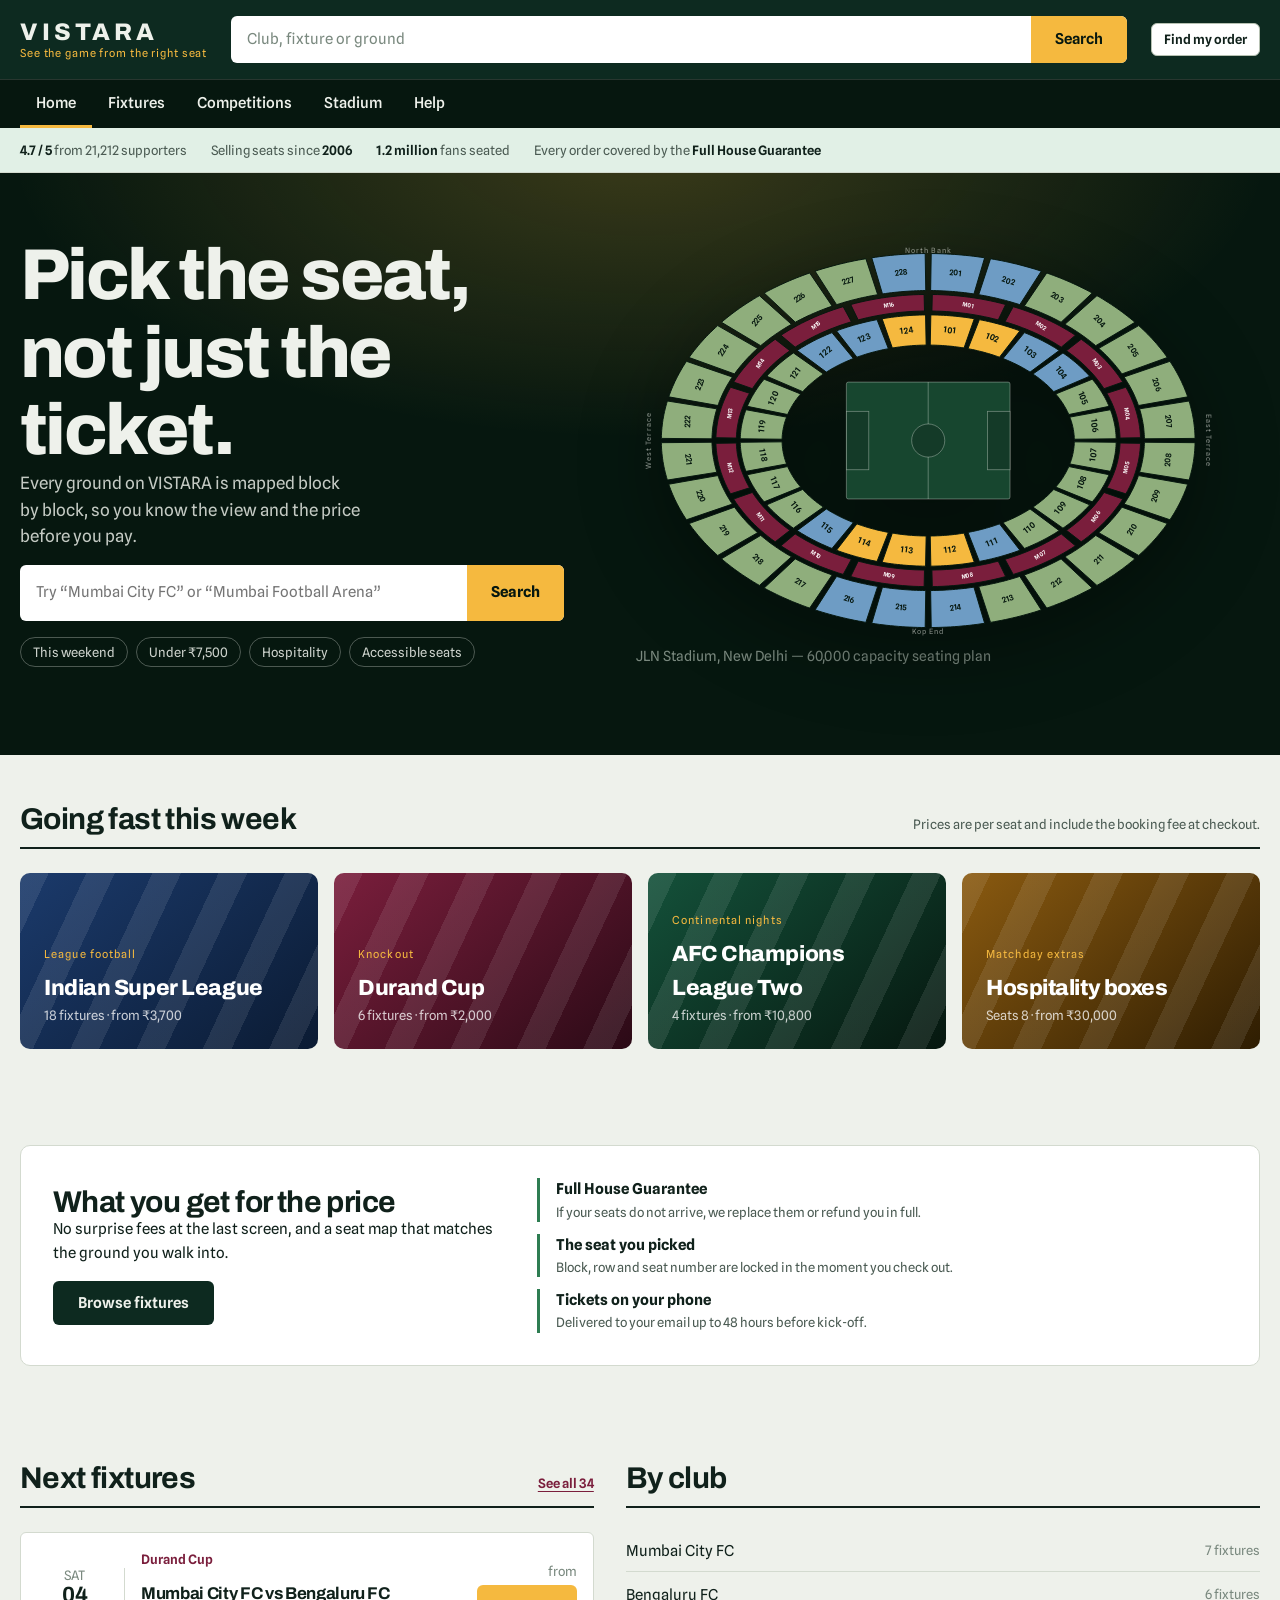
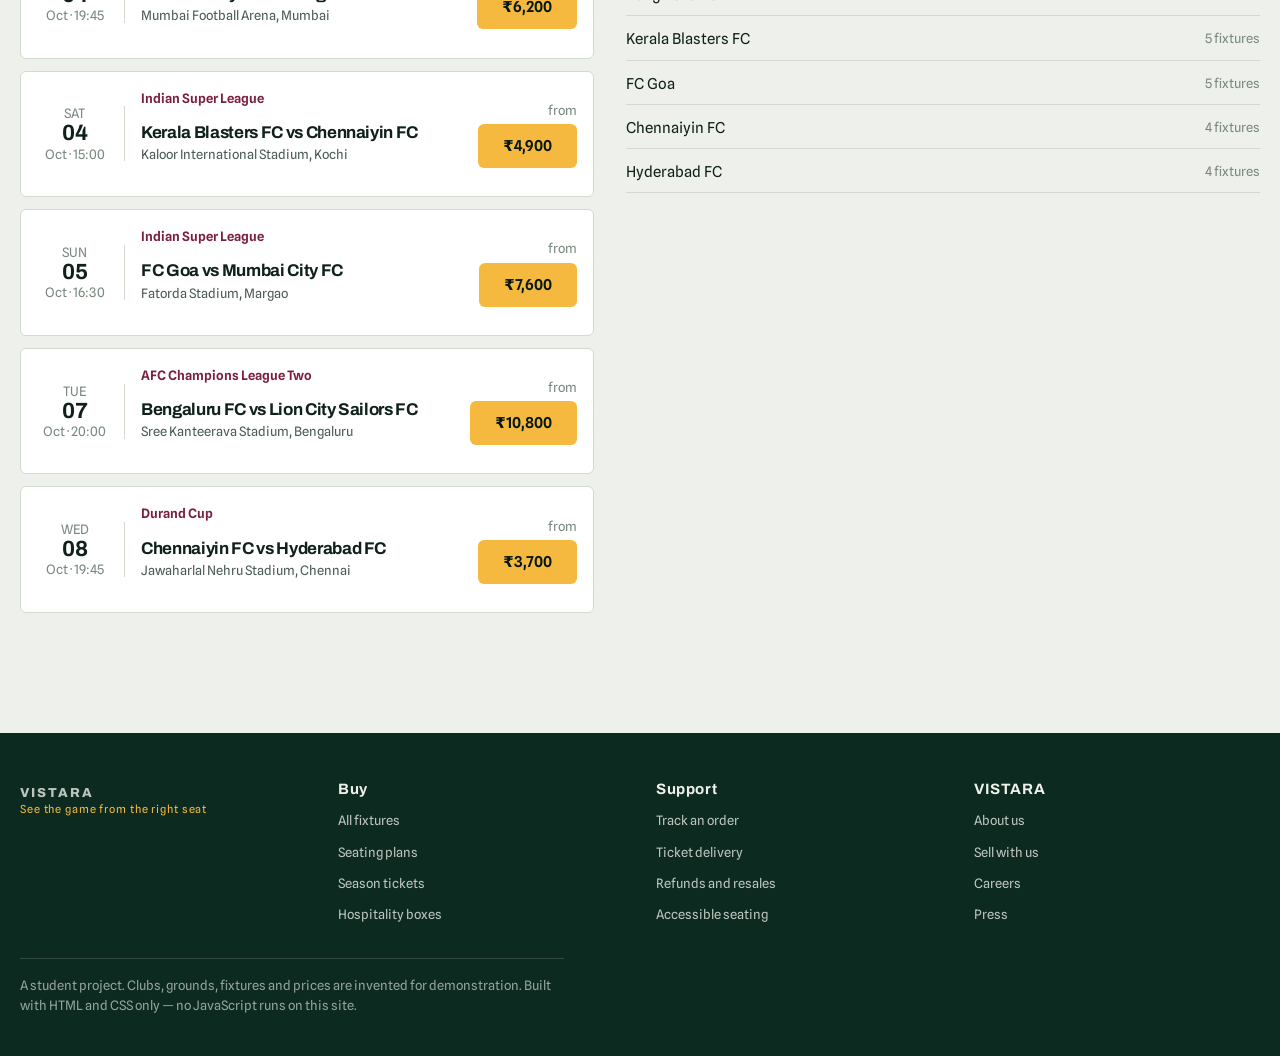
<file: index.html>
<!DOCTYPE html>
<html lang="en">
<head>
  <meta charset="utf-8">
  <meta name="viewport" content="width=device-width, initial-scale=1">
  <title>Football tickets, seat by seat · VISTARA</title>
  <meta name="description" content="Pick your exact seat for Indian Super League and cup football. Interactive seating plans, clear prices.">
  <link rel="preconnect" href="https://fonts.googleapis.com">
<link rel="preconnect" href="https://fonts.gstatic.com" crossorigin>
<link href="https://fonts.googleapis.com/css2?family=Archivo:wght@600;700;800&family=Spline+Sans:wght@400;500;600&family=Spline+Sans+Mono:wght@400;600&display=swap" rel="stylesheet">
  <link rel="stylesheet" href="css/tokens.css">
  <link rel="stylesheet" href="css/base.css">
  <link rel="stylesheet" href="css/components.css">
  <style>
    /* Make hero stadium eventless on index page */
    .hero__bowl {
      pointer-events: none !important;
      user-select: none !important;
    }
    .hero__bowl .bowl,
    .hero__bowl .bowl * {
      pointer-events: none !important;
      cursor: default !important;
    }
    .hero__bowl .blk:hover path {
      filter: none !important;
      stroke: var(--pitch-deep) !important;
    }
    .hero__bowl a.blk {
      pointer-events: none !important;
      cursor: default !important;
    }
  </style>
</head>
<body>
<a class="skip" href="#main">Skip to main content</a>

<header class="masthead">
  <div class="shell masthead__bar">
    <a class="wordmark" href="index.html">VISTARA<span>See the game from the right seat</span></a>
    <form class="searchbar" action="fixtures.html" method="get" role="search">
      <label class="visually-hidden" for="q">Search clubs, fixtures or grounds</label>
      <input id="q" name="q" type="text" placeholder="Club, fixture or ground">
      <button type="submit">Search</button>
    </form>
    <div class="masthead__aside">
      <a class="btn btn--ghost btn--sm" href="track.html">Find my order</a>
    </div>
  </div>
  <nav class="nav" aria-label="Primary">
    <div class="shell">
      <ul>
        <li><a href="index.html" aria-current="page">Home</a></li>
        <li><a href="fixtures.html">Fixtures</a></li>
        <li>
          <a href="fixtures.html#competitions">Competitions</a>
          <ul class="submenu">
            <li><a href="fixtures.html">Indian Super League</a></li>
            <li><a href="fixtures.html">Durand Cup</a></li>
            <li><a href="fixtures.html">AFC Champions League Two</a></li>
            <li><a href="fixtures.html">Indian Women's League</a></li>
          </ul>
        </li>
        <li>
          <a href="event.html">Stadium</a>
          <ul class="submenu">
            <li><a href="event.html">JLN Stadium, New Delhi</a></li>
          </ul>
        </li>
        <li>
          <a href="track.html">Help</a>
          <ul class="submenu">
            <li><a href="track.html">Track an order</a></li>
            <li><a href="track.html#delivery">Ticket delivery</a></li>
            <li><a href="track.html#refunds">Refunds</a></li>
          </ul>
        </li>
      </ul>
    </div>
  </nav>
</header>

<div class="assurance">
  <div class="shell">
    <span><b>4.7 / 5</b> from 21,212 supporters</span>
    <span>Selling seats since <b>2006</b></span>
    <span><b>1.2 million</b> fans seated</span>
    <span>Every order covered by the <b>Full House Guarantee</b></span>
  </div>
</div>

<main id="main">

  <section class="hero">
    <div class="shell hero__grid">
      <div>
        <h1>Pick the seat, not just the ticket.</h1>
        <p class="hero__lede">Every ground on VISTARA is mapped block by block, so you know the view and the price before you pay.</p>
        <form class="hero__search" action="fixtures.html" method="get">
          <label class="visually-hidden" for="hero-q">Search clubs, fixtures or grounds</label>
          <input id="hero-q" name="q" type="text" placeholder="Try “Mumbai City FC” or “Mumbai Football Arena”">
          <button type="submit">Search</button>
        </form>
        <div class="hero__quick">
          <a href="fixtures.html">This weekend</a>
          <a href="fixtures.html">Under ₹7,500</a>
          <a href="event.html">Hospitality</a>
          <a href="seats.html">Accessible seats</a>
        </div>
      </div>
      <figure class="hero__bowl">
        <svg class="bowl" viewBox="0 0 1200 840" role="img" xmlns="http://www.w3.org/2000/svg" aria-labelledby="bowl-title">
<title id="bowl-title">Seating plan. Blocks are grouped into four price bands.</title>
<g class="bowl-pitch">
<rect x="432" y="300" width="336" height="240" rx="4"/>
<line x1="600" y1="300" x2="600" y2="540"/>
<circle cx="600" cy="420" r="34" fill="none"/>
<rect x="432" y="360" width="46" height="120" fill="none"/>
<rect x="722" y="360" width="46" height="120" fill="none"/>
</g>
<g class="ring ring--lower">
<a class="blk blk--gold" href="seats.html#b101" aria-label="Block 101, from ₹19,100"><path d="M 605.4 162.0 L 611.8 162.1 L 618.3 162.3 L 624.7 162.5 L 631.1 162.8 L 637.6 163.2 L 644.0 163.7 L 650.4 164.2 L 656.8 164.8 L 663.1 165.5 L 669.5 166.2 L 675.8 167.0 L 682.1 167.9 L 688.4 168.9 L 694.7 169.9 L 673.6 230.0 L 668.7 229.2 L 663.8 228.5 L 658.9 227.8 L 654.0 227.2 L 649.1 226.6 L 644.1 226.1 L 639.2 225.7 L 634.2 225.3 L 629.2 224.9 L 624.2 224.6 L 619.2 224.4 L 614.2 224.2 L 609.2 224.1 L 604.2 224.0 Z"/><text x="644.8" y="194.9" font-size="17" transform="rotate(7.5 644.8 194.9)">101</text></a>
<a class="blk blk--gold" href="seats.html#b102" aria-label="Block 102, from ₹19,100"><path d="M 705.1 171.7 L 711.3 173.0 L 717.4 174.2 L 723.6 175.6 L 729.7 177.0 L 735.7 178.5 L 741.7 180.0 L 747.7 181.6 L 753.7 183.3 L 759.5 185.1 L 765.4 186.9 L 771.2 188.8 L 777.0 190.7 L 782.7 192.7 L 788.3 194.8 L 746.4 248.9 L 742.0 247.3 L 737.5 245.8 L 733.1 244.3 L 728.5 242.9 L 724.0 241.5 L 719.4 240.2 L 714.8 238.9 L 710.2 237.7 L 705.5 236.5 L 700.8 235.4 L 696.0 234.3 L 691.3 233.3 L 686.5 232.3 L 681.7 231.4 Z"/><text x="731.3" y="210.3" font-size="17" transform="rotate(22.5 731.3 210.3)">102</text></a>
<a class="blk blk--silver" href="seats.html#b103" aria-label="Block 103, from ₹12,000"><path d="M 797.6 198.4 L 803.2 200.6 L 808.6 202.9 L 814.0 205.3 L 819.3 207.7 L 824.6 210.2 L 829.8 212.7 L 835.0 215.3 L 840.1 218.0 L 845.1 220.7 L 850.0 223.4 L 854.9 226.3 L 859.7 229.1 L 864.4 232.1 L 869.1 235.0 L 809.1 279.5 L 805.5 277.2 L 801.8 275.0 L 798.1 272.8 L 794.3 270.7 L 790.5 268.6 L 786.6 266.5 L 782.6 264.5 L 778.6 262.5 L 774.6 260.6 L 770.5 258.7 L 766.3 256.9 L 762.1 255.1 L 757.9 253.3 L 753.6 251.6 Z"/><text x="808.8" y="239.9" font-size="17" transform="rotate(37.5 808.8 239.9)">103</text></a>
<a class="blk blk--silver" href="seats.html#b104" aria-label="Block 104, from ₹12,000"><path d="M 876.7 240.1 L 881.2 243.2 L 885.6 246.4 L 889.9 249.6 L 894.1 252.9 L 898.2 256.2 L 902.3 259.5 L 906.2 262.9 L 910.1 266.4 L 913.9 269.9 L 917.6 273.4 L 921.2 277.0 L 924.8 280.6 L 928.2 284.2 L 931.6 287.9 L 857.7 319.6 L 855.1 316.8 L 852.4 314.1 L 849.7 311.3 L 846.9 308.6 L 844.0 305.9 L 841.0 303.3 L 838.0 300.7 L 834.9 298.1 L 831.8 295.6 L 828.6 293.0 L 825.3 290.6 L 821.9 288.1 L 818.5 285.7 L 815.1 283.4 Z"/><text x="872.1" y="281.8" font-size="17" transform="rotate(52.5 872.1 281.8)">104</text></a>
<a class="blk blk--bronze" href="seats.html#b105" aria-label="Block 105, from ₹6,200"><path d="M 936.9 294.1 L 940.0 297.9 L 943.1 301.7 L 946.0 305.6 L 948.8 309.5 L 951.5 313.4 L 954.1 317.3 L 956.6 321.3 L 959.0 325.3 L 961.4 329.3 L 963.6 333.3 L 965.7 337.4 L 967.7 341.5 L 969.6 345.6 L 971.4 349.8 L 888.7 366.6 L 887.3 363.5 L 885.8 360.4 L 884.2 357.3 L 882.6 354.2 L 880.8 351.1 L 879.0 348.0 L 877.2 345.0 L 875.2 342.0 L 873.2 339.0 L 871.1 336.0 L 868.9 333.1 L 866.6 330.1 L 864.3 327.3 L 861.9 324.4 Z"/><text x="916.9" y="333.1" font-size="17" transform="rotate(67.5 916.9 333.1)">105</text></a>
<a class="blk blk--bronze" href="seats.html#b106" aria-label="Block 106, from ₹6,200"><path d="M 974.2 356.7 L 975.7 360.9 L 977.2 365.1 L 978.5 369.3 L 979.7 373.6 L 980.8 377.8 L 981.8 382.1 L 982.7 386.3 L 983.5 390.6 L 984.2 394.9 L 984.7 399.2 L 985.2 403.5 L 985.6 407.8 L 985.8 412.1 L 986.0 416.4 L 900.0 417.3 L 899.9 414.0 L 899.7 410.7 L 899.4 407.4 L 899.0 404.2 L 898.6 400.9 L 898.0 397.7 L 897.4 394.4 L 896.7 391.2 L 896.0 387.9 L 895.1 384.7 L 894.2 381.5 L 893.1 378.3 L 892.0 375.1 L 890.8 371.9 Z"/><text x="940.1" y="390.4" font-size="17" transform="rotate(82.5 940.1 390.4)">106</text></a>
<a class="blk blk--bronze" href="seats.html#b107" aria-label="Block 107, from ₹6,200"><path d="M 986.0 423.6 L 985.8 427.9 L 985.6 432.2 L 985.2 436.5 L 984.7 440.8 L 984.2 445.1 L 983.5 449.4 L 982.7 453.7 L 981.8 457.9 L 980.8 462.2 L 979.7 466.4 L 978.5 470.7 L 977.2 474.9 L 975.7 479.1 L 974.2 483.3 L 890.8 468.1 L 892.0 464.9 L 893.1 461.7 L 894.2 458.5 L 895.1 455.3 L 896.0 452.1 L 896.7 448.8 L 897.4 445.6 L 898.0 442.3 L 898.6 439.1 L 899.0 435.8 L 899.4 432.6 L 899.7 429.3 L 899.9 426.0 L 900.0 422.7 Z"/><text x="940.1" y="449.6" font-size="17" transform="rotate(-82.5 940.1 449.6)">107</text></a>
<a class="blk blk--bronze" href="seats.html#b108" aria-label="Block 108, from ₹6,200"><path d="M 971.4 490.2 L 969.6 494.4 L 967.7 498.5 L 965.7 502.6 L 963.6 506.7 L 961.4 510.7 L 959.0 514.7 L 956.6 518.7 L 954.1 522.7 L 951.5 526.6 L 948.8 530.5 L 946.0 534.4 L 943.1 538.3 L 940.0 542.1 L 936.9 545.9 L 861.9 515.6 L 864.3 512.7 L 866.6 509.9 L 868.9 506.9 L 871.1 504.0 L 873.2 501.0 L 875.2 498.0 L 877.2 495.0 L 879.0 492.0 L 880.8 488.9 L 882.6 485.8 L 884.2 482.7 L 885.8 479.6 L 887.3 476.5 L 888.7 473.4 Z"/><text x="916.9" y="506.9" font-size="17" transform="rotate(-67.5 916.9 506.9)">108</text></a>
<a class="blk blk--bronze" href="seats.html#b109" aria-label="Block 109, from ₹6,200"><path d="M 931.6 552.1 L 928.2 555.8 L 924.8 559.4 L 921.2 563.0 L 917.6 566.6 L 913.9 570.1 L 910.1 573.6 L 906.2 577.1 L 902.3 580.5 L 898.2 583.8 L 894.1 587.1 L 889.9 590.4 L 885.6 593.6 L 881.2 596.8 L 876.7 599.9 L 815.1 556.6 L 818.5 554.3 L 821.9 551.9 L 825.3 549.4 L 828.6 547.0 L 831.8 544.4 L 834.9 541.9 L 838.0 539.3 L 841.0 536.7 L 844.0 534.1 L 846.9 531.4 L 849.7 528.7 L 852.4 525.9 L 855.1 523.2 L 857.7 520.4 Z"/><text x="872.1" y="558.2" font-size="17" transform="rotate(-52.5 872.1 558.2)">109</text></a>
<a class="blk blk--bronze" href="seats.html#b110" aria-label="Block 110, from ₹6,200"><path d="M 869.1 605.0 L 864.4 607.9 L 859.7 610.9 L 854.9 613.7 L 850.0 616.6 L 845.1 619.3 L 840.1 622.0 L 835.0 624.7 L 829.8 627.3 L 824.6 629.8 L 819.3 632.3 L 814.0 634.7 L 808.6 637.1 L 803.2 639.4 L 797.6 641.6 L 753.6 588.4 L 757.9 586.7 L 762.1 584.9 L 766.3 583.1 L 770.5 581.3 L 774.6 579.4 L 778.6 577.5 L 782.6 575.5 L 786.6 573.5 L 790.5 571.4 L 794.3 569.3 L 798.1 567.2 L 801.8 565.0 L 805.5 562.8 L 809.1 560.5 Z"/><text x="808.8" y="600.1" font-size="17" transform="rotate(-37.5 808.8 600.1)">110</text></a>
<a class="blk blk--silver" href="seats.html#b111" aria-label="Block 111, from ₹12,000"><path d="M 788.3 645.2 L 782.7 647.3 L 777.0 649.3 L 771.2 651.2 L 765.4 653.1 L 759.5 654.9 L 753.7 656.7 L 747.7 658.4 L 741.7 660.0 L 735.7 661.5 L 729.7 663.0 L 723.6 664.4 L 717.4 665.8 L 711.3 667.0 L 705.1 668.3 L 681.7 608.6 L 686.5 607.7 L 691.3 606.7 L 696.0 605.7 L 700.8 604.6 L 705.5 603.5 L 710.2 602.3 L 714.8 601.1 L 719.4 599.8 L 724.0 598.5 L 728.5 597.1 L 733.1 595.7 L 737.5 594.2 L 742.0 592.7 L 746.4 591.1 Z"/><text x="731.3" y="629.7" font-size="17" transform="rotate(-22.5 731.3 629.7)">111</text></a>
<a class="blk blk--gold" href="seats.html#b112" aria-label="Block 112, from ₹19,100"><path d="M 694.7 670.1 L 688.4 671.1 L 682.1 672.1 L 675.8 673.0 L 669.5 673.8 L 663.1 674.5 L 656.8 675.2 L 650.4 675.8 L 644.0 676.3 L 637.6 676.8 L 631.1 677.2 L 624.7 677.5 L 618.3 677.7 L 611.8 677.9 L 605.4 678.0 L 604.2 616.0 L 609.2 615.9 L 614.2 615.8 L 619.2 615.6 L 624.2 615.4 L 629.2 615.1 L 634.2 614.7 L 639.2 614.3 L 644.1 613.9 L 649.1 613.4 L 654.0 612.8 L 658.9 612.2 L 663.8 611.5 L 668.7 610.8 L 673.6 610.0 Z"/><text x="644.8" y="645.1" font-size="17" transform="rotate(-7.5 644.8 645.1)">112</text></a>
<a class="blk blk--gold" href="seats.html#b113" aria-label="Block 113, from ₹19,100"><path d="M 594.6 678.0 L 588.2 677.9 L 581.7 677.7 L 575.3 677.5 L 568.9 677.2 L 562.4 676.8 L 556.0 676.3 L 549.6 675.8 L 543.2 675.2 L 536.9 674.5 L 530.5 673.8 L 524.2 673.0 L 517.9 672.1 L 511.6 671.1 L 505.3 670.1 L 526.4 610.0 L 531.3 610.8 L 536.2 611.5 L 541.1 612.2 L 546.0 612.8 L 550.9 613.4 L 555.9 613.9 L 560.8 614.3 L 565.8 614.7 L 570.8 615.1 L 575.8 615.4 L 580.8 615.6 L 585.8 615.8 L 590.8 615.9 L 595.8 616.0 Z"/><text x="555.2" y="645.1" font-size="17" transform="rotate(7.5 555.2 645.1)">113</text></a>
<a class="blk blk--gold" href="seats.html#b114" aria-label="Block 114, from ₹19,100"><path d="M 494.9 668.3 L 488.7 667.0 L 482.6 665.8 L 476.4 664.4 L 470.3 663.0 L 464.3 661.5 L 458.3 660.0 L 452.3 658.4 L 446.3 656.7 L 440.5 654.9 L 434.6 653.1 L 428.8 651.2 L 423.0 649.3 L 417.3 647.3 L 411.7 645.2 L 453.6 591.1 L 458.0 592.7 L 462.5 594.2 L 466.9 595.7 L 471.5 597.1 L 476.0 598.5 L 480.6 599.8 L 485.2 601.1 L 489.8 602.3 L 494.5 603.5 L 499.2 604.6 L 504.0 605.7 L 508.7 606.7 L 513.5 607.7 L 518.3 608.6 Z"/><text x="468.7" y="629.7" font-size="17" transform="rotate(22.5 468.7 629.7)">114</text></a>
<a class="blk blk--silver" href="seats.html#b115" aria-label="Block 115, from ₹12,000"><path d="M 402.4 641.6 L 396.8 639.4 L 391.4 637.1 L 386.0 634.7 L 380.7 632.3 L 375.4 629.8 L 370.2 627.3 L 365.0 624.7 L 359.9 622.0 L 354.9 619.3 L 350.0 616.6 L 345.1 613.7 L 340.3 610.9 L 335.6 607.9 L 330.9 605.0 L 390.9 560.5 L 394.5 562.8 L 398.2 565.0 L 401.9 567.2 L 405.7 569.3 L 409.5 571.4 L 413.4 573.5 L 417.4 575.5 L 421.4 577.5 L 425.4 579.4 L 429.5 581.3 L 433.7 583.1 L 437.9 584.9 L 442.1 586.7 L 446.4 588.4 Z"/><text x="391.2" y="600.1" font-size="17" transform="rotate(37.5 391.2 600.1)">115</text></a>
<a class="blk blk--bronze" href="seats.html#b116" aria-label="Block 116, from ₹6,200"><path d="M 323.3 599.9 L 318.8 596.8 L 314.4 593.6 L 310.1 590.4 L 305.9 587.1 L 301.8 583.8 L 297.7 580.5 L 293.8 577.1 L 289.9 573.6 L 286.1 570.1 L 282.4 566.6 L 278.8 563.0 L 275.2 559.4 L 271.8 555.8 L 268.4 552.1 L 342.3 520.4 L 344.9 523.2 L 347.6 525.9 L 350.3 528.7 L 353.1 531.4 L 356.0 534.1 L 359.0 536.7 L 362.0 539.3 L 365.1 541.9 L 368.2 544.4 L 371.4 547.0 L 374.7 549.4 L 378.1 551.9 L 381.5 554.3 L 384.9 556.6 Z"/><text x="327.9" y="558.2" font-size="17" transform="rotate(52.5 327.9 558.2)">116</text></a>
<a class="blk blk--bronze" href="seats.html#b117" aria-label="Block 117, from ₹6,200"><path d="M 263.1 545.9 L 260.0 542.1 L 256.9 538.3 L 254.0 534.4 L 251.2 530.5 L 248.5 526.6 L 245.9 522.7 L 243.4 518.7 L 241.0 514.7 L 238.6 510.7 L 236.4 506.7 L 234.3 502.6 L 232.3 498.5 L 230.4 494.4 L 228.6 490.2 L 311.3 473.4 L 312.7 476.5 L 314.2 479.6 L 315.8 482.7 L 317.4 485.8 L 319.2 488.9 L 321.0 492.0 L 322.8 495.0 L 324.8 498.0 L 326.8 501.0 L 328.9 504.0 L 331.1 506.9 L 333.4 509.9 L 335.7 512.7 L 338.1 515.6 Z"/><text x="283.1" y="506.9" font-size="17" transform="rotate(67.5 283.1 506.9)">117</text></a>
<a class="blk blk--bronze" href="seats.html#b118" aria-label="Block 118, from ₹6,200"><path d="M 225.8 483.3 L 224.3 479.1 L 222.8 474.9 L 221.5 470.7 L 220.3 466.4 L 219.2 462.2 L 218.2 457.9 L 217.3 453.7 L 216.5 449.4 L 215.8 445.1 L 215.3 440.8 L 214.8 436.5 L 214.4 432.2 L 214.2 427.9 L 214.0 423.6 L 300.0 422.7 L 300.1 426.0 L 300.3 429.3 L 300.6 432.6 L 301.0 435.8 L 301.4 439.1 L 302.0 442.3 L 302.6 445.6 L 303.3 448.8 L 304.0 452.1 L 304.9 455.3 L 305.8 458.5 L 306.9 461.7 L 308.0 464.9 L 309.2 468.1 Z"/><text x="259.9" y="449.6" font-size="17" transform="rotate(82.5 259.9 449.6)">118</text></a>
<a class="blk blk--bronze" href="seats.html#b119" aria-label="Block 119, from ₹6,200"><path d="M 214.0 416.4 L 214.2 412.1 L 214.4 407.8 L 214.8 403.5 L 215.3 399.2 L 215.8 394.9 L 216.5 390.6 L 217.3 386.3 L 218.2 382.1 L 219.2 377.8 L 220.3 373.6 L 221.5 369.3 L 222.8 365.1 L 224.3 360.9 L 225.8 356.7 L 309.2 371.9 L 308.0 375.1 L 306.9 378.3 L 305.8 381.5 L 304.9 384.7 L 304.0 387.9 L 303.3 391.2 L 302.6 394.4 L 302.0 397.7 L 301.4 400.9 L 301.0 404.2 L 300.6 407.4 L 300.3 410.7 L 300.1 414.0 L 300.0 417.3 Z"/><text x="259.9" y="390.4" font-size="17" transform="rotate(-82.5 259.9 390.4)">119</text></a>
<a class="blk blk--bronze" href="seats.html#b120" aria-label="Block 120, from ₹6,200"><path d="M 228.6 349.8 L 230.4 345.6 L 232.3 341.5 L 234.3 337.4 L 236.4 333.3 L 238.6 329.3 L 241.0 325.3 L 243.4 321.3 L 245.9 317.3 L 248.5 313.4 L 251.2 309.5 L 254.0 305.6 L 256.9 301.7 L 260.0 297.9 L 263.1 294.1 L 338.1 324.4 L 335.7 327.3 L 333.4 330.1 L 331.1 333.1 L 328.9 336.0 L 326.8 339.0 L 324.8 342.0 L 322.8 345.0 L 321.0 348.0 L 319.2 351.1 L 317.4 354.2 L 315.8 357.3 L 314.2 360.4 L 312.7 363.5 L 311.3 366.6 Z"/><text x="283.1" y="333.1" font-size="17" transform="rotate(-67.5 283.1 333.1)">120</text></a>
<a class="blk blk--bronze" href="seats.html#b121" aria-label="Block 121, from ₹6,200"><path d="M 268.4 287.9 L 271.8 284.2 L 275.2 280.6 L 278.8 277.0 L 282.4 273.4 L 286.1 269.9 L 289.9 266.4 L 293.8 262.9 L 297.7 259.5 L 301.8 256.2 L 305.9 252.9 L 310.1 249.6 L 314.4 246.4 L 318.8 243.2 L 323.3 240.1 L 384.9 283.4 L 381.5 285.7 L 378.1 288.1 L 374.7 290.6 L 371.4 293.0 L 368.2 295.6 L 365.1 298.1 L 362.0 300.7 L 359.0 303.3 L 356.0 305.9 L 353.1 308.6 L 350.3 311.3 L 347.6 314.1 L 344.9 316.8 L 342.3 319.6 Z"/><text x="327.9" y="281.8" font-size="17" transform="rotate(-52.5 327.9 281.8)">121</text></a>
<a class="blk blk--silver" href="seats.html#b122" aria-label="Block 122, from ₹12,000"><path d="M 330.9 235.0 L 335.6 232.1 L 340.3 229.1 L 345.1 226.3 L 350.0 223.4 L 354.9 220.7 L 359.9 218.0 L 365.0 215.3 L 370.2 212.7 L 375.4 210.2 L 380.7 207.7 L 386.0 205.3 L 391.4 202.9 L 396.8 200.6 L 402.4 198.4 L 446.4 251.6 L 442.1 253.3 L 437.9 255.1 L 433.7 256.9 L 429.5 258.7 L 425.4 260.6 L 421.4 262.5 L 417.4 264.5 L 413.4 266.5 L 409.5 268.6 L 405.7 270.7 L 401.9 272.8 L 398.2 275.0 L 394.5 277.2 L 390.9 279.5 Z"/><text x="391.2" y="239.9" font-size="17" transform="rotate(-37.5 391.2 239.9)">122</text></a>
<a class="blk blk--silver" href="seats.html#b123" aria-label="Block 123, from ₹12,000"><path d="M 411.7 194.8 L 417.3 192.7 L 423.0 190.7 L 428.8 188.8 L 434.6 186.9 L 440.5 185.1 L 446.3 183.3 L 452.3 181.6 L 458.3 180.0 L 464.3 178.5 L 470.3 177.0 L 476.4 175.6 L 482.6 174.2 L 488.7 173.0 L 494.9 171.7 L 518.3 231.4 L 513.5 232.3 L 508.7 233.3 L 504.0 234.3 L 499.2 235.4 L 494.5 236.5 L 489.8 237.7 L 485.2 238.9 L 480.6 240.2 L 476.0 241.5 L 471.5 242.9 L 466.9 244.3 L 462.5 245.8 L 458.0 247.3 L 453.6 248.9 Z"/><text x="468.7" y="210.3" font-size="17" transform="rotate(-22.5 468.7 210.3)">123</text></a>
<a class="blk blk--gold" href="seats.html#b124" aria-label="Block 124, from ₹19,100"><path d="M 505.3 169.9 L 511.6 168.9 L 517.9 167.9 L 524.2 167.0 L 530.5 166.2 L 536.9 165.5 L 543.2 164.8 L 549.6 164.2 L 556.0 163.7 L 562.4 163.2 L 568.9 162.8 L 575.3 162.5 L 581.7 162.3 L 588.2 162.1 L 594.6 162.0 L 595.8 224.0 L 590.8 224.1 L 585.8 224.2 L 580.8 224.4 L 575.8 224.6 L 570.8 224.9 L 565.8 225.3 L 560.8 225.7 L 555.9 226.1 L 550.9 226.6 L 546.0 227.2 L 541.1 227.8 L 536.2 228.5 L 531.3 229.2 L 526.4 230.0 Z"/><text x="555.2" y="194.9" font-size="17" transform="rotate(-7.5 555.2 194.9)">124</text></a>
</g>
<g class="ring ring--boxes">
<a class="blk blk--box" href="seats.html#bM01" aria-label="Block M01, from ₹30,000"><path d="M 608.4 120.1 L 619.4 120.3 L 630.4 120.7 L 641.4 121.4 L 652.4 122.2 L 663.3 123.2 L 674.2 124.4 L 685.1 125.8 L 695.9 127.3 L 706.6 129.1 L 717.2 131.1 L 727.8 133.2 L 738.3 135.5 L 748.8 138.0 L 759.1 140.7 L 743.8 172.3 L 734.4 170.0 L 725.0 167.7 L 715.5 165.7 L 706.0 163.8 L 696.3 162.1 L 686.6 160.5 L 676.9 159.1 L 667.1 157.9 L 657.2 156.8 L 647.3 155.9 L 637.4 155.2 L 627.5 154.6 L 617.5 154.3 L 607.6 154.0 Z"/><text x="681.0" y="142.4" font-size="12" transform="rotate(11.2 681.0 142.4)">M01</text></a>
<a class="blk blk--box" href="seats.html#bM02" aria-label="Block M02, from ₹30,000"><path d="M 774.6 145.1 L 784.6 148.2 L 794.5 151.5 L 804.4 155.0 L 814.0 158.6 L 823.6 162.4 L 833.0 166.4 L 842.2 170.6 L 851.3 174.9 L 860.3 179.3 L 869.0 183.9 L 877.6 188.7 L 886.0 193.6 L 894.3 198.6 L 902.3 203.8 L 873.2 228.3 L 865.9 223.7 L 858.5 219.2 L 850.9 214.9 L 843.1 210.7 L 835.2 206.6 L 827.1 202.6 L 818.9 198.8 L 810.5 195.2 L 802.0 191.6 L 793.4 188.3 L 784.7 185.0 L 775.8 181.9 L 766.8 179.0 L 757.7 176.2 Z"/><text x="830.6" y="184.7" font-size="12" transform="rotate(33.8 830.6 184.7)">M02</text></a>
<a class="blk blk--box" href="seats.html#bM03" aria-label="Block M03, from ₹30,000"><path d="M 914.2 212.0 L 921.7 217.5 L 929.1 223.2 L 936.2 229.0 L 943.1 234.9 L 949.8 240.9 L 956.3 247.1 L 962.5 253.3 L 968.5 259.7 L 974.3 266.2 L 979.8 272.7 L 985.1 279.4 L 990.2 286.1 L 995.0 293.0 L 999.5 299.9 L 961.0 313.5 L 956.9 307.4 L 952.6 301.3 L 948.0 295.3 L 943.3 289.4 L 938.3 283.6 L 933.0 277.9 L 927.6 272.2 L 922.0 266.7 L 916.1 261.2 L 910.1 255.9 L 903.8 250.6 L 897.4 245.5 L 890.7 240.5 L 883.9 235.6 Z"/><text x="945.1" y="262.8" font-size="12" transform="rotate(56.2 945.1 262.8)">M03</text></a>
<a class="blk blk--box" href="seats.html#bM04" aria-label="Block M04, from ₹30,000"><path d="M 1005.9 310.5 L 1009.8 317.6 L 1013.5 324.8 L 1016.8 332.0 L 1019.9 339.3 L 1022.8 346.7 L 1025.3 354.0 L 1027.6 361.5 L 1029.6 368.9 L 1031.4 376.4 L 1032.8 384.0 L 1034.0 391.5 L 1034.9 399.1 L 1035.6 406.7 L 1035.9 414.2 L 993.9 414.9 L 993.6 408.2 L 993.0 401.4 L 992.2 394.7 L 991.1 388.0 L 989.8 381.4 L 988.3 374.7 L 986.4 368.1 L 984.4 361.5 L 982.0 355.0 L 979.5 348.5 L 976.7 342.0 L 973.6 335.6 L 970.4 329.2 L 966.8 322.9 Z"/><text x="1007.0" y="364.8" font-size="12" transform="rotate(78.8 1007.0 364.8)">M04</text></a>
<a class="blk blk--box" href="seats.html#bM05" aria-label="Block M05, from ₹30,000"><path d="M 1035.9 425.8 L 1035.6 433.3 L 1034.9 440.9 L 1034.0 448.5 L 1032.8 456.0 L 1031.4 463.6 L 1029.6 471.1 L 1027.6 478.5 L 1025.3 486.0 L 1022.8 493.3 L 1019.9 500.7 L 1016.8 508.0 L 1013.5 515.2 L 1009.8 522.4 L 1005.9 529.5 L 966.8 517.1 L 970.4 510.8 L 973.6 504.4 L 976.7 498.0 L 979.5 491.5 L 982.0 485.0 L 984.4 478.5 L 986.4 471.9 L 988.3 465.3 L 989.8 458.6 L 991.1 452.0 L 992.2 445.3 L 993.0 438.6 L 993.6 431.8 L 993.9 425.1 Z"/><text x="1007.0" y="475.2" font-size="12" transform="rotate(-78.8 1007.0 475.2)">M05</text></a>
<a class="blk blk--box" href="seats.html#bM06" aria-label="Block M06, from ₹30,000"><path d="M 999.5 540.1 L 995.0 547.0 L 990.2 553.9 L 985.1 560.6 L 979.8 567.3 L 974.3 573.8 L 968.5 580.3 L 962.5 586.7 L 956.3 592.9 L 949.8 599.1 L 943.1 605.1 L 936.2 611.0 L 929.1 616.8 L 921.7 622.5 L 914.2 628.0 L 883.9 604.4 L 890.7 599.5 L 897.4 594.5 L 903.8 589.4 L 910.1 584.1 L 916.1 578.8 L 922.0 573.3 L 927.6 567.8 L 933.0 562.1 L 938.3 556.4 L 943.3 550.6 L 948.0 544.7 L 952.6 538.7 L 956.9 532.6 L 961.0 526.5 Z"/><text x="945.1" y="577.2" font-size="12" transform="rotate(-56.2 945.1 577.2)">M06</text></a>
<a class="blk blk--box" href="seats.html#bM07" aria-label="Block M07, from ₹30,000"><path d="M 902.3 636.2 L 894.3 641.4 L 886.0 646.4 L 877.6 651.3 L 869.0 656.1 L 860.3 660.7 L 851.3 665.1 L 842.2 669.4 L 833.0 673.6 L 823.6 677.6 L 814.0 681.4 L 804.4 685.0 L 794.5 688.5 L 784.6 691.8 L 774.6 694.9 L 757.7 663.8 L 766.8 661.0 L 775.8 658.1 L 784.7 655.0 L 793.4 651.7 L 802.0 648.4 L 810.5 644.8 L 818.9 641.2 L 827.1 637.4 L 835.2 633.4 L 843.1 629.3 L 850.9 625.1 L 858.5 620.8 L 865.9 616.3 L 873.2 611.7 Z"/><text x="830.6" y="655.3" font-size="12" transform="rotate(-33.8 830.6 655.3)">M07</text></a>
<a class="blk blk--box" href="seats.html#bM08" aria-label="Block M08, from ₹30,000"><path d="M 759.1 699.3 L 748.8 702.0 L 738.3 704.5 L 727.8 706.8 L 717.2 708.9 L 706.6 710.9 L 695.9 712.7 L 685.1 714.2 L 674.2 715.6 L 663.3 716.8 L 652.4 717.8 L 641.4 718.6 L 630.4 719.3 L 619.4 719.7 L 608.4 719.9 L 607.6 686.0 L 617.5 685.7 L 627.5 685.4 L 637.4 684.8 L 647.3 684.1 L 657.2 683.2 L 667.1 682.1 L 676.9 680.9 L 686.6 679.5 L 696.3 677.9 L 706.0 676.2 L 715.5 674.3 L 725.0 672.3 L 734.4 670.0 L 743.8 667.7 Z"/><text x="681.0" y="697.6" font-size="12" transform="rotate(-11.2 681.0 697.6)">M08</text></a>
<a class="blk blk--box" href="seats.html#bM09" aria-label="Block M09, from ₹30,000"><path d="M 591.6 719.9 L 580.6 719.7 L 569.6 719.3 L 558.6 718.6 L 547.6 717.8 L 536.7 716.8 L 525.8 715.6 L 514.9 714.2 L 504.1 712.7 L 493.4 710.9 L 482.8 708.9 L 472.2 706.8 L 461.7 704.5 L 451.2 702.0 L 440.9 699.3 L 456.2 667.7 L 465.6 670.0 L 475.0 672.3 L 484.5 674.3 L 494.0 676.2 L 503.7 677.9 L 513.4 679.5 L 523.1 680.9 L 532.9 682.1 L 542.8 683.2 L 552.7 684.1 L 562.6 684.8 L 572.5 685.4 L 582.5 685.7 L 592.4 686.0 Z"/><text x="519.0" y="697.6" font-size="12" transform="rotate(11.2 519.0 697.6)">M09</text></a>
<a class="blk blk--box" href="seats.html#bM10" aria-label="Block M10, from ₹30,000"><path d="M 425.4 694.9 L 415.4 691.8 L 405.5 688.5 L 395.6 685.0 L 386.0 681.4 L 376.4 677.6 L 367.0 673.6 L 357.8 669.4 L 348.7 665.1 L 339.7 660.7 L 331.0 656.1 L 322.4 651.3 L 314.0 646.4 L 305.7 641.4 L 297.7 636.2 L 326.8 611.7 L 334.1 616.3 L 341.5 620.8 L 349.1 625.1 L 356.9 629.3 L 364.8 633.4 L 372.9 637.4 L 381.1 641.2 L 389.5 644.8 L 398.0 648.4 L 406.6 651.7 L 415.3 655.0 L 424.2 658.1 L 433.2 661.0 L 442.3 663.8 Z"/><text x="369.4" y="655.3" font-size="12" transform="rotate(33.8 369.4 655.3)">M10</text></a>
<a class="blk blk--box" href="seats.html#bM11" aria-label="Block M11, from ₹30,000"><path d="M 285.8 628.0 L 278.3 622.5 L 270.9 616.8 L 263.8 611.0 L 256.9 605.1 L 250.2 599.1 L 243.7 592.9 L 237.5 586.7 L 231.5 580.3 L 225.7 573.8 L 220.2 567.3 L 214.9 560.6 L 209.8 553.9 L 205.0 547.0 L 200.5 540.1 L 239.0 526.5 L 243.1 532.6 L 247.4 538.7 L 252.0 544.7 L 256.7 550.6 L 261.7 556.4 L 267.0 562.1 L 272.4 567.8 L 278.0 573.3 L 283.9 578.8 L 289.9 584.1 L 296.2 589.4 L 302.6 594.5 L 309.3 599.5 L 316.1 604.4 Z"/><text x="254.9" y="577.2" font-size="12" transform="rotate(56.2 254.9 577.2)">M11</text></a>
<a class="blk blk--box" href="seats.html#bM12" aria-label="Block M12, from ₹30,000"><path d="M 194.1 529.5 L 190.2 522.4 L 186.5 515.2 L 183.2 508.0 L 180.1 500.7 L 177.2 493.3 L 174.7 486.0 L 172.4 478.5 L 170.4 471.1 L 168.6 463.6 L 167.2 456.0 L 166.0 448.5 L 165.1 440.9 L 164.4 433.3 L 164.1 425.8 L 206.1 425.1 L 206.4 431.8 L 207.0 438.6 L 207.8 445.3 L 208.9 452.0 L 210.2 458.6 L 211.7 465.3 L 213.6 471.9 L 215.6 478.5 L 218.0 485.0 L 220.5 491.5 L 223.3 498.0 L 226.4 504.4 L 229.6 510.8 L 233.2 517.1 Z"/><text x="193.0" y="475.2" font-size="12" transform="rotate(78.8 193.0 475.2)">M12</text></a>
<a class="blk blk--box" href="seats.html#bM13" aria-label="Block M13, from ₹30,000"><path d="M 164.1 414.2 L 164.4 406.7 L 165.1 399.1 L 166.0 391.5 L 167.2 384.0 L 168.6 376.4 L 170.4 368.9 L 172.4 361.5 L 174.7 354.0 L 177.2 346.7 L 180.1 339.3 L 183.2 332.0 L 186.5 324.8 L 190.2 317.6 L 194.1 310.5 L 233.2 322.9 L 229.6 329.2 L 226.4 335.6 L 223.3 342.0 L 220.5 348.5 L 218.0 355.0 L 215.6 361.5 L 213.6 368.1 L 211.7 374.7 L 210.2 381.4 L 208.9 388.0 L 207.8 394.7 L 207.0 401.4 L 206.4 408.2 L 206.1 414.9 Z"/><text x="193.0" y="364.8" font-size="12" transform="rotate(-78.8 193.0 364.8)">M13</text></a>
<a class="blk blk--box" href="seats.html#bM14" aria-label="Block M14, from ₹30,000"><path d="M 200.5 299.9 L 205.0 293.0 L 209.8 286.1 L 214.9 279.4 L 220.2 272.7 L 225.7 266.2 L 231.5 259.7 L 237.5 253.3 L 243.7 247.1 L 250.2 240.9 L 256.9 234.9 L 263.8 229.0 L 270.9 223.2 L 278.3 217.5 L 285.8 212.0 L 316.1 235.6 L 309.3 240.5 L 302.6 245.5 L 296.2 250.6 L 289.9 255.9 L 283.9 261.2 L 278.0 266.7 L 272.4 272.2 L 267.0 277.9 L 261.7 283.6 L 256.7 289.4 L 252.0 295.3 L 247.4 301.3 L 243.1 307.4 L 239.0 313.5 Z"/><text x="254.9" y="262.8" font-size="12" transform="rotate(-56.2 254.9 262.8)">M14</text></a>
<a class="blk blk--box" href="seats.html#bM15" aria-label="Block M15, from ₹30,000"><path d="M 297.7 203.8 L 305.7 198.6 L 314.0 193.6 L 322.4 188.7 L 331.0 183.9 L 339.7 179.3 L 348.7 174.9 L 357.8 170.6 L 367.0 166.4 L 376.4 162.4 L 386.0 158.6 L 395.6 155.0 L 405.5 151.5 L 415.4 148.2 L 425.4 145.1 L 442.3 176.2 L 433.2 179.0 L 424.2 181.9 L 415.3 185.0 L 406.6 188.3 L 398.0 191.6 L 389.5 195.2 L 381.1 198.8 L 372.9 202.6 L 364.8 206.6 L 356.9 210.7 L 349.1 214.9 L 341.5 219.2 L 334.1 223.7 L 326.8 228.3 Z"/><text x="369.4" y="184.7" font-size="12" transform="rotate(-33.8 369.4 184.7)">M15</text></a>
<a class="blk blk--box" href="seats.html#bM16" aria-label="Block M16, from ₹30,000"><path d="M 440.9 140.7 L 451.2 138.0 L 461.7 135.5 L 472.2 133.2 L 482.8 131.1 L 493.4 129.1 L 504.1 127.3 L 514.9 125.8 L 525.8 124.4 L 536.7 123.2 L 547.6 122.2 L 558.6 121.4 L 569.6 120.7 L 580.6 120.3 L 591.6 120.1 L 592.4 154.0 L 582.5 154.3 L 572.5 154.6 L 562.6 155.2 L 552.7 155.9 L 542.8 156.8 L 532.9 157.9 L 523.1 159.1 L 513.4 160.5 L 503.7 162.1 L 494.0 163.8 L 484.5 165.7 L 475.0 167.7 L 465.6 170.0 L 456.2 172.3 Z"/><text x="519.0" y="142.4" font-size="12" transform="rotate(-11.2 519.0 142.4)">M16</text></a>
</g>
<g class="ring ring--upper">
<a class="blk blk--silver" href="seats.html#b201" aria-label="Block 201, from ₹12,000"><path d="M 606.2 36.0 L 614.1 36.1 L 622.0 36.3 L 629.9 36.6 L 637.8 36.9 L 645.6 37.3 L 653.5 37.8 L 661.4 38.4 L 669.2 39.1 L 677.0 39.8 L 684.8 40.6 L 692.6 41.5 L 700.4 42.5 L 708.1 43.6 L 715.9 44.7 L 693.9 119.0 L 687.6 118.1 L 681.3 117.2 L 675.0 116.4 L 668.7 115.7 L 662.4 115.1 L 656.1 114.5 L 649.7 113.9 L 643.4 113.5 L 637.0 113.1 L 630.6 112.7 L 624.2 112.5 L 617.8 112.2 L 611.4 112.1 L 605.0 112.0 Z"/><text x="655.5" y="76.2" font-size="16" transform="rotate(6.4 655.5 76.2)">201</text></a>
<a class="blk blk--silver" href="seats.html#b202" aria-label="Block 202, from ₹12,000"><path d="M 728.0 46.6 L 735.7 48.0 L 743.3 49.4 L 750.9 50.8 L 758.5 52.4 L 766.0 54.0 L 773.5 55.8 L 781.0 57.5 L 788.4 59.4 L 795.8 61.4 L 803.2 63.4 L 810.5 65.5 L 817.8 67.6 L 825.0 69.9 L 832.2 72.2 L 788.1 141.0 L 782.3 139.2 L 776.4 137.4 L 770.5 135.6 L 764.6 134.0 L 758.7 132.3 L 752.7 130.8 L 746.6 129.3 L 740.6 127.8 L 734.5 126.5 L 728.4 125.2 L 722.3 123.9 L 716.1 122.7 L 709.9 121.6 L 703.7 120.5 Z"/><text x="763.8" y="93.4" font-size="16" transform="rotate(19.3 763.8 93.4)">202</text></a>
<a class="blk blk--bronze" href="seats.html#b203" aria-label="Block 203, from ₹6,200"><path d="M 843.4 75.9 L 850.4 78.4 L 857.4 81.0 L 864.3 83.6 L 871.2 86.3 L 878.1 89.1 L 884.8 91.9 L 891.6 94.9 L 898.2 97.8 L 904.8 100.9 L 911.3 104.0 L 917.8 107.2 L 924.2 110.4 L 930.5 113.7 L 936.8 117.1 L 872.9 177.0 L 867.8 174.3 L 862.7 171.7 L 857.5 169.1 L 852.2 166.5 L 847.0 164.0 L 841.6 161.6 L 836.2 159.2 L 830.8 156.9 L 825.3 154.6 L 819.8 152.4 L 814.2 150.2 L 808.6 148.1 L 802.9 146.0 L 797.2 144.0 Z"/><text x="863.9" y="127.0" font-size="16" transform="rotate(32.1 863.9 127.0)">203</text></a>
<a class="blk blk--bronze" href="seats.html#b204" aria-label="Block 204, from ₹6,200"><path d="M 946.5 122.5 L 952.6 126.0 L 958.6 129.6 L 964.5 133.3 L 970.4 137.0 L 976.2 140.8 L 981.9 144.6 L 987.5 148.5 L 993.0 152.4 L 998.5 156.4 L 1003.9 160.5 L 1009.2 164.6 L 1014.4 168.7 L 1019.5 172.9 L 1024.5 177.2 L 944.0 225.2 L 939.9 221.8 L 935.7 218.5 L 931.5 215.1 L 927.2 211.8 L 922.9 208.6 L 918.4 205.4 L 914.0 202.2 L 909.4 199.1 L 904.8 196.0 L 900.1 193.0 L 895.4 190.0 L 890.5 187.1 L 885.7 184.2 L 880.7 181.4 Z"/><text x="950.7" y="175.3" font-size="16" transform="rotate(45.0 950.7 175.3)">204</text></a>
<a class="blk blk--bronze" href="seats.html#b205" aria-label="Block 205, from ₹6,200"><path d="M 1032.3 184.0 L 1037.1 188.4 L 1041.8 192.8 L 1046.4 197.3 L 1051.0 201.8 L 1055.4 206.4 L 1059.8 211.0 L 1064.0 215.7 L 1068.2 220.4 L 1072.2 225.2 L 1076.2 229.9 L 1080.0 234.8 L 1083.8 239.6 L 1087.4 244.5 L 1091.0 249.5 L 997.8 283.2 L 994.9 279.3 L 992.0 275.3 L 988.9 271.4 L 985.8 267.6 L 982.6 263.7 L 979.3 259.9 L 975.9 256.1 L 972.5 252.4 L 969.0 248.7 L 965.4 245.0 L 961.7 241.4 L 958.0 237.8 L 954.1 234.2 L 950.3 230.7 Z"/><text x="1020.0" y="235.9" font-size="16" transform="rotate(57.9 1020.0 235.9)">205</text></a>
<a class="blk blk--bronze" href="seats.html#b206" aria-label="Block 206, from ₹6,200"><path d="M 1096.4 257.3 L 1099.7 262.4 L 1102.9 267.4 L 1106.0 272.5 L 1108.9 277.6 L 1111.8 282.8 L 1114.6 288.0 L 1117.2 293.2 L 1119.8 298.4 L 1122.2 303.7 L 1124.6 309.0 L 1126.8 314.3 L 1128.9 319.6 L 1130.9 324.9 L 1132.8 330.3 L 1031.7 348.1 L 1030.2 343.8 L 1028.6 339.5 L 1026.8 335.2 L 1025.0 330.9 L 1023.1 326.7 L 1021.2 322.5 L 1019.1 318.3 L 1016.9 314.1 L 1014.7 309.9 L 1012.4 305.8 L 1009.9 301.7 L 1007.4 297.6 L 1004.9 293.6 L 1002.2 289.5 Z"/><text x="1068.2" y="305.7" font-size="16" transform="rotate(70.7 1068.2 305.7)">206</text></a>
<a class="blk blk--bronze" href="seats.html#b207" aria-label="Block 207, from ₹6,200"><path d="M 1135.6 338.8 L 1137.2 344.2 L 1138.7 349.7 L 1140.1 355.1 L 1141.4 360.6 L 1142.6 366.0 L 1143.6 371.5 L 1144.6 377.0 L 1145.4 382.5 L 1146.1 388.0 L 1146.7 393.5 L 1147.2 399.1 L 1147.6 404.6 L 1147.8 410.1 L 1148.0 415.6 L 1044.0 416.5 L 1043.9 412.1 L 1043.6 407.6 L 1043.3 403.2 L 1042.9 398.8 L 1042.5 394.3 L 1041.9 389.9 L 1041.2 385.5 L 1040.4 381.1 L 1039.6 376.7 L 1038.6 372.3 L 1037.6 367.9 L 1036.5 363.6 L 1035.3 359.2 L 1034.0 354.9 Z"/><text x="1092.9" y="381.3" font-size="16" transform="rotate(83.6 1092.9 381.3)">207</text></a>
<a class="blk blk--bronze" href="seats.html#b208" aria-label="Block 208, from ₹6,200"><path d="M 1148.0 424.4 L 1147.8 429.9 L 1147.6 435.4 L 1147.2 440.9 L 1146.7 446.5 L 1146.1 452.0 L 1145.4 457.5 L 1144.6 463.0 L 1143.6 468.5 L 1142.6 474.0 L 1141.4 479.4 L 1140.1 484.9 L 1138.7 490.3 L 1137.2 495.8 L 1135.6 501.2 L 1034.0 485.1 L 1035.3 480.8 L 1036.5 476.4 L 1037.6 472.1 L 1038.6 467.7 L 1039.6 463.3 L 1040.4 458.9 L 1041.2 454.5 L 1041.9 450.1 L 1042.5 445.7 L 1042.9 441.2 L 1043.3 436.8 L 1043.6 432.4 L 1043.9 427.9 L 1044.0 423.5 Z"/><text x="1092.9" y="458.7" font-size="16" transform="rotate(-83.6 1092.9 458.7)">208</text></a>
<a class="blk blk--bronze" href="seats.html#b209" aria-label="Block 209, from ₹6,200"><path d="M 1132.8 509.7 L 1130.9 515.1 L 1128.9 520.4 L 1126.8 525.7 L 1124.6 531.0 L 1122.2 536.3 L 1119.8 541.6 L 1117.2 546.8 L 1114.6 552.0 L 1111.8 557.2 L 1108.9 562.4 L 1106.0 567.5 L 1102.9 572.6 L 1099.7 577.6 L 1096.4 582.7 L 1002.2 550.5 L 1004.9 546.4 L 1007.4 542.4 L 1009.9 538.3 L 1012.4 534.2 L 1014.7 530.1 L 1016.9 525.9 L 1019.1 521.7 L 1021.2 517.5 L 1023.1 513.3 L 1025.0 509.1 L 1026.8 504.8 L 1028.6 500.5 L 1030.2 496.2 L 1031.7 491.9 Z"/><text x="1068.2" y="534.3" font-size="16" transform="rotate(-70.7 1068.2 534.3)">209</text></a>
<a class="blk blk--bronze" href="seats.html#b210" aria-label="Block 210, from ₹6,200"><path d="M 1091.0 590.5 L 1087.4 595.5 L 1083.8 600.4 L 1080.0 605.2 L 1076.2 610.1 L 1072.2 614.8 L 1068.2 619.6 L 1064.0 624.3 L 1059.8 629.0 L 1055.4 633.6 L 1051.0 638.2 L 1046.4 642.7 L 1041.8 647.2 L 1037.1 651.6 L 1032.3 656.0 L 950.3 609.3 L 954.1 605.8 L 958.0 602.2 L 961.7 598.6 L 965.4 595.0 L 969.0 591.3 L 972.5 587.6 L 975.9 583.9 L 979.3 580.1 L 982.6 576.3 L 985.8 572.4 L 988.9 568.6 L 992.0 564.7 L 994.9 560.7 L 997.8 556.8 Z"/><text x="1020.0" y="604.1" font-size="16" transform="rotate(-57.9 1020.0 604.1)">210</text></a>
<a class="blk blk--bronze" href="seats.html#b211" aria-label="Block 211, from ₹6,200"><path d="M 1024.5 662.8 L 1019.5 667.1 L 1014.4 671.3 L 1009.2 675.4 L 1003.9 679.5 L 998.5 683.6 L 993.0 687.6 L 987.5 691.5 L 981.9 695.4 L 976.2 699.2 L 970.4 703.0 L 964.5 706.7 L 958.6 710.4 L 952.6 714.0 L 946.5 717.5 L 880.7 658.6 L 885.7 655.8 L 890.5 652.9 L 895.4 650.0 L 900.1 647.0 L 904.8 644.0 L 909.4 640.9 L 914.0 637.8 L 918.4 634.6 L 922.9 631.4 L 927.2 628.2 L 931.5 624.9 L 935.7 621.5 L 939.9 618.2 L 944.0 614.8 Z"/><text x="950.7" y="664.7" font-size="16" transform="rotate(-45.0 950.7 664.7)">211</text></a>
<a class="blk blk--bronze" href="seats.html#b212" aria-label="Block 212, from ₹6,200"><path d="M 936.8 722.9 L 930.5 726.3 L 924.2 729.6 L 917.8 732.8 L 911.3 736.0 L 904.8 739.1 L 898.2 742.2 L 891.6 745.1 L 884.8 748.1 L 878.1 750.9 L 871.2 753.7 L 864.3 756.4 L 857.4 759.0 L 850.4 761.6 L 843.4 764.1 L 797.2 696.0 L 802.9 694.0 L 808.6 691.9 L 814.2 689.8 L 819.8 687.6 L 825.3 685.4 L 830.8 683.1 L 836.2 680.8 L 841.6 678.4 L 847.0 676.0 L 852.2 673.5 L 857.5 670.9 L 862.7 668.3 L 867.8 665.7 L 872.9 663.0 Z"/><text x="863.9" y="713.0" font-size="16" transform="rotate(-32.1 863.9 713.0)">212</text></a>
<a class="blk blk--bronze" href="seats.html#b213" aria-label="Block 213, from ₹6,200"><path d="M 832.2 767.8 L 825.0 770.1 L 817.8 772.4 L 810.5 774.5 L 803.2 776.6 L 795.8 778.6 L 788.4 780.6 L 781.0 782.5 L 773.5 784.2 L 766.0 786.0 L 758.5 787.6 L 750.9 789.2 L 743.3 790.6 L 735.7 792.0 L 728.0 793.4 L 703.7 719.5 L 709.9 718.4 L 716.1 717.3 L 722.3 716.1 L 728.4 714.8 L 734.5 713.5 L 740.6 712.2 L 746.6 710.7 L 752.7 709.2 L 758.7 707.7 L 764.6 706.0 L 770.5 704.4 L 776.4 702.6 L 782.3 700.8 L 788.1 699.0 Z"/><text x="763.8" y="746.6" font-size="16" transform="rotate(-19.3 763.8 746.6)">213</text></a>
<a class="blk blk--silver" href="seats.html#b214" aria-label="Block 214, from ₹12,000"><path d="M 715.9 795.3 L 708.1 796.4 L 700.4 797.5 L 692.6 798.5 L 684.8 799.4 L 677.0 800.2 L 669.2 800.9 L 661.4 801.6 L 653.5 802.2 L 645.6 802.7 L 637.8 803.1 L 629.9 803.4 L 622.0 803.7 L 614.1 803.9 L 606.2 804.0 L 605.0 728.0 L 611.4 727.9 L 617.8 727.8 L 624.2 727.5 L 630.6 727.3 L 637.0 726.9 L 643.4 726.5 L 649.7 726.1 L 656.1 725.5 L 662.4 724.9 L 668.7 724.3 L 675.0 723.6 L 681.3 722.8 L 687.6 721.9 L 693.9 721.0 Z"/><text x="655.5" y="763.8" font-size="16" transform="rotate(-6.4 655.5 763.8)">214</text></a>
<a class="blk blk--silver" href="seats.html#b215" aria-label="Block 215, from ₹12,000"><path d="M 593.8 804.0 L 585.9 803.9 L 578.0 803.7 L 570.1 803.4 L 562.2 803.1 L 554.4 802.7 L 546.5 802.2 L 538.6 801.6 L 530.8 800.9 L 523.0 800.2 L 515.2 799.4 L 507.4 798.5 L 499.6 797.5 L 491.9 796.4 L 484.1 795.3 L 506.1 721.0 L 512.4 721.9 L 518.7 722.8 L 525.0 723.6 L 531.3 724.3 L 537.6 724.9 L 543.9 725.5 L 550.3 726.1 L 556.6 726.5 L 563.0 726.9 L 569.4 727.3 L 575.8 727.5 L 582.2 727.8 L 588.6 727.9 L 595.0 728.0 Z"/><text x="544.5" y="763.8" font-size="16" transform="rotate(6.4 544.5 763.8)">215</text></a>
<a class="blk blk--silver" href="seats.html#b216" aria-label="Block 216, from ₹12,000"><path d="M 472.0 793.4 L 464.3 792.0 L 456.7 790.6 L 449.1 789.2 L 441.5 787.6 L 434.0 786.0 L 426.5 784.2 L 419.0 782.5 L 411.6 780.6 L 404.2 778.6 L 396.8 776.6 L 389.5 774.5 L 382.2 772.4 L 375.0 770.1 L 367.8 767.8 L 411.9 699.0 L 417.7 700.8 L 423.6 702.6 L 429.5 704.4 L 435.4 706.0 L 441.3 707.7 L 447.3 709.2 L 453.4 710.7 L 459.4 712.2 L 465.5 713.5 L 471.6 714.8 L 477.7 716.1 L 483.9 717.3 L 490.1 718.4 L 496.3 719.5 Z"/><text x="436.2" y="746.6" font-size="16" transform="rotate(19.3 436.2 746.6)">216</text></a>
<a class="blk blk--bronze" href="seats.html#b217" aria-label="Block 217, from ₹6,200"><path d="M 356.6 764.1 L 349.6 761.6 L 342.6 759.0 L 335.7 756.4 L 328.8 753.7 L 321.9 750.9 L 315.2 748.1 L 308.4 745.1 L 301.8 742.2 L 295.2 739.1 L 288.7 736.0 L 282.2 732.8 L 275.8 729.6 L 269.5 726.3 L 263.2 722.9 L 327.1 663.0 L 332.2 665.7 L 337.3 668.3 L 342.5 670.9 L 347.8 673.5 L 353.0 676.0 L 358.4 678.4 L 363.8 680.8 L 369.2 683.1 L 374.7 685.4 L 380.2 687.6 L 385.8 689.8 L 391.4 691.9 L 397.1 694.0 L 402.8 696.0 Z"/><text x="336.1" y="713.0" font-size="16" transform="rotate(32.1 336.1 713.0)">217</text></a>
<a class="blk blk--bronze" href="seats.html#b218" aria-label="Block 218, from ₹6,200"><path d="M 253.5 717.5 L 247.4 714.0 L 241.4 710.4 L 235.5 706.7 L 229.6 703.0 L 223.8 699.2 L 218.1 695.4 L 212.5 691.5 L 207.0 687.6 L 201.5 683.6 L 196.1 679.5 L 190.8 675.4 L 185.6 671.3 L 180.5 667.1 L 175.5 662.8 L 256.0 614.8 L 260.1 618.2 L 264.3 621.5 L 268.5 624.9 L 272.8 628.2 L 277.1 631.4 L 281.6 634.6 L 286.0 637.8 L 290.6 640.9 L 295.2 644.0 L 299.9 647.0 L 304.6 650.0 L 309.5 652.9 L 314.3 655.8 L 319.3 658.6 Z"/><text x="249.3" y="664.7" font-size="16" transform="rotate(45.0 249.3 664.7)">218</text></a>
<a class="blk blk--bronze" href="seats.html#b219" aria-label="Block 219, from ₹6,200"><path d="M 167.7 656.0 L 162.9 651.6 L 158.2 647.2 L 153.6 642.7 L 149.0 638.2 L 144.6 633.6 L 140.2 629.0 L 136.0 624.3 L 131.8 619.6 L 127.8 614.8 L 123.8 610.1 L 120.0 605.2 L 116.2 600.4 L 112.6 595.5 L 109.0 590.5 L 202.2 556.8 L 205.1 560.7 L 208.0 564.7 L 211.1 568.6 L 214.2 572.4 L 217.4 576.3 L 220.7 580.1 L 224.1 583.9 L 227.5 587.6 L 231.0 591.3 L 234.6 595.0 L 238.3 598.6 L 242.0 602.2 L 245.9 605.8 L 249.7 609.3 Z"/><text x="180.0" y="604.1" font-size="16" transform="rotate(57.9 180.0 604.1)">219</text></a>
<a class="blk blk--bronze" href="seats.html#b220" aria-label="Block 220, from ₹6,200"><path d="M 103.6 582.7 L 100.3 577.6 L 97.1 572.6 L 94.0 567.5 L 91.1 562.4 L 88.2 557.2 L 85.4 552.0 L 82.8 546.8 L 80.2 541.6 L 77.8 536.3 L 75.4 531.0 L 73.2 525.7 L 71.1 520.4 L 69.1 515.1 L 67.2 509.7 L 168.3 491.9 L 169.8 496.2 L 171.4 500.5 L 173.2 504.8 L 175.0 509.1 L 176.9 513.3 L 178.8 517.5 L 180.9 521.7 L 183.1 525.9 L 185.3 530.1 L 187.6 534.2 L 190.1 538.3 L 192.6 542.4 L 195.1 546.4 L 197.8 550.5 Z"/><text x="131.8" y="534.3" font-size="16" transform="rotate(70.7 131.8 534.3)">220</text></a>
<a class="blk blk--bronze" href="seats.html#b221" aria-label="Block 221, from ₹6,200"><path d="M 64.4 501.2 L 62.8 495.8 L 61.3 490.3 L 59.9 484.9 L 58.6 479.4 L 57.4 474.0 L 56.4 468.5 L 55.4 463.0 L 54.6 457.5 L 53.9 452.0 L 53.3 446.5 L 52.8 440.9 L 52.4 435.4 L 52.2 429.9 L 52.0 424.4 L 156.0 423.5 L 156.1 427.9 L 156.4 432.4 L 156.7 436.8 L 157.1 441.2 L 157.5 445.7 L 158.1 450.1 L 158.8 454.5 L 159.6 458.9 L 160.4 463.3 L 161.4 467.7 L 162.4 472.1 L 163.5 476.4 L 164.7 480.8 L 166.0 485.1 Z"/><text x="107.1" y="458.7" font-size="16" transform="rotate(83.6 107.1 458.7)">221</text></a>
<a class="blk blk--bronze" href="seats.html#b222" aria-label="Block 222, from ₹6,200"><path d="M 52.0 415.6 L 52.2 410.1 L 52.4 404.6 L 52.8 399.1 L 53.3 393.5 L 53.9 388.0 L 54.6 382.5 L 55.4 377.0 L 56.4 371.5 L 57.4 366.0 L 58.6 360.6 L 59.9 355.1 L 61.3 349.7 L 62.8 344.2 L 64.4 338.8 L 166.0 354.9 L 164.7 359.2 L 163.5 363.6 L 162.4 367.9 L 161.4 372.3 L 160.4 376.7 L 159.6 381.1 L 158.8 385.5 L 158.1 389.9 L 157.5 394.3 L 157.1 398.8 L 156.7 403.2 L 156.4 407.6 L 156.1 412.1 L 156.0 416.5 Z"/><text x="107.1" y="381.3" font-size="16" transform="rotate(-83.6 107.1 381.3)">222</text></a>
<a class="blk blk--bronze" href="seats.html#b223" aria-label="Block 223, from ₹6,200"><path d="M 67.2 330.3 L 69.1 324.9 L 71.1 319.6 L 73.2 314.3 L 75.4 309.0 L 77.8 303.7 L 80.2 298.4 L 82.8 293.2 L 85.4 288.0 L 88.2 282.8 L 91.1 277.6 L 94.0 272.5 L 97.1 267.4 L 100.3 262.4 L 103.6 257.3 L 197.8 289.5 L 195.1 293.6 L 192.6 297.6 L 190.1 301.7 L 187.6 305.8 L 185.3 309.9 L 183.1 314.1 L 180.9 318.3 L 178.8 322.5 L 176.9 326.7 L 175.0 330.9 L 173.2 335.2 L 171.4 339.5 L 169.8 343.8 L 168.3 348.1 Z"/><text x="131.8" y="305.7" font-size="16" transform="rotate(-70.7 131.8 305.7)">223</text></a>
<a class="blk blk--bronze" href="seats.html#b224" aria-label="Block 224, from ₹6,200"><path d="M 109.0 249.5 L 112.6 244.5 L 116.2 239.6 L 120.0 234.8 L 123.8 229.9 L 127.8 225.2 L 131.8 220.4 L 136.0 215.7 L 140.2 211.0 L 144.6 206.4 L 149.0 201.8 L 153.6 197.3 L 158.2 192.8 L 162.9 188.4 L 167.7 184.0 L 249.7 230.7 L 245.9 234.2 L 242.0 237.8 L 238.3 241.4 L 234.6 245.0 L 231.0 248.7 L 227.5 252.4 L 224.1 256.1 L 220.7 259.9 L 217.4 263.7 L 214.2 267.6 L 211.1 271.4 L 208.0 275.3 L 205.1 279.3 L 202.2 283.2 Z"/><text x="180.0" y="235.9" font-size="16" transform="rotate(-57.9 180.0 235.9)">224</text></a>
<a class="blk blk--bronze" href="seats.html#b225" aria-label="Block 225, from ₹6,200"><path d="M 175.5 177.2 L 180.5 172.9 L 185.6 168.7 L 190.8 164.6 L 196.1 160.5 L 201.5 156.4 L 207.0 152.4 L 212.5 148.5 L 218.1 144.6 L 223.8 140.8 L 229.6 137.0 L 235.5 133.3 L 241.4 129.6 L 247.4 126.0 L 253.5 122.5 L 319.3 181.4 L 314.3 184.2 L 309.5 187.1 L 304.6 190.0 L 299.9 193.0 L 295.2 196.0 L 290.6 199.1 L 286.0 202.2 L 281.6 205.4 L 277.1 208.6 L 272.8 211.8 L 268.5 215.1 L 264.3 218.5 L 260.1 221.8 L 256.0 225.2 Z"/><text x="249.3" y="175.3" font-size="16" transform="rotate(-45.0 249.3 175.3)">225</text></a>
<a class="blk blk--bronze" href="seats.html#b226" aria-label="Block 226, from ₹6,200"><path d="M 263.2 117.1 L 269.5 113.7 L 275.8 110.4 L 282.2 107.2 L 288.7 104.0 L 295.2 100.9 L 301.8 97.8 L 308.4 94.9 L 315.2 91.9 L 321.9 89.1 L 328.8 86.3 L 335.7 83.6 L 342.6 81.0 L 349.6 78.4 L 356.6 75.9 L 402.8 144.0 L 397.1 146.0 L 391.4 148.1 L 385.8 150.2 L 380.2 152.4 L 374.7 154.6 L 369.2 156.9 L 363.8 159.2 L 358.4 161.6 L 353.0 164.0 L 347.8 166.5 L 342.5 169.1 L 337.3 171.7 L 332.2 174.3 L 327.1 177.0 Z"/><text x="336.1" y="127.0" font-size="16" transform="rotate(-32.1 336.1 127.0)">226</text></a>
<a class="blk blk--bronze" href="seats.html#b227" aria-label="Block 227, from ₹6,200"><path d="M 367.8 72.2 L 375.0 69.9 L 382.2 67.6 L 389.5 65.5 L 396.8 63.4 L 404.2 61.4 L 411.6 59.4 L 419.0 57.5 L 426.5 55.8 L 434.0 54.0 L 441.5 52.4 L 449.1 50.8 L 456.7 49.4 L 464.3 48.0 L 472.0 46.6 L 496.3 120.5 L 490.1 121.6 L 483.9 122.7 L 477.7 123.9 L 471.6 125.2 L 465.5 126.5 L 459.4 127.8 L 453.4 129.3 L 447.3 130.8 L 441.3 132.3 L 435.4 134.0 L 429.5 135.6 L 423.6 137.4 L 417.7 139.2 L 411.9 141.0 Z"/><text x="436.2" y="93.4" font-size="16" transform="rotate(-19.3 436.2 93.4)">227</text></a>
<a class="blk blk--silver" href="seats.html#b228" aria-label="Block 228, from ₹12,000"><path d="M 484.1 44.7 L 491.9 43.6 L 499.6 42.5 L 507.4 41.5 L 515.2 40.6 L 523.0 39.8 L 530.8 39.1 L 538.6 38.4 L 546.5 37.8 L 554.4 37.3 L 562.2 36.9 L 570.1 36.6 L 578.0 36.3 L 585.9 36.1 L 593.8 36.0 L 595.0 112.0 L 588.6 112.1 L 582.2 112.2 L 575.8 112.5 L 569.4 112.7 L 563.0 113.1 L 556.6 113.5 L 550.3 113.9 L 543.9 114.5 L 537.6 115.1 L 531.3 115.7 L 525.0 116.4 L 518.7 117.2 L 512.4 118.1 L 506.1 119.0 Z"/><text x="544.5" y="76.2" font-size="16" transform="rotate(-6.4 544.5 76.2)">228</text></a>
</g>
</g>
<g class="bowl-stand">
<text x="600" y="34" text-anchor="middle">North Bank</text>
<text x="600" y="818" text-anchor="middle">Kop End</text>
<text x="30" y="420" text-anchor="middle" transform="rotate(-90 30 420)">West Terrace</text>
<text x="1170" y="420" text-anchor="middle" transform="rotate(90 1170 420)">East Terrace</text>
</g>
        <figcaption style="padding: 12px 0;">
          <span style="color: var(--ink-faint); font-size: 14px;">JLN Stadium, New Delhi — 60,000 capacity seating plan</span>
        </figcaption>
      </figure>
    </div>
  </section>

  <section class="section shell">
    <div class="section__head">
      <h2>Going fast this week</h2>
      <p>Prices are per seat and include the booking fee at checkout.</p>
    </div>
    <div class="tiles">
      <a class="tile tile--a" href="fixtures.html">
        <p class="tile__kicker">League football</p>
        <strong>Indian Super League</strong>
        <span class="meta">18 fixtures · from ₹3,700</span>
      </a>
      <a class="tile tile--b" href="fixtures.html">
        <p class="tile__kicker">Knockout</p>
        <strong>Durand Cup</strong>
        <span class="meta">6 fixtures · from ₹2,000</span>
      </a>
      <a class="tile tile--c" href="fixtures.html">
        <p class="tile__kicker">Continental nights</p>
        <strong>AFC Champions League Two</strong>
        <span class="meta">4 fixtures · from ₹10,800</span>
      </a>
      <a class="tile tile--d" href="fixtures.html">
        <p class="tile__kicker">Matchday extras</p>
        <strong>Hospitality boxes</strong>
        <span class="meta">Seats 8 · from ₹30,000</span>
      </a>
    </div>
  </section>

  <section class="section shell">
    <div class="promise">
      <div>
        <h2>What you get for the price</h2>
        <p>No surprise fees at the last screen, and a seat map that matches the ground you walk into.</p>
        <a class="btn btn--dark" href="fixtures.html">Browse fixtures</a>
      </div>
      <div class="promise__list">
        <div>
          <b>Full House Guarantee</b>
          <p>If your seats do not arrive, we replace them or refund you in full.</p>
        </div>
        <div>
          <b>The seat you picked</b>
          <p>Block, row and seat number are locked in the moment you check out.</p>
        </div>
        <div>
          <b>Tickets on your phone</b>
          <p>Delivered to your email up to 48 hours before kick-off.</p>
        </div>
      </div>
    </div>
  </section>

  <section class="section shell" id="competitions">
    <div class="listing">
      <div>
        <div class="section__head">
          <h2>Next fixtures</h2>
          <p><a class="textlink" href="fixtures.html">See all 34</a></p>
        </div>
        <div class="fixtures">
        <article class="fixture">
          <div class="fixture__date">
            <span>SAT</span>
            <b>04</b>
            <span>Oct · 19:45</span>
          </div>
          <div>
            <p class="fixture__comp">Durand Cup</p>
            <h3>Mumbai City FC vs Bengaluru FC</h3>
            <p class="fixture__venue">Mumbai Football Arena, Mumbai</p>
          </div>
          <div class="fixture__cta">
            <span class="fixture__from">from</span>
            <a class="btn btn--primary" href="event.html">₹6,200</a>
          </div>
        </article>
        <article class="fixture">
          <div class="fixture__date">
            <span>SAT</span>
            <b>04</b>
            <span>Oct · 15:00</span>
          </div>
          <div>
            <p class="fixture__comp">Indian Super League</p>
            <h3>Kerala Blasters FC vs Chennaiyin FC</h3>
            <p class="fixture__venue">Kaloor International Stadium, Kochi</p>
          </div>
          <div class="fixture__cta">
            <span class="fixture__from">from</span>
            <a class="btn btn--primary" href="event.html">₹4,900</a>
          </div>
        </article>
        <article class="fixture">
          <div class="fixture__date">
            <span>SUN</span>
            <b>05</b>
            <span>Oct · 16:30</span>
          </div>
          <div>
            <p class="fixture__comp">Indian Super League</p>
            <h3>FC Goa vs Mumbai City FC</h3>
            <p class="fixture__venue">Fatorda Stadium, Margao</p>
          </div>
          <div class="fixture__cta">
            <span class="fixture__from">from</span>
            <a class="btn btn--primary" href="event.html">₹7,600</a>
          </div>
        </article>
        <article class="fixture">
          <div class="fixture__date">
            <span>TUE</span>
            <b>07</b>
            <span>Oct · 20:00</span>
          </div>
          <div>
            <p class="fixture__comp">AFC Champions League Two</p>
            <h3>Bengaluru FC vs Lion City Sailors FC</h3>
            <p class="fixture__venue">Sree Kanteerava Stadium, Bengaluru</p>
          </div>
          <div class="fixture__cta">
            <span class="fixture__from">from</span>
            <a class="btn btn--primary" href="event.html">₹10,800</a>
          </div>
        </article>
        <article class="fixture">
          <div class="fixture__date">
            <span>WED</span>
            <b>08</b>
            <span>Oct · 19:45</span>
          </div>
          <div>
            <p class="fixture__comp">Durand Cup</p>
            <h3>Chennaiyin FC vs Hyderabad FC</h3>
            <p class="fixture__venue">Jawaharlal Nehru Stadium, Chennai</p>
          </div>
          <div class="fixture__cta">
            <span class="fixture__from">from</span>
            <a class="btn btn--primary" href="event.html">₹3,700</a>
          </div>
        </article>
        </div>
      </div>
      <aside>
        <div class="section__head"><h2>By club</h2></div>
        <ul class="index-list">
          <li><a href="fixtures.html">Mumbai City FC <span>7 fixtures</span></a></li>
          <li><a href="fixtures.html">Bengaluru FC <span>6 fixtures</span></a></li>
          <li><a href="fixtures.html">Kerala Blasters FC <span>5 fixtures</span></a></li>
          <li><a href="fixtures.html">FC Goa <span>5 fixtures</span></a></li>
          <li><a href="fixtures.html">Chennaiyin FC <span>4 fixtures</span></a></li>
          <li><a href="fixtures.html">Hyderabad FC <span>4 fixtures</span></a></li>
        </ul>
      </aside>
    </div>
  </section>

</main>

<footer class="footer">
  <div class="shell">
    <div class="footer__cols">
      <div>
        <a class="wordmark" href="index.html">VISTARA<span>See the game from the right seat</span></a>
      </div>
      <div>
        <h4>Buy</h4>
        <ul>
          <li><a href="fixtures.html">All fixtures</a></li>
          <li><a href="event.html">Seating plans</a></li>
          <li><a href="fixtures.html">Season tickets</a></li>
          <li><a href="event.html">Hospitality boxes</a></li>
        </ul>
      </div>
      <div>
        <h4>Support</h4>
        <ul>
          <li><a href="track.html">Track an order</a></li>
          <li><a href="track.html#delivery">Ticket delivery</a></li>
          <li><a href="track.html#refunds">Refunds and resales</a></li>
          <li><a href="track.html">Accessible seating</a></li>
        </ul>
      </div>
      <div>
        <h4>VISTARA</h4>
        <ul>
          <li><a href="index.html">About us</a></li>
          <li><a href="index.html">Sell with us</a></li>
          <li><a href="index.html">Careers</a></li>
          <li><a href="index.html">Press</a></li>
        </ul>
      </div>
    </div>
    <p class="footer__legal">
      A student project. Clubs, grounds, fixtures and prices are invented for demonstration.
      Built with HTML and CSS only — no JavaScript runs on this site.
    </p>
  </div>
</footer>
</body>
</html>
</file>
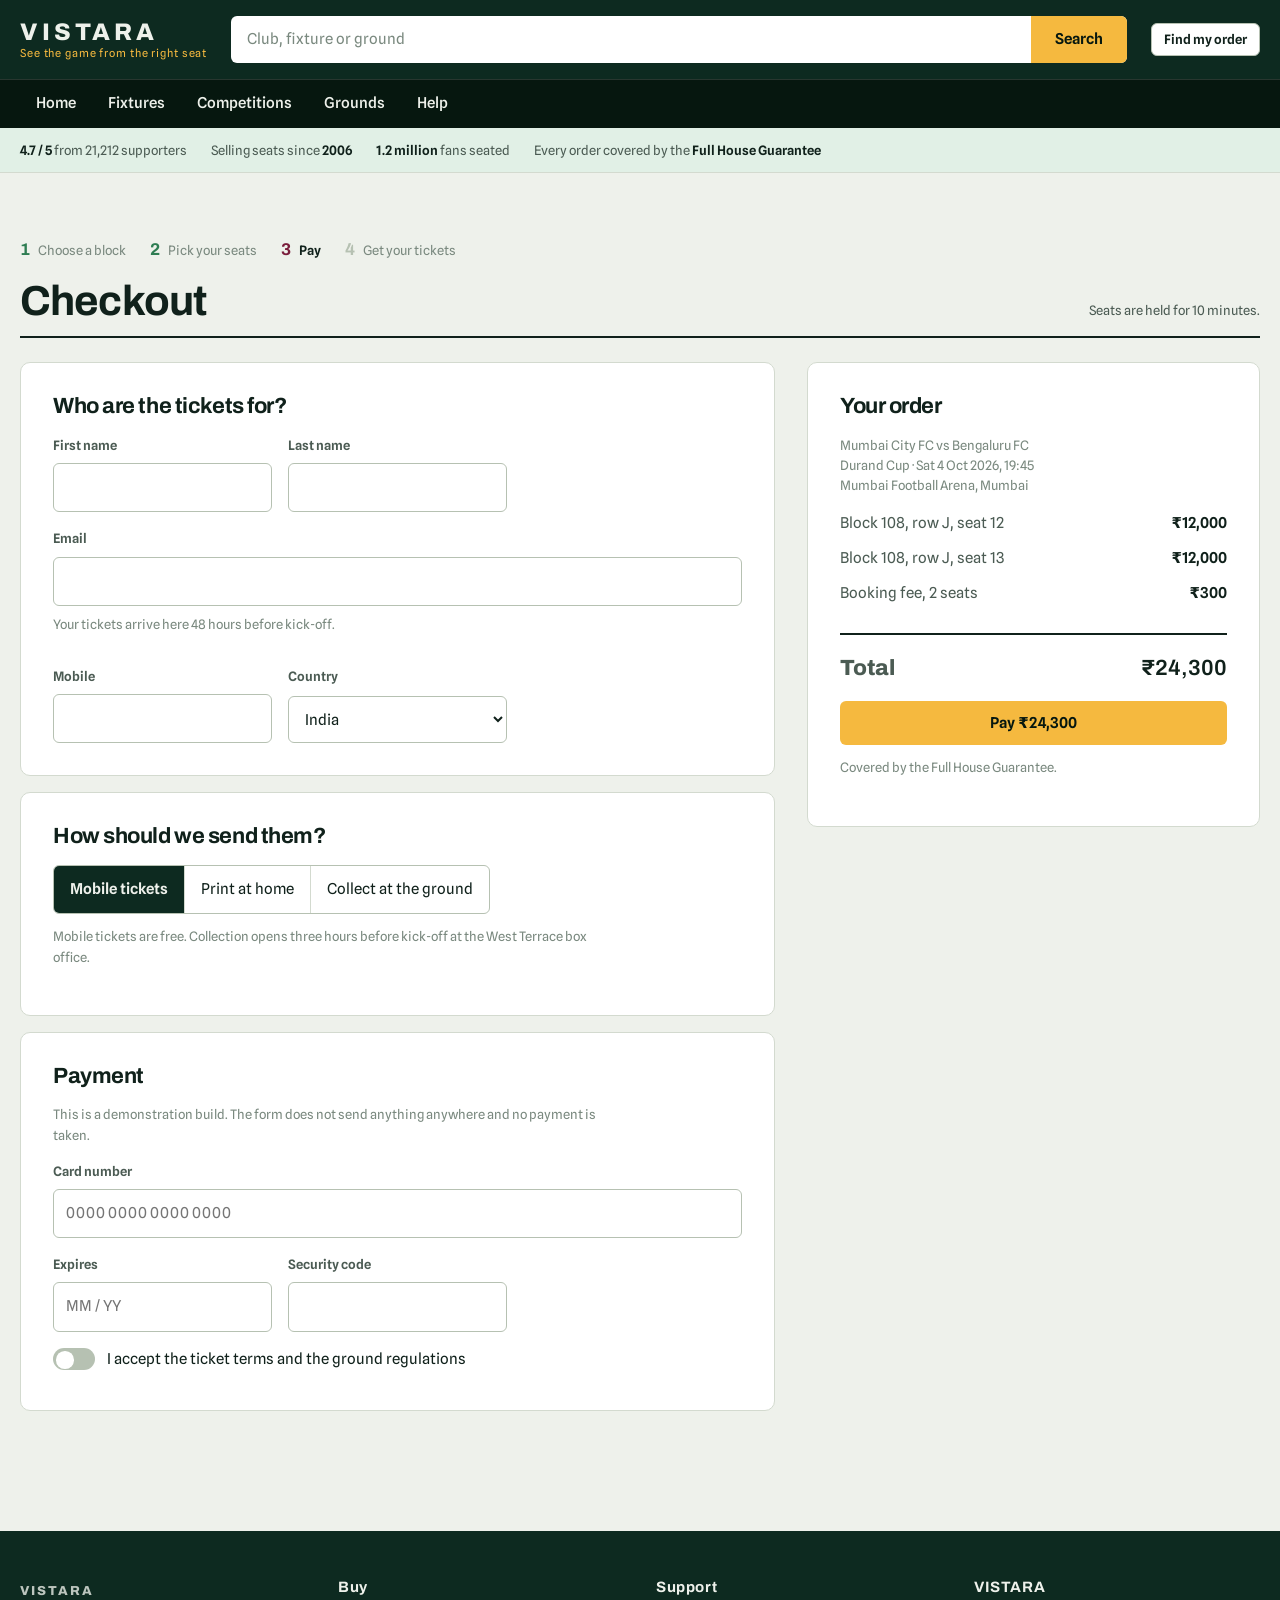
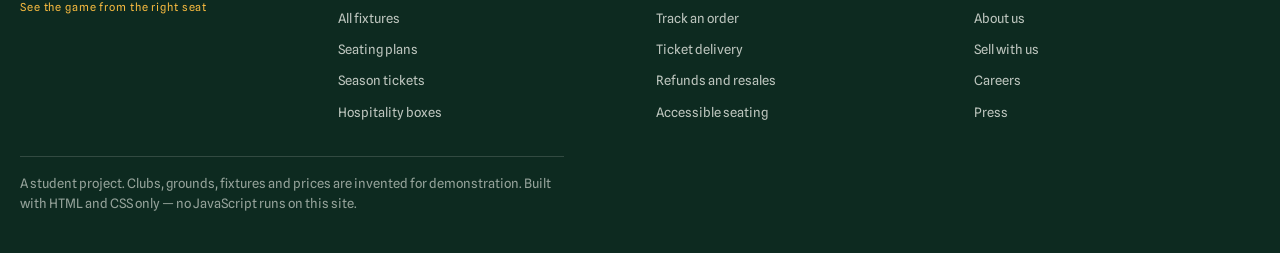
<file: checkout.html>
<!DOCTYPE html>
<html lang="en">
<head>
  <meta charset="utf-8">
  <meta name="viewport" content="width=device-width, initial-scale=1">
  <title>Checkout · VISTARA</title>
  <meta name="description" content="Confirm your seats and pay.">
  <link rel="preconnect" href="https://fonts.googleapis.com">
<link rel="preconnect" href="https://fonts.gstatic.com" crossorigin>
<link href="https://fonts.googleapis.com/css2?family=Archivo:wght@600;700;800&family=Spline+Sans:wght@400;500;600&family=Spline+Sans+Mono:wght@400;600&display=swap" rel="stylesheet">
  <link rel="stylesheet" href="css/tokens.css">
  <link rel="stylesheet" href="css/base.css">
  <link rel="stylesheet" href="css/components.css">
</head>
<body>
<a class="skip" href="#main">Skip to main content</a>

<header class="masthead">
  <div class="shell masthead__bar">
    <a class="wordmark" href="index.html">VISTARA<span>See the game from the right seat</span></a>
    <form class="searchbar" action="fixtures.html" method="get" role="search">
      <label class="visually-hidden" for="q">Search clubs, fixtures or grounds</label>
      <input id="q" name="q" type="text" placeholder="Club, fixture or ground">
      <button type="submit">Search</button>
    </form>
    <div class="masthead__aside">
      <a class="btn btn--ghost btn--sm" href="track.html">Find my order</a>
    </div>
  </div>
  <nav class="nav" aria-label="Primary">
    <div class="shell">
      <ul>
        <li><a href="index.html">Home</a></li>
        <li><a href="fixtures.html">Fixtures</a></li>
        <li>
          <a href="fixtures.html#competitions">Competitions</a>
          <ul class="submenu">
            <li><a href="fixtures.html">Indian Super League</a></li>
            <li><a href="fixtures.html">Durand Cup</a></li>
            <li><a href="fixtures.html">AFC Champions League Two</a></li>
            <li><a href="fixtures.html">Indian Women's League</a></li>
          </ul>
        </li>
        <li>
          <a href="event.html">Grounds</a>
          <ul class="submenu">
            <li><a href="event.html">Mumbai Football Arena</a></li>
            <li><a href="event.html">Kaloor International Stadium</a></li>
            <li><a href="event.html">Fatorda Stadium</a></li>
            <li><a href="event.html">Sree Kanteerava Stadium</a></li>
          </ul>
        </li>
        <li>
          <a href="track.html">Help</a>
          <ul class="submenu">
            <li><a href="track.html">Track an order</a></li>
            <li><a href="track.html#delivery">Ticket delivery</a></li>
            <li><a href="track.html#refunds">Refunds</a></li>
          </ul>
        </li>
      </ul>
    </div>
  </nav>
</header>

<div class="assurance">
  <div class="shell">
    <span><b>4.7 / 5</b> from 21,212 supporters</span>
    <span>Selling seats since <b>2006</b></span>
    <span><b>1.2 million</b> fans seated</span>
    <span>Every order covered by the <b>Full House Guarantee</b></span>
  </div>
</div>

<main id="main" class="shell section">

  <ol class="steps">
    <li class="is-done"><b>1</b> Choose a block</li>
    <li class="is-done"><b>2</b> Pick your seats</li>
    <li class="is-current"><b>3</b> Pay</li>
    <li><b>4</b> Get your tickets</li>
  </ol>

  <div class="section__head">
    <h1>Checkout</h1>
    <p>Seats are held for 10 minutes.</p>
  </div>

  <form class="checkout" action="confirmation.html" method="get">
    <div>
      <div class="panel">
        <h2>Who are the tickets for?</h2>
        <div class="formgrid">
          <div class="field">
            <label for="fn">First name</label>
            <input id="fn" name="fn" type="text" required>
          </div>
          <div class="field">
            <label for="ln">Last name</label>
            <input id="ln" name="ln" type="text" required>
          </div>
          <div class="field span-2">
            <label for="em">Email</label>
            <input id="em" name="em" type="email" required>
            <p class="hint">Your tickets arrive here 48 hours before kick-off.</p>
          </div>
          <div class="field">
            <label for="ph">Mobile</label>
            <input id="ph" name="ph" type="tel">
          </div>
          <div class="field">
            <label for="cn">Country</label>
            <select id="cn" name="cn">
              <option selected>India</option>
              <option>United States</option>
              <option>United Kingdom</option>
              <option>Germany</option>
            </select>
          </div>
        </div>
      </div>

      <div class="panel">
        <h2>How should we send them?</h2>
        <div class="chips">
          <input type="radio" id="d-mob" name="delivery" checked><label for="d-mob">Mobile tickets</label>
          <input type="radio" id="d-print" name="delivery"><label for="d-print">Print at home</label>
          <input type="radio" id="d-box" name="delivery"><label for="d-box">Collect at the ground</label>
        </div>
        <p class="hint" style="margin-top:0.75rem">Mobile tickets are free. Collection opens three hours before kick-off at the West Terrace box office.</p>
      </div>

      <div class="panel">
        <h2>Payment</h2>
        <p class="hint">This is a demonstration build. The form does not send anything anywhere and no payment is taken.</p>
        <div class="formgrid">
          <div class="field span-2">
            <label for="card">Card number</label>
            <input id="card" name="card" type="text" inputmode="numeric" placeholder="0000 0000 0000 0000" autocomplete="off">
          </div>
          <div class="field">
            <label for="exp">Expires</label>
            <input id="exp" name="exp" type="text" placeholder="MM / YY" autocomplete="off">
          </div>
          <div class="field">
            <label for="cvc">Security code</label>
            <input id="cvc" name="cvc" type="text" autocomplete="off">
          </div>
        </div>
        <p></p>
        <label class="switch"><input type="checkbox" required><i></i> I accept the ticket terms and the ground regulations</label>
      </div>
    </div>

    <aside class="panel summary">
      <h2>Your order</h2>
      <p class="hint">Mumbai City FC vs Bengaluru FC<br>Durand Cup · Sat 4 Oct 2026, 19:45<br>Mumbai Football Arena, Mumbai</p>
      <dl>
        <div><dt>Block 108, row J, seat 12</dt><dd>₹12,000</dd></div>
        <div><dt>Block 108, row J, seat 13</dt><dd>₹12,000</dd></div>
        <div><dt>Booking fee, 2 seats</dt><dd>₹300</dd></div>
        <div class="total"><dt>Total</dt><dd>₹24,300</dd></div>
      </dl>
      <p></p>
      <button class="btn btn--primary btn--wide" type="submit">Pay ₹24,300</button>
      <p class="hint" style="margin-top:0.75rem">Covered by the Full House Guarantee.</p>
    </aside>
  </form>

</main>

<footer class="footer">
  <div class="shell">
    <div class="footer__cols">
      <div>
        <a class="wordmark" href="index.html">VISTARA<span>See the game from the right seat</span></a>
      </div>
      <div>
        <h4>Buy</h4>
        <ul>
          <li><a href="fixtures.html">All fixtures</a></li>
          <li><a href="event.html">Seating plans</a></li>
          <li><a href="fixtures.html">Season tickets</a></li>
          <li><a href="event.html">Hospitality boxes</a></li>
        </ul>
      </div>
      <div>
        <h4>Support</h4>
        <ul>
          <li><a href="track.html">Track an order</a></li>
          <li><a href="track.html#delivery">Ticket delivery</a></li>
          <li><a href="track.html#refunds">Refunds and resales</a></li>
          <li><a href="track.html">Accessible seating</a></li>
        </ul>
      </div>
      <div>
        <h4>VISTARA</h4>
        <ul>
          <li><a href="index.html">About us</a></li>
          <li><a href="index.html">Sell with us</a></li>
          <li><a href="index.html">Careers</a></li>
          <li><a href="index.html">Press</a></li>
        </ul>
      </div>
    </div>
    <p class="footer__legal">
      A student project. Clubs, grounds, fixtures and prices are invented for demonstration.
      Built with HTML and CSS only — no JavaScript runs on this site.
    </p>
  </div>
</footer>
</body>
</html>
</file>
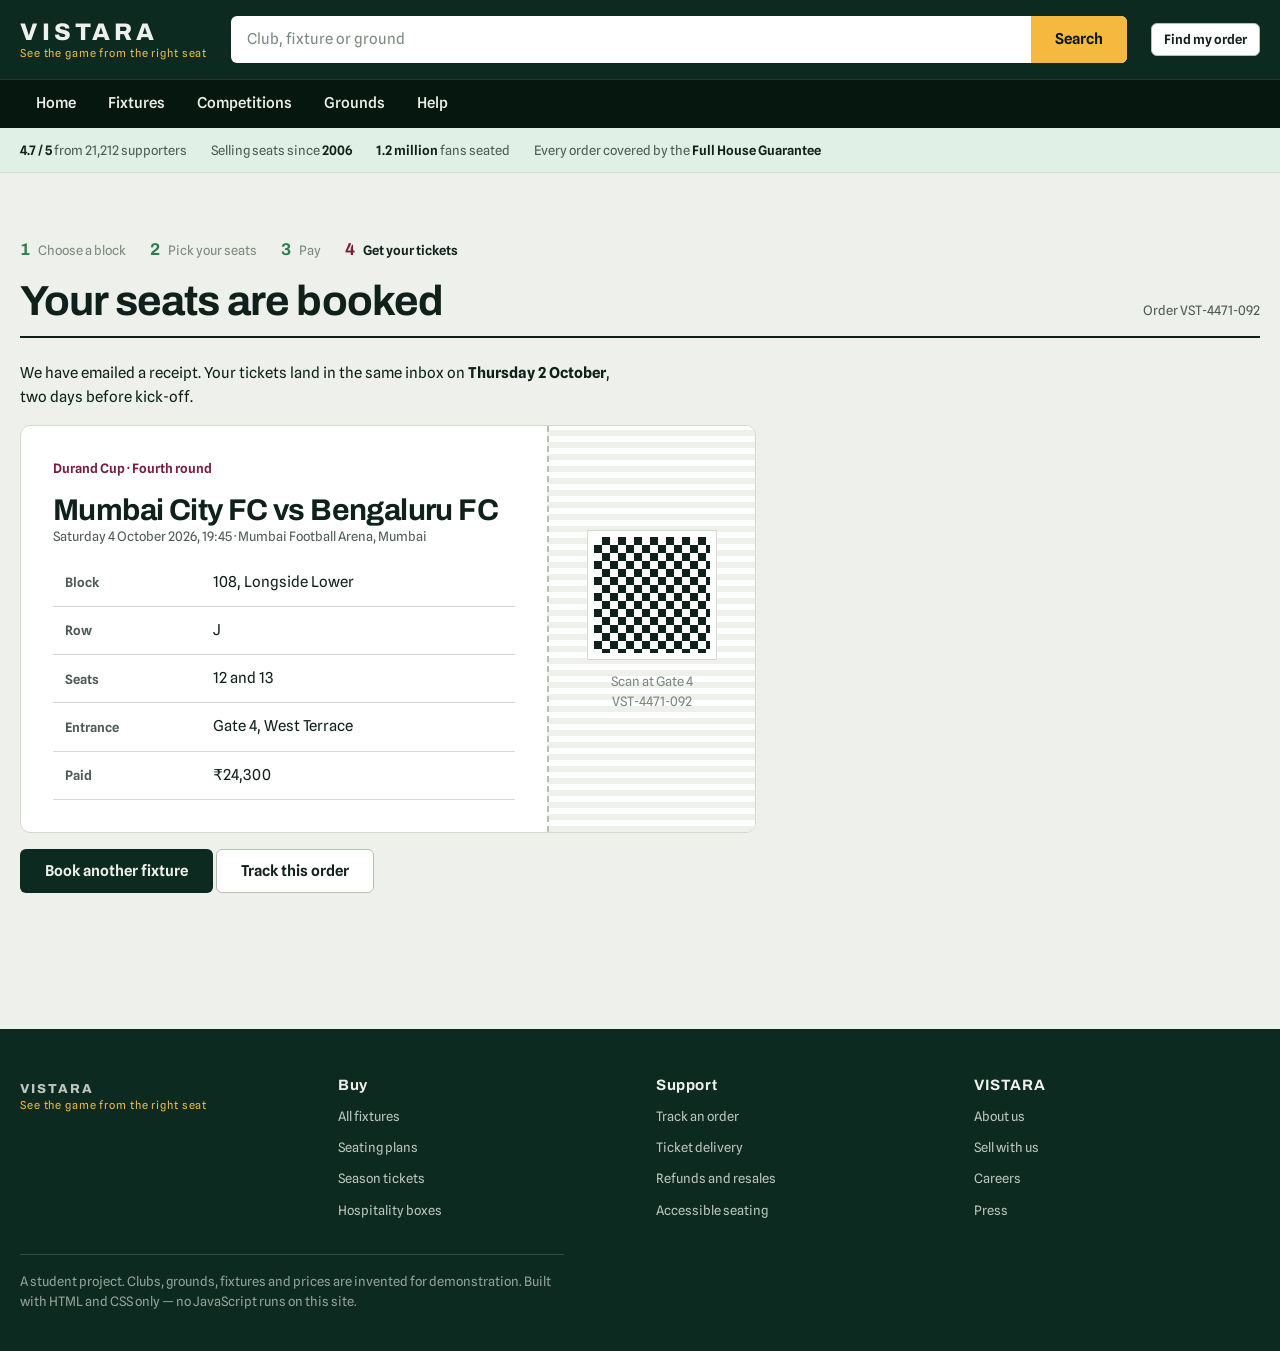
<file: confirmation.html>
<!DOCTYPE html>
<html lang="en">
<head>
  <meta charset="utf-8">
  <meta name="viewport" content="width=device-width, initial-scale=1">
  <title>Order confirmed · VISTARA</title>
  <meta name="description" content="Your seats are booked.">
  <link rel="preconnect" href="https://fonts.googleapis.com">
<link rel="preconnect" href="https://fonts.gstatic.com" crossorigin>
<link href="https://fonts.googleapis.com/css2?family=Archivo:wght@600;700;800&family=Spline+Sans:wght@400;500;600&family=Spline+Sans+Mono:wght@400;600&display=swap" rel="stylesheet">
  <link rel="stylesheet" href="css/tokens.css">
  <link rel="stylesheet" href="css/base.css">
  <link rel="stylesheet" href="css/components.css">
</head>
<body>
<a class="skip" href="#main">Skip to main content</a>

<header class="masthead">
  <div class="shell masthead__bar">
    <a class="wordmark" href="index.html">VISTARA<span>See the game from the right seat</span></a>
    <form class="searchbar" action="fixtures.html" method="get" role="search">
      <label class="visually-hidden" for="q">Search clubs, fixtures or grounds</label>
      <input id="q" name="q" type="text" placeholder="Club, fixture or ground">
      <button type="submit">Search</button>
    </form>
    <div class="masthead__aside">
      <a class="btn btn--ghost btn--sm" href="track.html">Find my order</a>
    </div>
  </div>
  <nav class="nav" aria-label="Primary">
    <div class="shell">
      <ul>
        <li><a href="index.html">Home</a></li>
        <li><a href="fixtures.html">Fixtures</a></li>
        <li>
          <a href="fixtures.html#competitions">Competitions</a>
          <ul class="submenu">
            <li><a href="fixtures.html">Indian Super League</a></li>
            <li><a href="fixtures.html">Durand Cup</a></li>
            <li><a href="fixtures.html">AFC Champions League Two</a></li>
            <li><a href="fixtures.html">Indian Women's League</a></li>
          </ul>
        </li>
        <li>
          <a href="event.html">Grounds</a>
          <ul class="submenu">
            <li><a href="event.html">Mumbai Football Arena</a></li>
            <li><a href="event.html">Kaloor International Stadium</a></li>
            <li><a href="event.html">Fatorda Stadium</a></li>
            <li><a href="event.html">Sree Kanteerava Stadium</a></li>
          </ul>
        </li>
        <li>
          <a href="track.html">Help</a>
          <ul class="submenu">
            <li><a href="track.html">Track an order</a></li>
            <li><a href="track.html#delivery">Ticket delivery</a></li>
            <li><a href="track.html#refunds">Refunds</a></li>
          </ul>
        </li>
      </ul>
    </div>
  </nav>
</header>

<div class="assurance">
  <div class="shell">
    <span><b>4.7 / 5</b> from 21,212 supporters</span>
    <span>Selling seats since <b>2006</b></span>
    <span><b>1.2 million</b> fans seated</span>
    <span>Every order covered by the <b>Full House Guarantee</b></span>
  </div>
</div>

<main id="main" class="shell section">

  <ol class="steps">
    <li class="is-done"><b>1</b> Choose a block</li>
    <li class="is-done"><b>2</b> Pick your seats</li>
    <li class="is-done"><b>3</b> Pay</li>
    <li class="is-current"><b>4</b> Get your tickets</li>
  </ol>

  <div class="section__head">
    <h1>Your seats are booked</h1>
    <p>Order VST-4471-092</p>
  </div>

  <p>We have emailed a receipt. Your tickets land in the same inbox on <b>Thursday 2 October</b>, two days before kick-off.</p>

  <div class="stub">
    <div class="stub__main">
      <p class="fixture__comp">Durand Cup · Fourth round</p>
      <h2>Mumbai City FC vs Bengaluru FC</h2>
      <p class="offer__sub">Saturday 4 October 2026, 19:45 · Mumbai Football Arena, Mumbai</p>
      <table class="table">
        <tr><th>Block</th><td>108, Longside Lower</td></tr>
        <tr><th>Row</th><td>J</td></tr>
        <tr><th>Seats</th><td>12 and 13</td></tr>
        <tr><th>Entrance</th><td>Gate 4, West Terrace</td></tr>
        <tr><th>Paid</th><td>₹24,300</td></tr>
      </table>
    </div>
    <div class="stub__tear">
      <div class="code" role="img" aria-label="Entry code, scanned at the turnstile"></div>
      <p class="hint">Scan at Gate 4<br>VST-4471-092</p>
    </div>
  </div>

  <p></p>
  <p><a class="btn btn--dark" href="fixtures.html">Book another fixture</a> <a class="btn btn--ghost" href="track.html">Track this order</a></p>

</main>

<footer class="footer">
  <div class="shell">
    <div class="footer__cols">
      <div>
        <a class="wordmark" href="index.html">VISTARA<span>See the game from the right seat</span></a>
      </div>
      <div>
        <h4>Buy</h4>
        <ul>
          <li><a href="fixtures.html">All fixtures</a></li>
          <li><a href="event.html">Seating plans</a></li>
          <li><a href="fixtures.html">Season tickets</a></li>
          <li><a href="event.html">Hospitality boxes</a></li>
        </ul>
      </div>
      <div>
        <h4>Support</h4>
        <ul>
          <li><a href="track.html">Track an order</a></li>
          <li><a href="track.html#delivery">Ticket delivery</a></li>
          <li><a href="track.html#refunds">Refunds and resales</a></li>
          <li><a href="track.html">Accessible seating</a></li>
        </ul>
      </div>
      <div>
        <h4>VISTARA</h4>
        <ul>
          <li><a href="index.html">About us</a></li>
          <li><a href="index.html">Sell with us</a></li>
          <li><a href="index.html">Careers</a></li>
          <li><a href="index.html">Press</a></li>
        </ul>
      </div>
    </div>
    <p class="footer__legal">
      A student project. Clubs, grounds, fixtures and prices are invented for demonstration.
      Built with HTML and CSS only — no JavaScript runs on this site.
    </p>
  </div>
</footer>
</body>
</html>
</file>
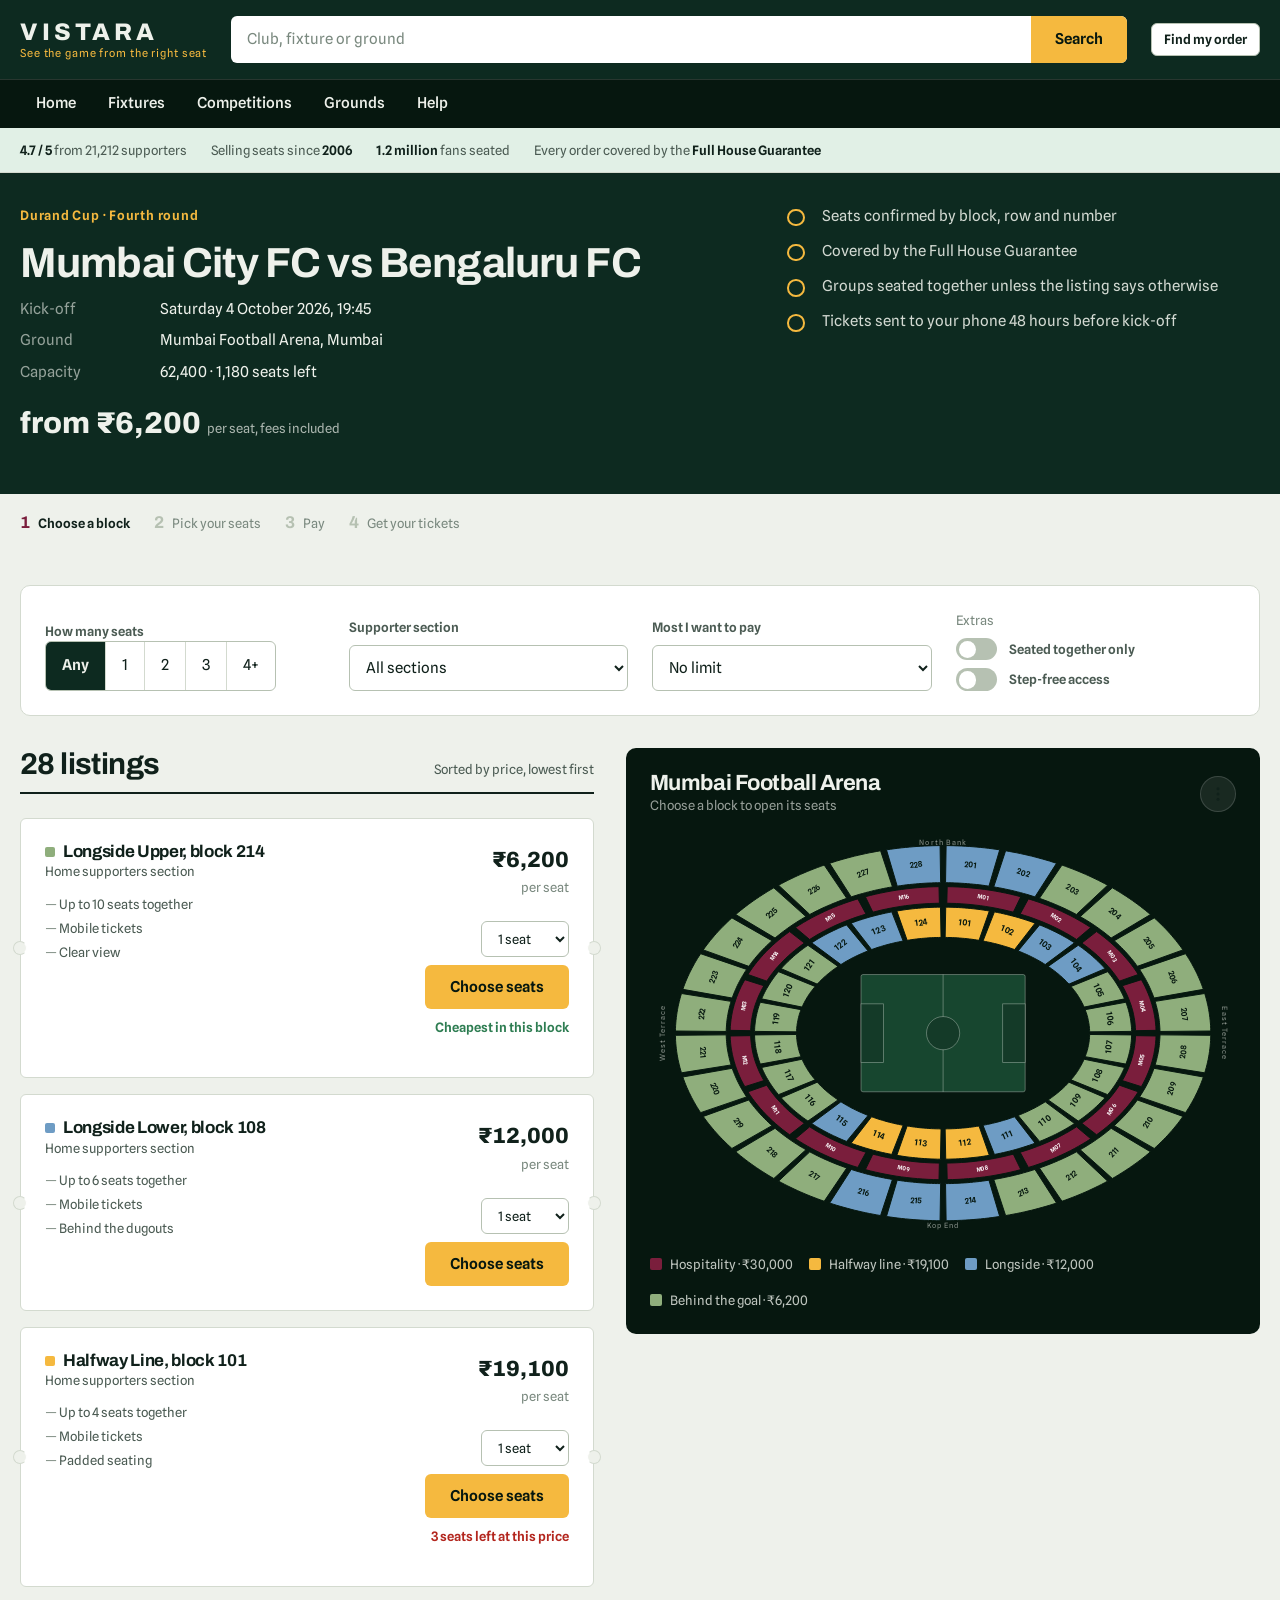
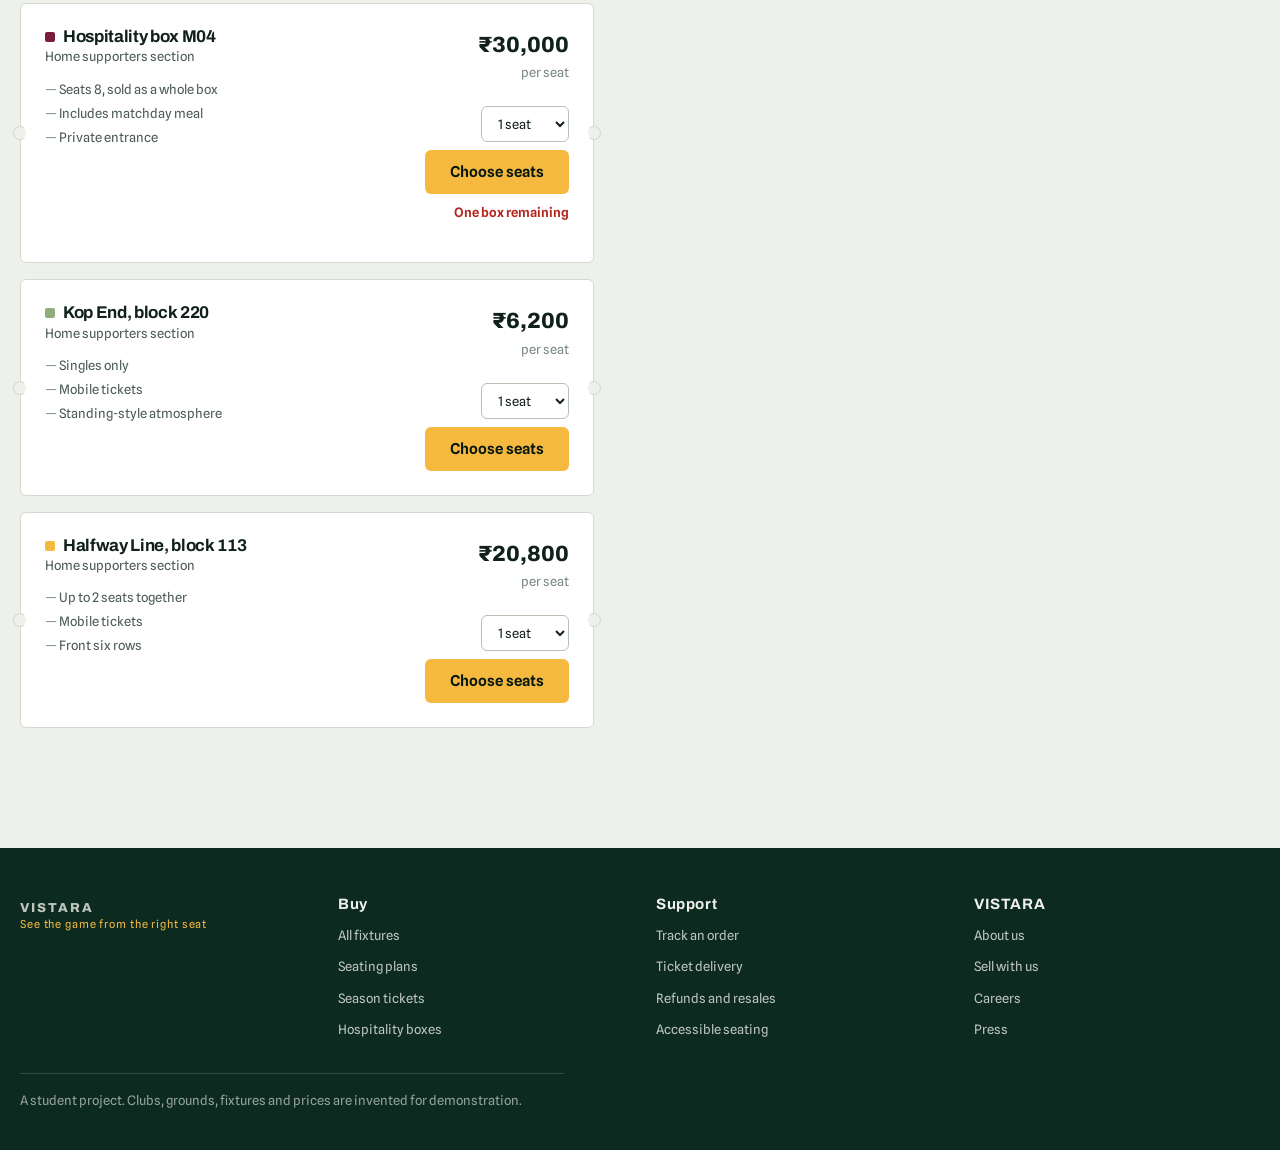
<file: event.html>
<!DOCTYPE html>
<html lang="en">
<head>
  <meta charset="utf-8">
  <meta name="viewport" content="width=device-width, initial-scale=1">
  <title>Mumbai City FC vs Bengaluru FC · VISTARA</title>
  <meta name="description" content="Durand Cup at Mumbai Football Arena. Seating plan, live prices and seat-level booking.">
  <link rel="preconnect" href="https://fonts.googleapis.com">
<link rel="preconnect" href="https://fonts.gstatic.com" crossorigin>
<link href="https://fonts.googleapis.com/css2?family=Archivo:wght@600;700;800&family=Spline+Sans:wght@400;500;600&family=Spline+Sans+Mono:wght@400;600&display=swap" rel="stylesheet">
  <link rel="stylesheet" href="css/tokens.css">
  <link rel="stylesheet" href="css/base.css">
  <link rel="stylesheet" href="css/components.css">
</head>
<body>
<a class="skip" href="#main">Skip to main content</a>

<header class="masthead">
  <div class="shell masthead__bar">
    <a class="wordmark" href="index.html">VISTARA<span>See the game from the right seat</span></a>
    <form class="searchbar" action="fixtures.html" method="get" role="search">
      <label class="visually-hidden" for="q">Search clubs, fixtures or grounds</label>
      <input id="q" name="q" type="text" placeholder="Club, fixture or ground">
      <button type="submit">Search</button>
    </form>
    <div class="masthead__aside">
      <a class="btn btn--ghost btn--sm" href="track.html">Find my order</a>
    </div>
  </div>
  <nav class="nav" aria-label="Primary">
    <div class="shell">
      <ul>
        <li><a href="index.html">Home</a></li>
        <li><a href="fixtures.html">Fixtures</a></li>
        <li>
          <a href="fixtures.html#competitions">Competitions</a>
          <ul class="submenu">
            <li><a href="fixtures.html">Indian Super League</a></li>
            <li><a href="fixtures.html">Durand Cup</a></li>
            <li><a href="fixtures.html">AFC Champions League Two</a></li>
            <li><a href="fixtures.html">Indian Women's League</a></li>
          </ul>
        </li>
        <li>
          <a href="event.html">Grounds</a>
          <ul class="submenu">
            <li><a href="event.html">Mumbai Football Arena</a></li>
            <li><a href="event.html">Kaloor International Stadium</a></li>
            <li><a href="event.html">Fatorda Stadium</a></li>
            <li><a href="event.html">Sree Kanteerava Stadium</a></li>
          </ul>
        </li>
        <li>
          <a href="track.html">Help</a>
          <ul class="submenu">
            <li><a href="track.html">Track an order</a></li>
            <li><a href="track.html#delivery">Ticket delivery</a></li>
            <li><a href="track.html#refunds">Refunds</a></li>
          </ul>
        </li>
      </ul>
    </div>
  </nav>
</header>

<div class="assurance">
  <div class="shell">
    <span><b>4.7 / 5</b> from 21,212 supporters</span>
    <span>Selling seats since <b>2006</b></span>
    <span><b>1.2 million</b> fans seated</span>
    <span>Every order covered by the <b>Full House Guarantee</b></span>
  </div>
</div>

<main id="main">

  <section class="eventhead">
    <div class="shell eventhead__grid">
      <div>
        <p class="eventhead__comp">Durand Cup · Fourth round</p>
        <h1>Mumbai City FC vs Bengaluru FC</h1>
        <dl>
          <div><dt>Kick-off</dt><dd>Saturday 4 October 2026, 19:45</dd></div>
          <div><dt>Ground</dt><dd>Mumbai Football Arena, Mumbai</dd></div>
          <div><dt>Capacity</dt><dd>62,400 · 1,180 seats left</dd></div>
        </dl>
        <p class="eventhead__price">from ₹6,200 <span>per seat, fees included</span></p>
      </div>
      <ul class="checks">
        <li>Seats confirmed by block, row and number</li>
        <li>Covered by the Full House Guarantee</li>
        <li>Groups seated together unless the listing says otherwise</li>
        <li>Tickets sent to your phone 48 hours before kick-off</li>
      </ul>
    </div>
  </section>

  <div class="shell">
    <ol class="steps">
      <li class="is-current"><b>1</b> Choose a block</li>
      <li><b>2</b> Pick your seats</li>
      <li><b>3</b> Pay</li>
      <li><b>4</b> Get your tickets</li>
    </ol>
  </div>

  <div class="shell">
    <form class="filters">
      <fieldset class="field">
        <legend>How many seats</legend>
        <div class="chips">
          <input type="radio" id="q-any" name="qty" checked><label for="q-any">Any</label>
          <input type="radio" id="q-1" name="qty"><label for="q-1">1</label>
          <input type="radio" id="q-2" name="qty"><label for="q-2">2</label>
          <input type="radio" id="q-3" name="qty"><label for="q-3">3</label>
          <input type="radio" id="q-4" name="qty"><label for="q-4">4+</label>
        </div>
      </fieldset>
      <div class="field">
        <label for="side">Supporter section</label>
        <select id="side"><option>All sections</option><option>Mumbai City FC home ends</option><option>Bengaluru FC away end</option><option>Neutral</option></select>
      </div>
      <div class="field">
        <label for="max">Most I want to pay</label>
        <select id="max"><option>No limit</option><option>₹9,500 a seat</option><option>₹15,800 a seat</option><option>₹24,100 a seat</option></select>
      </div>
      <div class="field">
        <span class="hint">Extras</span>
        <label class="switch"><input type="checkbox"><i></i> Seated together only</label>
        <label class="switch"><input type="checkbox"><i></i> Step-free access</label>
      </div>
    </form>
  </div>

  <section class="shell section" style="padding-top:0">
    <div class="listing">
      <div>
        <div class="section__head">
          <h2>28 listings</h2>
          <p>Sorted by price, lowest first</p>
        </div>
        <div class="offers">
        <article class="offer">
          <div>
            <h3><span class="offer__band band--bronze"></span>Longside Upper, block 214</h3>
            <p class="offer__sub">Home supporters section</p>
            <ul class="offer__facts"><li>Up to 10 seats together</li><li>Mobile tickets</li><li>Clear view</li></ul>
          </div>
          <div class="offer__buy">
            <p class="offer__price">₹6,200<span>per seat</span></p>
            <label class="visually-hidden" for="qty-1">Seats</label>
            <select id="qty-1" name="qty-1" class="qty">
              <option>1 seat</option><option>2 seats</option><option>3 seats</option><option>4 seats</option>
            </select>
            <a class="btn btn--primary" href="seats.html">Choose seats</a>
            <p class="flag flag--best">Cheapest in this block</p>
          </div>
        </article>
        <article class="offer">
          <div>
            <h3><span class="offer__band band--silver"></span>Longside Lower, block 108</h3>
            <p class="offer__sub">Home supporters section</p>
            <ul class="offer__facts"><li>Up to 6 seats together</li><li>Mobile tickets</li><li>Behind the dugouts</li></ul>
          </div>
          <div class="offer__buy">
            <p class="offer__price">₹12,000<span>per seat</span></p>
            <label class="visually-hidden" for="qty-2">Seats</label>
            <select id="qty-2" name="qty-2" class="qty">
              <option>1 seat</option><option>2 seats</option><option>3 seats</option><option>4 seats</option>
            </select>
            <a class="btn btn--primary" href="seats.html">Choose seats</a>
            
          </div>
        </article>
        <article class="offer">
          <div>
            <h3><span class="offer__band band--gold"></span>Halfway Line, block 101</h3>
            <p class="offer__sub">Home supporters section</p>
            <ul class="offer__facts"><li>Up to 4 seats together</li><li>Mobile tickets</li><li>Padded seating</li></ul>
          </div>
          <div class="offer__buy">
            <p class="offer__price">₹19,100<span>per seat</span></p>
            <label class="visually-hidden" for="qty-3">Seats</label>
            <select id="qty-3" name="qty-3" class="qty">
              <option>1 seat</option><option>2 seats</option><option>3 seats</option><option>4 seats</option>
            </select>
            <a class="btn btn--primary" href="seats.html">Choose seats</a>
            <p class="flag flag--last">3 seats left at this price</p>
          </div>
        </article>
        <article class="offer">
          <div>
            <h3><span class="offer__band band--box"></span>Hospitality box M04</h3>
            <p class="offer__sub">Home supporters section</p>
            <ul class="offer__facts"><li>Seats 8, sold as a whole box</li><li>Includes matchday meal</li><li>Private entrance</li></ul>
          </div>
          <div class="offer__buy">
            <p class="offer__price">₹30,000<span>per seat</span></p>
            <label class="visually-hidden" for="qty-4">Seats</label>
            <select id="qty-4" name="qty-4" class="qty">
              <option>1 seat</option><option>2 seats</option><option>3 seats</option><option>4 seats</option>
            </select>
            <a class="btn btn--primary" href="seats.html">Choose seats</a>
            <p class="flag flag--last">One box remaining</p>
          </div>
        </article>
        <article class="offer">
          <div>
            <h3><span class="offer__band band--bronze"></span>Kop End, block 220</h3>
            <p class="offer__sub">Home supporters section</p>
            <ul class="offer__facts"><li>Singles only</li><li>Mobile tickets</li><li>Standing-style atmosphere</li></ul>
          </div>
          <div class="offer__buy">
            <p class="offer__price">₹6,200<span>per seat</span></p>
            <label class="visually-hidden" for="qty-5">Seats</label>
            <select id="qty-5" name="qty-5" class="qty">
              <option>1 seat</option><option>2 seats</option><option>3 seats</option><option>4 seats</option>
            </select>
            <a class="btn btn--primary" href="seats.html">Choose seats</a>
            
          </div>
        </article>
        <article class="offer">
          <div>
            <h3><span class="offer__band band--gold"></span>Halfway Line, block 113</h3>
            <p class="offer__sub">Home supporters section</p>
            <ul class="offer__facts"><li>Up to 2 seats together</li><li>Mobile tickets</li><li>Front six rows</li></ul>
          </div>
          <div class="offer__buy">
            <p class="offer__price">₹20,800<span>per seat</span></p>
            <label class="visually-hidden" for="qty-6">Seats</label>
            <select id="qty-6" name="qty-6" class="qty">
              <option>1 seat</option><option>2 seats</option><option>3 seats</option><option>4 seats</option>
            </select>
            <a class="btn btn--primary" href="seats.html">Choose seats</a>
            
          </div>
        </article>
        </div>
      </div>

      <div class="mappanel">
        <div class="mappanel__head" style="align-items: center; display: flex; justify-content: space-between; position: relative;">
          <div>
            <h2>Mumbai Football Arena</h2>
            <p>Choose a block to open its seats</p>
          </div>
          <!-- 3-dots action menu -->
          <div class="menu-container" style="position: relative;">
            <button id="menu-dots-btn" aria-label="More options" aria-expanded="false" style="background: rgba(255, 255, 255, 0.08); border: 1px solid rgba(255, 255, 255, 0.15); color: var(--ink, #fff); width: 36px; height: 36px; border-radius: 50%; display: flex; align-items: center; justify-content: center; cursor: pointer; transition: background 0.2s, border-color 0.2s;">
              <svg width="18" height="18" viewBox="0 0 24 24" fill="currentColor">
                <circle cx="12" cy="5" r="2"/>
                <circle cx="12" cy="12" r="2"/>
                <circle cx="12" cy="19" r="2"/>
              </svg>
            </button>
            <div id="dots-dropdown-menu" style="display: none; position: absolute; right: 0; top: calc(100% + 8px); background: #13241b; border: 1px solid rgba(255, 255, 255, 0.15); border-radius: 8px; box-shadow: 0 8px 24px rgba(0, 0, 0, 0.5); min-width: 160px; z-index: 100; overflow: hidden;">
              <a href="view3d.html" style="display: flex; align-items: center; gap: 8px; padding: 10px 14px; color: #fff; text-decoration: none; font-size: 14px; font-weight: 600; transition: background 0.15s;" onmouseover="this.style.background='rgba(255, 255, 255, 0.1)'" onmouseout="this.style.background='transparent'">
                <svg viewBox="0 0 24 24" fill="none" stroke="var(--accent, #f5b93f)" stroke-width="2" style="width:16px;height:16px;"><path d="M21 16V8a2 2 0 0 0-1-1.73l-7-4a2 2 0 0 0-2 0l-7 4A2 2 0 0 0 3 8v8a2 2 0 0 0 1 1.73l7 4a2 2 0 0 0 2 0l7-4A2 2 0 0 0 21 16z"></path><polyline points="3.27 6.96 12 12.01 20.73 6.96"></polyline><line x1="12" y1="22.08" x2="12" y2="12"></line></svg>
                View in 3D
              </a>
            </div>
          </div>
        </div>
        <svg class="bowl" viewBox="0 0 1200 840" role="img" xmlns="http://www.w3.org/2000/svg" aria-labelledby="bowl-title">
<title id="bowl-title">Seating plan. Blocks are grouped into four price bands.</title>
<g class="bowl-pitch">
<rect x="432" y="300" width="336" height="240" rx="4"/>
<line x1="600" y1="300" x2="600" y2="540"/>
<circle cx="600" cy="420" r="34" fill="none"/>
<rect x="432" y="360" width="46" height="120" fill="none"/>
<rect x="722" y="360" width="46" height="120" fill="none"/>
</g>
<g class="ring ring--lower">
<a class="blk blk--gold" href="seats.html#b101" aria-label="Block 101, from ₹19,100"><path d="M 605.4 162.0 L 611.8 162.1 L 618.3 162.3 L 624.7 162.5 L 631.1 162.8 L 637.6 163.2 L 644.0 163.7 L 650.4 164.2 L 656.8 164.8 L 663.1 165.5 L 669.5 166.2 L 675.8 167.0 L 682.1 167.9 L 688.4 168.9 L 694.7 169.9 L 673.6 230.0 L 668.7 229.2 L 663.8 228.5 L 658.9 227.8 L 654.0 227.2 L 649.1 226.6 L 644.1 226.1 L 639.2 225.7 L 634.2 225.3 L 629.2 224.9 L 624.2 224.6 L 619.2 224.4 L 614.2 224.2 L 609.2 224.1 L 604.2 224.0 Z"/><text x="644.8" y="194.9" font-size="17" transform="rotate(7.5 644.8 194.9)">101</text></a>
<a class="blk blk--gold" href="seats.html#b102" aria-label="Block 102, from ₹19,100"><path d="M 705.1 171.7 L 711.3 173.0 L 717.4 174.2 L 723.6 175.6 L 729.7 177.0 L 735.7 178.5 L 741.7 180.0 L 747.7 181.6 L 753.7 183.3 L 759.5 185.1 L 765.4 186.9 L 771.2 188.8 L 777.0 190.7 L 782.7 192.7 L 788.3 194.8 L 746.4 248.9 L 742.0 247.3 L 737.5 245.8 L 733.1 244.3 L 728.5 242.9 L 724.0 241.5 L 719.4 240.2 L 714.8 238.9 L 710.2 237.7 L 705.5 236.5 L 700.8 235.4 L 696.0 234.3 L 691.3 233.3 L 686.5 232.3 L 681.7 231.4 Z"/><text x="731.3" y="210.3" font-size="17" transform="rotate(22.5 731.3 210.3)">102</text></a>
<a class="blk blk--silver" href="seats.html#b103" aria-label="Block 103, from ₹12,000"><path d="M 797.6 198.4 L 803.2 200.6 L 808.6 202.9 L 814.0 205.3 L 819.3 207.7 L 824.6 210.2 L 829.8 212.7 L 835.0 215.3 L 840.1 218.0 L 845.1 220.7 L 850.0 223.4 L 854.9 226.3 L 859.7 229.1 L 864.4 232.1 L 869.1 235.0 L 809.1 279.5 L 805.5 277.2 L 801.8 275.0 L 798.1 272.8 L 794.3 270.7 L 790.5 268.6 L 786.6 266.5 L 782.6 264.5 L 778.6 262.5 L 774.6 260.6 L 770.5 258.7 L 766.3 256.9 L 762.1 255.1 L 757.9 253.3 L 753.6 251.6 Z"/><text x="808.8" y="239.9" font-size="17" transform="rotate(37.5 808.8 239.9)">103</text></a>
<a class="blk blk--silver" href="seats.html#b104" aria-label="Block 104, from ₹12,000"><path d="M 876.7 240.1 L 881.2 243.2 L 885.6 246.4 L 889.9 249.6 L 894.1 252.9 L 898.2 256.2 L 902.3 259.5 L 906.2 262.9 L 910.1 266.4 L 913.9 269.9 L 917.6 273.4 L 921.2 277.0 L 924.8 280.6 L 928.2 284.2 L 931.6 287.9 L 857.7 319.6 L 855.1 316.8 L 852.4 314.1 L 849.7 311.3 L 846.9 308.6 L 844.0 305.9 L 841.0 303.3 L 838.0 300.7 L 834.9 298.1 L 831.8 295.6 L 828.6 293.0 L 825.3 290.6 L 821.9 288.1 L 818.5 285.7 L 815.1 283.4 Z"/><text x="872.1" y="281.8" font-size="17" transform="rotate(52.5 872.1 281.8)">104</text></a>
<a class="blk blk--bronze" href="seats.html#b105" aria-label="Block 105, from ₹6,200"><path d="M 936.9 294.1 L 940.0 297.9 L 943.1 301.7 L 946.0 305.6 L 948.8 309.5 L 951.5 313.4 L 954.1 317.3 L 956.6 321.3 L 959.0 325.3 L 961.4 329.3 L 963.6 333.3 L 965.7 337.4 L 967.7 341.5 L 969.6 345.6 L 971.4 349.8 L 888.7 366.6 L 887.3 363.5 L 885.8 360.4 L 884.2 357.3 L 882.6 354.2 L 880.8 351.1 L 879.0 348.0 L 877.2 345.0 L 875.2 342.0 L 873.2 339.0 L 871.1 336.0 L 868.9 333.1 L 866.6 330.1 L 864.3 327.3 L 861.9 324.4 Z"/><text x="916.9" y="333.1" font-size="17" transform="rotate(67.5 916.9 333.1)">105</text></a>
<a class="blk blk--bronze" href="seats.html#b106" aria-label="Block 106, from ₹6,200"><path d="M 974.2 356.7 L 975.7 360.9 L 977.2 365.1 L 978.5 369.3 L 979.7 373.6 L 980.8 377.8 L 981.8 382.1 L 982.7 386.3 L 983.5 390.6 L 984.2 394.9 L 984.7 399.2 L 985.2 403.5 L 985.6 407.8 L 985.8 412.1 L 986.0 416.4 L 900.0 417.3 L 899.9 414.0 L 899.7 410.7 L 899.4 407.4 L 899.0 404.2 L 898.6 400.9 L 898.0 397.7 L 897.4 394.4 L 896.7 391.2 L 896.0 387.9 L 895.1 384.7 L 894.2 381.5 L 893.1 378.3 L 892.0 375.1 L 890.8 371.9 Z"/><text x="940.1" y="390.4" font-size="17" transform="rotate(82.5 940.1 390.4)">106</text></a>
<a class="blk blk--bronze" href="seats.html#b107" aria-label="Block 107, from ₹6,200"><path d="M 986.0 423.6 L 985.8 427.9 L 985.6 432.2 L 985.2 436.5 L 984.7 440.8 L 984.2 445.1 L 983.5 449.4 L 982.7 453.7 L 981.8 457.9 L 980.8 462.2 L 979.7 466.4 L 978.5 470.7 L 977.2 474.9 L 975.7 479.1 L 974.2 483.3 L 890.8 468.1 L 892.0 464.9 L 893.1 461.7 L 894.2 458.5 L 895.1 455.3 L 896.0 452.1 L 896.7 448.8 L 897.4 445.6 L 898.0 442.3 L 898.6 439.1 L 899.0 435.8 L 899.4 432.6 L 899.7 429.3 L 899.9 426.0 L 900.0 422.7 Z"/><text x="940.1" y="449.6" font-size="17" transform="rotate(-82.5 940.1 449.6)">107</text></a>
<a class="blk blk--bronze" href="seats.html#b108" aria-label="Block 108, from ₹6,200"><path d="M 971.4 490.2 L 969.6 494.4 L 967.7 498.5 L 965.7 502.6 L 963.6 506.7 L 961.4 510.7 L 959.0 514.7 L 956.6 518.7 L 954.1 522.7 L 951.5 526.6 L 948.8 530.5 L 946.0 534.4 L 943.1 538.3 L 940.0 542.1 L 936.9 545.9 L 861.9 515.6 L 864.3 512.7 L 866.6 509.9 L 868.9 506.9 L 871.1 504.0 L 873.2 501.0 L 875.2 498.0 L 877.2 495.0 L 879.0 492.0 L 880.8 488.9 L 882.6 485.8 L 884.2 482.7 L 885.8 479.6 L 887.3 476.5 L 888.7 473.4 Z"/><text x="916.9" y="506.9" font-size="17" transform="rotate(-67.5 916.9 506.9)">108</text></a>
<a class="blk blk--bronze" href="seats.html#b109" aria-label="Block 109, from ₹6,200"><path d="M 931.6 552.1 L 928.2 555.8 L 924.8 559.4 L 921.2 563.0 L 917.6 566.6 L 913.9 570.1 L 910.1 573.6 L 906.2 577.1 L 902.3 580.5 L 898.2 583.8 L 894.1 587.1 L 889.9 590.4 L 885.6 593.6 L 881.2 596.8 L 876.7 599.9 L 815.1 556.6 L 818.5 554.3 L 821.9 551.9 L 825.3 549.4 L 828.6 547.0 L 831.8 544.4 L 834.9 541.9 L 838.0 539.3 L 841.0 536.7 L 844.0 534.1 L 846.9 531.4 L 849.7 528.7 L 852.4 525.9 L 855.1 523.2 L 857.7 520.4 Z"/><text x="872.1" y="558.2" font-size="17" transform="rotate(-52.5 872.1 558.2)">109</text></a>
<a class="blk blk--bronze" href="seats.html#b110" aria-label="Block 110, from ₹6,200"><path d="M 869.1 605.0 L 864.4 607.9 L 859.7 610.9 L 854.9 613.7 L 850.0 616.6 L 845.1 619.3 L 840.1 622.0 L 835.0 624.7 L 829.8 627.3 L 824.6 629.8 L 819.3 632.3 L 814.0 634.7 L 808.6 637.1 L 803.2 639.4 L 797.6 641.6 L 753.6 588.4 L 757.9 586.7 L 762.1 584.9 L 766.3 583.1 L 770.5 581.3 L 774.6 579.4 L 778.6 577.5 L 782.6 575.5 L 786.6 573.5 L 790.5 571.4 L 794.3 569.3 L 798.1 567.2 L 801.8 565.0 L 805.5 562.8 L 809.1 560.5 Z"/><text x="808.8" y="600.1" font-size="17" transform="rotate(-37.5 808.8 600.1)">110</text></a>
<a class="blk blk--silver" href="seats.html#b111" aria-label="Block 111, from ₹12,000"><path d="M 788.3 645.2 L 782.7 647.3 L 777.0 649.3 L 771.2 651.2 L 765.4 653.1 L 759.5 654.9 L 753.7 656.7 L 747.7 658.4 L 741.7 660.0 L 735.7 661.5 L 729.7 663.0 L 723.6 664.4 L 717.4 665.8 L 711.3 667.0 L 705.1 668.3 L 681.7 608.6 L 686.5 607.7 L 691.3 606.7 L 696.0 605.7 L 700.8 604.6 L 705.5 603.5 L 710.2 602.3 L 714.8 601.1 L 719.4 599.8 L 724.0 598.5 L 728.5 597.1 L 733.1 595.7 L 737.5 594.2 L 742.0 592.7 L 746.4 591.1 Z"/><text x="731.3" y="629.7" font-size="17" transform="rotate(-22.5 731.3 629.7)">111</text></a>
<a class="blk blk--gold" href="seats.html#b112" aria-label="Block 112, from ₹19,100"><path d="M 694.7 670.1 L 688.4 671.1 L 682.1 672.1 L 675.8 673.0 L 669.5 673.8 L 663.1 674.5 L 656.8 675.2 L 650.4 675.8 L 644.0 676.3 L 637.6 676.8 L 631.1 677.2 L 624.7 677.5 L 618.3 677.7 L 611.8 677.9 L 605.4 678.0 L 604.2 616.0 L 609.2 615.9 L 614.2 615.8 L 619.2 615.6 L 624.2 615.4 L 629.2 615.1 L 634.2 614.7 L 639.2 614.3 L 644.1 613.9 L 649.1 613.4 L 654.0 612.8 L 658.9 612.2 L 663.8 611.5 L 668.7 610.8 L 673.6 610.0 Z"/><text x="644.8" y="645.1" font-size="17" transform="rotate(-7.5 644.8 645.1)">112</text></a>
<a class="blk blk--gold" href="seats.html#b113" aria-label="Block 113, from ₹19,100"><path d="M 594.6 678.0 L 588.2 677.9 L 581.7 677.7 L 575.3 677.5 L 568.9 677.2 L 562.4 676.8 L 556.0 676.3 L 549.6 675.8 L 543.2 675.2 L 536.9 674.5 L 530.5 673.8 L 524.2 673.0 L 517.9 672.1 L 511.6 671.1 L 505.3 670.1 L 526.4 610.0 L 531.3 610.8 L 536.2 611.5 L 541.1 612.2 L 546.0 612.8 L 550.9 613.4 L 555.9 613.9 L 560.8 614.3 L 565.8 614.7 L 570.8 615.1 L 575.8 615.4 L 580.8 615.6 L 585.8 615.8 L 590.8 615.9 L 595.8 616.0 Z"/><text x="555.2" y="645.1" font-size="17" transform="rotate(7.5 555.2 645.1)">113</text></a>
<a class="blk blk--gold" href="seats.html#b114" aria-label="Block 114, from ₹19,100"><path d="M 494.9 668.3 L 488.7 667.0 L 482.6 665.8 L 476.4 664.4 L 470.3 663.0 L 464.3 661.5 L 458.3 660.0 L 452.3 658.4 L 446.3 656.7 L 440.5 654.9 L 434.6 653.1 L 428.8 651.2 L 423.0 649.3 L 417.3 647.3 L 411.7 645.2 L 453.6 591.1 L 458.0 592.7 L 462.5 594.2 L 466.9 595.7 L 471.5 597.1 L 476.0 598.5 L 480.6 599.8 L 485.2 601.1 L 489.8 602.3 L 494.5 603.5 L 499.2 604.6 L 504.0 605.7 L 508.7 606.7 L 513.5 607.7 L 518.3 608.6 Z"/><text x="468.7" y="629.7" font-size="17" transform="rotate(22.5 468.7 629.7)">114</text></a>
<a class="blk blk--silver" href="seats.html#b115" aria-label="Block 115, from ₹12,000"><path d="M 402.4 641.6 L 396.8 639.4 L 391.4 637.1 L 386.0 634.7 L 380.7 632.3 L 375.4 629.8 L 370.2 627.3 L 365.0 624.7 L 359.9 622.0 L 354.9 619.3 L 350.0 616.6 L 345.1 613.7 L 340.3 610.9 L 335.6 607.9 L 330.9 605.0 L 390.9 560.5 L 394.5 562.8 L 398.2 565.0 L 401.9 567.2 L 405.7 569.3 L 409.5 571.4 L 413.4 573.5 L 417.4 575.5 L 421.4 577.5 L 425.4 579.4 L 429.5 581.3 L 433.7 583.1 L 437.9 584.9 L 442.1 586.7 L 446.4 588.4 Z"/><text x="391.2" y="600.1" font-size="17" transform="rotate(37.5 391.2 600.1)">115</text></a>
<a class="blk blk--bronze" href="seats.html#b116" aria-label="Block 116, from ₹6,200"><path d="M 323.3 599.9 L 318.8 596.8 L 314.4 593.6 L 310.1 590.4 L 305.9 587.1 L 301.8 583.8 L 297.7 580.5 L 293.8 577.1 L 289.9 573.6 L 286.1 570.1 L 282.4 566.6 L 278.8 563.0 L 275.2 559.4 L 271.8 555.8 L 268.4 552.1 L 342.3 520.4 L 344.9 523.2 L 347.6 525.9 L 350.3 528.7 L 353.1 531.4 L 356.0 534.1 L 359.0 536.7 L 362.0 539.3 L 365.1 541.9 L 368.2 544.4 L 371.4 547.0 L 374.7 549.4 L 378.1 551.9 L 381.5 554.3 L 384.9 556.6 Z"/><text x="327.9" y="558.2" font-size="17" transform="rotate(52.5 327.9 558.2)">116</text></a>
<a class="blk blk--bronze" href="seats.html#b117" aria-label="Block 117, from ₹6,200"><path d="M 263.1 545.9 L 260.0 542.1 L 256.9 538.3 L 254.0 534.4 L 251.2 530.5 L 248.5 526.6 L 245.9 522.7 L 243.4 518.7 L 241.0 514.7 L 238.6 510.7 L 236.4 506.7 L 234.3 502.6 L 232.3 498.5 L 230.4 494.4 L 228.6 490.2 L 311.3 473.4 L 312.7 476.5 L 314.2 479.6 L 315.8 482.7 L 317.4 485.8 L 319.2 488.9 L 321.0 492.0 L 322.8 495.0 L 324.8 498.0 L 326.8 501.0 L 328.9 504.0 L 331.1 506.9 L 333.4 509.9 L 335.7 512.7 L 338.1 515.6 Z"/><text x="283.1" y="506.9" font-size="17" transform="rotate(67.5 283.1 506.9)">117</text></a>
<a class="blk blk--bronze" href="seats.html#b118" aria-label="Block 118, from ₹6,200"><path d="M 225.8 483.3 L 224.3 479.1 L 222.8 474.9 L 221.5 470.7 L 220.3 466.4 L 219.2 462.2 L 218.2 457.9 L 217.3 453.7 L 216.5 449.4 L 215.8 445.1 L 215.3 440.8 L 214.8 436.5 L 214.4 432.2 L 214.2 427.9 L 214.0 423.6 L 300.0 422.7 L 300.1 426.0 L 300.3 429.3 L 300.6 432.6 L 301.0 435.8 L 301.4 439.1 L 302.0 442.3 L 302.6 445.6 L 303.3 448.8 L 304.0 452.1 L 304.9 455.3 L 305.8 458.5 L 306.9 461.7 L 308.0 464.9 L 309.2 468.1 Z"/><text x="259.9" y="449.6" font-size="17" transform="rotate(82.5 259.9 449.6)">118</text></a>
<a class="blk blk--bronze" href="seats.html#b119" aria-label="Block 119, from ₹6,200"><path d="M 214.0 416.4 L 214.2 412.1 L 214.4 407.8 L 214.8 403.5 L 215.3 399.2 L 215.8 394.9 L 216.5 390.6 L 217.3 386.3 L 218.2 382.1 L 219.2 377.8 L 220.3 373.6 L 221.5 369.3 L 222.8 365.1 L 224.3 360.9 L 225.8 356.7 L 309.2 371.9 L 308.0 375.1 L 306.9 378.3 L 305.8 381.5 L 304.9 384.7 L 304.0 387.9 L 303.3 391.2 L 302.6 394.4 L 302.0 397.7 L 301.4 400.9 L 301.0 404.2 L 300.6 407.4 L 300.3 410.7 L 300.1 414.0 L 300.0 417.3 Z"/><text x="259.9" y="390.4" font-size="17" transform="rotate(-82.5 259.9 390.4)">119</text></a>
<a class="blk blk--bronze" href="seats.html#b120" aria-label="Block 120, from ₹6,200"><path d="M 228.6 349.8 L 230.4 345.6 L 232.3 341.5 L 234.3 337.4 L 236.4 333.3 L 238.6 329.3 L 241.0 325.3 L 243.4 321.3 L 245.9 317.3 L 248.5 313.4 L 251.2 309.5 L 254.0 305.6 L 256.9 301.7 L 260.0 297.9 L 263.1 294.1 L 338.1 324.4 L 335.7 327.3 L 333.4 330.1 L 331.1 333.1 L 328.9 336.0 L 326.8 339.0 L 324.8 342.0 L 322.8 345.0 L 321.0 348.0 L 319.2 351.1 L 317.4 354.2 L 315.8 357.3 L 314.2 360.4 L 312.7 363.5 L 311.3 366.6 Z"/><text x="283.1" y="333.1" font-size="17" transform="rotate(-67.5 283.1 333.1)">120</text></a>
<a class="blk blk--bronze" href="seats.html#b121" aria-label="Block 121, from ₹6,200"><path d="M 268.4 287.9 L 271.8 284.2 L 275.2 280.6 L 278.8 277.0 L 282.4 273.4 L 286.1 269.9 L 289.9 266.4 L 293.8 262.9 L 297.7 259.5 L 301.8 256.2 L 305.9 252.9 L 310.1 249.6 L 314.4 246.4 L 318.8 243.2 L 323.3 240.1 L 384.9 283.4 L 381.5 285.7 L 378.1 288.1 L 374.7 290.6 L 371.4 293.0 L 368.2 295.6 L 365.1 298.1 L 362.0 300.7 L 359.0 303.3 L 356.0 305.9 L 353.1 308.6 L 350.3 311.3 L 347.6 314.1 L 344.9 316.8 L 342.3 319.6 Z"/><text x="327.9" y="281.8" font-size="17" transform="rotate(-52.5 327.9 281.8)">121</text></a>
<a class="blk blk--silver" href="seats.html#b122" aria-label="Block 122, from ₹12,000"><path d="M 330.9 235.0 L 335.6 232.1 L 340.3 229.1 L 345.1 226.3 L 350.0 223.4 L 354.9 220.7 L 359.9 218.0 L 365.0 215.3 L 370.2 212.7 L 375.4 210.2 L 380.7 207.7 L 386.0 205.3 L 391.4 202.9 L 396.8 200.6 L 402.4 198.4 L 446.4 251.6 L 442.1 253.3 L 437.9 255.1 L 433.7 256.9 L 429.5 258.7 L 425.4 260.6 L 421.4 262.5 L 417.4 264.5 L 413.4 266.5 L 409.5 268.6 L 405.7 270.7 L 401.9 272.8 L 398.2 275.0 L 394.5 277.2 L 390.9 279.5 Z"/><text x="391.2" y="239.9" font-size="17" transform="rotate(-37.5 391.2 239.9)">122</text></a>
<a class="blk blk--silver" href="seats.html#b123" aria-label="Block 123, from ₹12,000"><path d="M 411.7 194.8 L 417.3 192.7 L 423.0 190.7 L 428.8 188.8 L 434.6 186.9 L 440.5 185.1 L 446.3 183.3 L 452.3 181.6 L 458.3 180.0 L 464.3 178.5 L 470.3 177.0 L 476.4 175.6 L 482.6 174.2 L 488.7 173.0 L 494.9 171.7 L 518.3 231.4 L 513.5 232.3 L 508.7 233.3 L 504.0 234.3 L 499.2 235.4 L 494.5 236.5 L 489.8 237.7 L 485.2 238.9 L 480.6 240.2 L 476.0 241.5 L 471.5 242.9 L 466.9 244.3 L 462.5 245.8 L 458.0 247.3 L 453.6 248.9 Z"/><text x="468.7" y="210.3" font-size="17" transform="rotate(-22.5 468.7 210.3)">123</text></a>
<a class="blk blk--gold" href="seats.html#b124" aria-label="Block 124, from ₹19,100"><path d="M 505.3 169.9 L 511.6 168.9 L 517.9 167.9 L 524.2 167.0 L 530.5 166.2 L 536.9 165.5 L 543.2 164.8 L 549.6 164.2 L 556.0 163.7 L 562.4 163.2 L 568.9 162.8 L 575.3 162.5 L 581.7 162.3 L 588.2 162.1 L 594.6 162.0 L 595.8 224.0 L 590.8 224.1 L 585.8 224.2 L 580.8 224.4 L 575.8 224.6 L 570.8 224.9 L 565.8 225.3 L 560.8 225.7 L 555.9 226.1 L 550.9 226.6 L 546.0 227.2 L 541.1 227.8 L 536.2 228.5 L 531.3 229.2 L 526.4 230.0 Z"/><text x="555.2" y="194.9" font-size="17" transform="rotate(-7.5 555.2 194.9)">124</text></a>
</g>
<g class="ring ring--boxes">
<a class="blk blk--box" href="seats.html#bM01" aria-label="Block M01, from ₹30,000"><path d="M 608.4 120.1 L 619.4 120.3 L 630.4 120.7 L 641.4 121.4 L 652.4 122.2 L 663.3 123.2 L 674.2 124.4 L 685.1 125.8 L 695.9 127.3 L 706.6 129.1 L 717.2 131.1 L 727.8 133.2 L 738.3 135.5 L 748.8 138.0 L 759.1 140.7 L 743.8 172.3 L 734.4 170.0 L 725.0 167.7 L 715.5 165.7 L 706.0 163.8 L 696.3 162.1 L 686.6 160.5 L 676.9 159.1 L 667.1 157.9 L 657.2 156.8 L 647.3 155.9 L 637.4 155.2 L 627.5 154.6 L 617.5 154.3 L 607.6 154.0 Z"/><text x="681.0" y="142.4" font-size="12" transform="rotate(11.2 681.0 142.4)">M01</text></a>
<a class="blk blk--box" href="seats.html#bM02" aria-label="Block M02, from ₹30,000"><path d="M 774.6 145.1 L 784.6 148.2 L 794.5 151.5 L 804.4 155.0 L 814.0 158.6 L 823.6 162.4 L 833.0 166.4 L 842.2 170.6 L 851.3 174.9 L 860.3 179.3 L 869.0 183.9 L 877.6 188.7 L 886.0 193.6 L 894.3 198.6 L 902.3 203.8 L 873.2 228.3 L 865.9 223.7 L 858.5 219.2 L 850.9 214.9 L 843.1 210.7 L 835.2 206.6 L 827.1 202.6 L 818.9 198.8 L 810.5 195.2 L 802.0 191.6 L 793.4 188.3 L 784.7 185.0 L 775.8 181.9 L 766.8 179.0 L 757.7 176.2 Z"/><text x="830.6" y="184.7" font-size="12" transform="rotate(33.8 830.6 184.7)">M02</text></a>
<a class="blk blk--box" href="seats.html#bM03" aria-label="Block M03, from ₹30,000"><path d="M 914.2 212.0 L 921.7 217.5 L 929.1 223.2 L 936.2 229.0 L 943.1 234.9 L 949.8 240.9 L 956.3 247.1 L 962.5 253.3 L 968.5 259.7 L 974.3 266.2 L 979.8 272.7 L 985.1 279.4 L 990.2 286.1 L 995.0 293.0 L 999.5 299.9 L 961.0 313.5 L 956.9 307.4 L 952.6 301.3 L 948.0 295.3 L 943.3 289.4 L 938.3 283.6 L 933.0 277.9 L 927.6 272.2 L 922.0 266.7 L 916.1 261.2 L 910.1 255.9 L 903.8 250.6 L 897.4 245.5 L 890.7 240.5 L 883.9 235.6 Z"/><text x="945.1" y="262.8" font-size="12" transform="rotate(56.2 945.1 262.8)">M03</text></a>
<a class="blk blk--box" href="seats.html#bM04" aria-label="Block M04, from ₹30,000"><path d="M 1005.9 310.5 L 1009.8 317.6 L 1013.5 324.8 L 1016.8 332.0 L 1019.9 339.3 L 1022.8 346.7 L 1025.3 354.0 L 1027.6 361.5 L 1029.6 368.9 L 1031.4 376.4 L 1032.8 384.0 L 1034.0 391.5 L 1034.9 399.1 L 1035.6 406.7 L 1035.9 414.2 L 993.9 414.9 L 993.6 408.2 L 993.0 401.4 L 992.2 394.7 L 991.1 388.0 L 989.8 381.4 L 988.3 374.7 L 986.4 368.1 L 984.4 361.5 L 982.0 355.0 L 979.5 348.5 L 976.7 342.0 L 973.6 335.6 L 970.4 329.2 L 966.8 322.9 Z"/><text x="1007.0" y="364.8" font-size="12" transform="rotate(78.8 1007.0 364.8)">M04</text></a>
<a class="blk blk--box" href="seats.html#bM05" aria-label="Block M05, from ₹30,000"><path d="M 1035.9 425.8 L 1035.6 433.3 L 1034.9 440.9 L 1034.0 448.5 L 1032.8 456.0 L 1031.4 463.6 L 1029.6 471.1 L 1027.6 478.5 L 1025.3 486.0 L 1022.8 493.3 L 1019.9 500.7 L 1016.8 508.0 L 1013.5 515.2 L 1009.8 522.4 L 1005.9 529.5 L 966.8 517.1 L 970.4 510.8 L 973.6 504.4 L 976.7 498.0 L 979.5 491.5 L 982.0 485.0 L 984.4 478.5 L 986.4 471.9 L 988.3 465.3 L 989.8 458.6 L 991.1 452.0 L 992.2 445.3 L 993.0 438.6 L 993.6 431.8 L 993.9 425.1 Z"/><text x="1007.0" y="475.2" font-size="12" transform="rotate(-78.8 1007.0 475.2)">M05</text></a>
<a class="blk blk--box" href="seats.html#bM06" aria-label="Block M06, from ₹30,000"><path d="M 999.5 540.1 L 995.0 547.0 L 990.2 553.9 L 985.1 560.6 L 979.8 567.3 L 974.3 573.8 L 968.5 580.3 L 962.5 586.7 L 956.3 592.9 L 949.8 599.1 L 943.1 605.1 L 936.2 611.0 L 929.1 616.8 L 921.7 622.5 L 914.2 628.0 L 883.9 604.4 L 890.7 599.5 L 897.4 594.5 L 903.8 589.4 L 910.1 584.1 L 916.1 578.8 L 922.0 573.3 L 927.6 567.8 L 933.0 562.1 L 938.3 556.4 L 943.3 550.6 L 948.0 544.7 L 952.6 538.7 L 956.9 532.6 L 961.0 526.5 Z"/><text x="945.1" y="577.2" font-size="12" transform="rotate(-56.2 945.1 577.2)">M06</text></a>
<a class="blk blk--box" href="seats.html#bM07" aria-label="Block M07, from ₹30,000"><path d="M 902.3 636.2 L 894.3 641.4 L 886.0 646.4 L 877.6 651.3 L 869.0 656.1 L 860.3 660.7 L 851.3 665.1 L 842.2 669.4 L 833.0 673.6 L 823.6 677.6 L 814.0 681.4 L 804.4 685.0 L 794.5 688.5 L 784.6 691.8 L 774.6 694.9 L 757.7 663.8 L 766.8 661.0 L 775.8 658.1 L 784.7 655.0 L 793.4 651.7 L 802.0 648.4 L 810.5 644.8 L 818.9 641.2 L 827.1 637.4 L 835.2 633.4 L 843.1 629.3 L 850.9 625.1 L 858.5 620.8 L 865.9 616.3 L 873.2 611.7 Z"/><text x="830.6" y="655.3" font-size="12" transform="rotate(-33.8 830.6 655.3)">M07</text></a>
<a class="blk blk--box" href="seats.html#bM08" aria-label="Block M08, from ₹30,000"><path d="M 759.1 699.3 L 748.8 702.0 L 738.3 704.5 L 727.8 706.8 L 717.2 708.9 L 706.6 710.9 L 695.9 712.7 L 685.1 714.2 L 674.2 715.6 L 663.3 716.8 L 652.4 717.8 L 641.4 718.6 L 630.4 719.3 L 619.4 719.7 L 608.4 719.9 L 607.6 686.0 L 617.5 685.7 L 627.5 685.4 L 637.4 684.8 L 647.3 684.1 L 657.2 683.2 L 667.1 682.1 L 676.9 680.9 L 686.6 679.5 L 696.3 677.9 L 706.0 676.2 L 715.5 674.3 L 725.0 672.3 L 734.4 670.0 L 743.8 667.7 Z"/><text x="681.0" y="697.6" font-size="12" transform="rotate(-11.2 681.0 697.6)">M08</text></a>
<a class="blk blk--box" href="seats.html#bM09" aria-label="Block M09, from ₹30,000"><path d="M 591.6 719.9 L 580.6 719.7 L 569.6 719.3 L 558.6 718.6 L 547.6 717.8 L 536.7 716.8 L 525.8 715.6 L 514.9 714.2 L 504.1 712.7 L 493.4 710.9 L 482.8 708.9 L 472.2 706.8 L 461.7 704.5 L 451.2 702.0 L 440.9 699.3 L 456.2 667.7 L 465.6 670.0 L 475.0 672.3 L 484.5 674.3 L 494.0 676.2 L 503.7 677.9 L 513.4 679.5 L 523.1 680.9 L 532.9 682.1 L 542.8 683.2 L 552.7 684.1 L 562.6 684.8 L 572.5 685.4 L 582.5 685.7 L 592.4 686.0 Z"/><text x="519.0" y="697.6" font-size="12" transform="rotate(11.2 519.0 697.6)">M09</text></a>
<a class="blk blk--box" href="seats.html#bM10" aria-label="Block M10, from ₹30,000"><path d="M 425.4 694.9 L 415.4 691.8 L 405.5 688.5 L 395.6 685.0 L 386.0 681.4 L 376.4 677.6 L 367.0 673.6 L 357.8 669.4 L 348.7 665.1 L 339.7 660.7 L 331.0 656.1 L 322.4 651.3 L 314.0 646.4 L 305.7 641.4 L 297.7 636.2 L 326.8 611.7 L 334.1 616.3 L 341.5 620.8 L 349.1 625.1 L 356.9 629.3 L 364.8 633.4 L 372.9 637.4 L 381.1 641.2 L 389.5 644.8 L 398.0 648.4 L 406.6 651.7 L 415.3 655.0 L 424.2 658.1 L 433.2 661.0 L 442.3 663.8 Z"/><text x="369.4" y="655.3" font-size="12" transform="rotate(33.8 369.4 655.3)">M10</text></a>
<a class="blk blk--box" href="seats.html#bM11" aria-label="Block M11, from ₹30,000"><path d="M 285.8 628.0 L 278.3 622.5 L 270.9 616.8 L 263.8 611.0 L 256.9 605.1 L 250.2 599.1 L 243.7 592.9 L 237.5 586.7 L 231.5 580.3 L 225.7 573.8 L 220.2 567.3 L 214.9 560.6 L 209.8 553.9 L 205.0 547.0 L 200.5 540.1 L 239.0 526.5 L 243.1 532.6 L 247.4 538.7 L 252.0 544.7 L 256.7 550.6 L 261.7 556.4 L 267.0 562.1 L 272.4 567.8 L 278.0 573.3 L 283.9 578.8 L 289.9 584.1 L 296.2 589.4 L 302.6 594.5 L 309.3 599.5 L 316.1 604.4 Z"/><text x="254.9" y="577.2" font-size="12" transform="rotate(56.2 254.9 577.2)">M11</text></a>
<a class="blk blk--box" href="seats.html#bM12" aria-label="Block M12, from ₹30,000"><path d="M 194.1 529.5 L 190.2 522.4 L 186.5 515.2 L 183.2 508.0 L 180.1 500.7 L 177.2 493.3 L 174.7 486.0 L 172.4 478.5 L 170.4 471.1 L 168.6 463.6 L 167.2 456.0 L 166.0 448.5 L 165.1 440.9 L 164.4 433.3 L 164.1 425.8 L 206.1 425.1 L 206.4 431.8 L 207.0 438.6 L 207.8 445.3 L 208.9 452.0 L 210.2 458.6 L 211.7 465.3 L 213.6 471.9 L 215.6 478.5 L 218.0 485.0 L 220.5 491.5 L 223.3 498.0 L 226.4 504.4 L 229.6 510.8 L 233.2 517.1 Z"/><text x="193.0" y="475.2" font-size="12" transform="rotate(78.8 193.0 475.2)">M12</text></a>
<a class="blk blk--box" href="seats.html#bM13" aria-label="Block M13, from ₹30,000"><path d="M 164.1 414.2 L 164.4 406.7 L 165.1 399.1 L 166.0 391.5 L 167.2 384.0 L 168.6 376.4 L 170.4 368.9 L 172.4 361.5 L 174.7 354.0 L 177.2 346.7 L 180.1 339.3 L 183.2 332.0 L 186.5 324.8 L 190.2 317.6 L 194.1 310.5 L 233.2 322.9 L 229.6 329.2 L 226.4 335.6 L 223.3 342.0 L 220.5 348.5 L 218.0 355.0 L 215.6 361.5 L 213.6 368.1 L 211.7 374.7 L 210.2 381.4 L 208.9 388.0 L 207.8 394.7 L 207.0 401.4 L 206.4 408.2 L 206.1 414.9 Z"/><text x="193.0" y="364.8" font-size="12" transform="rotate(-78.8 193.0 364.8)">M13</text></a>
<a class="blk blk--box" href="seats.html#bM14" aria-label="Block M14, from ₹30,000"><path d="M 200.5 299.9 L 205.0 293.0 L 209.8 286.1 L 214.9 279.4 L 220.2 272.7 L 225.7 266.2 L 231.5 259.7 L 237.5 253.3 L 243.7 247.1 L 250.2 240.9 L 256.9 234.9 L 263.8 229.0 L 270.9 223.2 L 278.3 217.5 L 285.8 212.0 L 316.1 235.6 L 309.3 240.5 L 302.6 245.5 L 296.2 250.6 L 289.9 255.9 L 283.9 261.2 L 278.0 266.7 L 272.4 272.2 L 267.0 277.9 L 261.7 283.6 L 256.7 289.4 L 252.0 295.3 L 247.4 301.3 L 243.1 307.4 L 239.0 313.5 Z"/><text x="254.9" y="262.8" font-size="12" transform="rotate(-56.2 254.9 262.8)">M14</text></a>
<a class="blk blk--box" href="seats.html#bM15" aria-label="Block M15, from ₹30,000"><path d="M 297.7 203.8 L 305.7 198.6 L 314.0 193.6 L 322.4 188.7 L 331.0 183.9 L 339.7 179.3 L 348.7 174.9 L 357.8 170.6 L 367.0 166.4 L 376.4 162.4 L 386.0 158.6 L 395.6 155.0 L 405.5 151.5 L 415.4 148.2 L 425.4 145.1 L 442.3 176.2 L 433.2 179.0 L 424.2 181.9 L 415.3 185.0 L 406.6 188.3 L 398.0 191.6 L 389.5 195.2 L 381.1 198.8 L 372.9 202.6 L 364.8 206.6 L 356.9 210.7 L 349.1 214.9 L 341.5 219.2 L 334.1 223.7 L 326.8 228.3 Z"/><text x="369.4" y="184.7" font-size="12" transform="rotate(-33.8 369.4 184.7)">M15</text></a>
<a class="blk blk--box" href="seats.html#bM16" aria-label="Block M16, from ₹30,000"><path d="M 440.9 140.7 L 451.2 138.0 L 461.7 135.5 L 472.2 133.2 L 482.8 131.1 L 493.4 129.1 L 504.1 127.3 L 514.9 125.8 L 525.8 124.4 L 536.7 123.2 L 547.6 122.2 L 558.6 121.4 L 569.6 120.7 L 580.6 120.3 L 591.6 120.1 L 592.4 154.0 L 582.5 154.3 L 572.5 154.6 L 562.6 155.2 L 552.7 155.9 L 542.8 156.8 L 532.9 157.9 L 523.1 159.1 L 513.4 160.5 L 503.7 162.1 L 494.0 163.8 L 484.5 165.7 L 475.0 167.7 L 465.6 170.0 L 456.2 172.3 Z"/><text x="519.0" y="142.4" font-size="12" transform="rotate(-11.2 519.0 142.4)">M16</text></a>
</g>
<g class="ring ring--upper">
<a class="blk blk--silver" href="seats.html#b201" aria-label="Block 201, from ₹12,000"><path d="M 606.2 36.0 L 614.1 36.1 L 622.0 36.3 L 629.9 36.6 L 637.8 36.9 L 645.6 37.3 L 653.5 37.8 L 661.4 38.4 L 669.2 39.1 L 677.0 39.8 L 684.8 40.6 L 692.6 41.5 L 700.4 42.5 L 708.1 43.6 L 715.9 44.7 L 693.9 119.0 L 687.6 118.1 L 681.3 117.2 L 675.0 116.4 L 668.7 115.7 L 662.4 115.1 L 656.1 114.5 L 649.7 113.9 L 643.4 113.5 L 637.0 113.1 L 630.6 112.7 L 624.2 112.5 L 617.8 112.2 L 611.4 112.1 L 605.0 112.0 Z"/><text x="655.5" y="76.2" font-size="16" transform="rotate(6.4 655.5 76.2)">201</text></a>
<a class="blk blk--silver" href="seats.html#b202" aria-label="Block 202, from ₹12,000"><path d="M 728.0 46.6 L 735.7 48.0 L 743.3 49.4 L 750.9 50.8 L 758.5 52.4 L 766.0 54.0 L 773.5 55.8 L 781.0 57.5 L 788.4 59.4 L 795.8 61.4 L 803.2 63.4 L 810.5 65.5 L 817.8 67.6 L 825.0 69.9 L 832.2 72.2 L 788.1 141.0 L 782.3 139.2 L 776.4 137.4 L 770.5 135.6 L 764.6 134.0 L 758.7 132.3 L 752.7 130.8 L 746.6 129.3 L 740.6 127.8 L 734.5 126.5 L 728.4 125.2 L 722.3 123.9 L 716.1 122.7 L 709.9 121.6 L 703.7 120.5 Z"/><text x="763.8" y="93.4" font-size="16" transform="rotate(19.3 763.8 93.4)">202</text></a>
<a class="blk blk--bronze" href="seats.html#b203" aria-label="Block 203, from ₹6,200"><path d="M 843.4 75.9 L 850.4 78.4 L 857.4 81.0 L 864.3 83.6 L 871.2 86.3 L 878.1 89.1 L 884.8 91.9 L 891.6 94.9 L 898.2 97.8 L 904.8 100.9 L 911.3 104.0 L 917.8 107.2 L 924.2 110.4 L 930.5 113.7 L 936.8 117.1 L 872.9 177.0 L 867.8 174.3 L 862.7 171.7 L 857.5 169.1 L 852.2 166.5 L 847.0 164.0 L 841.6 161.6 L 836.2 159.2 L 830.8 156.9 L 825.3 154.6 L 819.8 152.4 L 814.2 150.2 L 808.6 148.1 L 802.9 146.0 L 797.2 144.0 Z"/><text x="863.9" y="127.0" font-size="16" transform="rotate(32.1 863.9 127.0)">203</text></a>
<a class="blk blk--bronze" href="seats.html#b204" aria-label="Block 204, from ₹6,200"><path d="M 946.5 122.5 L 952.6 126.0 L 958.6 129.6 L 964.5 133.3 L 970.4 137.0 L 976.2 140.8 L 981.9 144.6 L 987.5 148.5 L 993.0 152.4 L 998.5 156.4 L 1003.9 160.5 L 1009.2 164.6 L 1014.4 168.7 L 1019.5 172.9 L 1024.5 177.2 L 944.0 225.2 L 939.9 221.8 L 935.7 218.5 L 931.5 215.1 L 927.2 211.8 L 922.9 208.6 L 918.4 205.4 L 914.0 202.2 L 909.4 199.1 L 904.8 196.0 L 900.1 193.0 L 895.4 190.0 L 890.5 187.1 L 885.7 184.2 L 880.7 181.4 Z"/><text x="950.7" y="175.3" font-size="16" transform="rotate(45.0 950.7 175.3)">204</text></a>
<a class="blk blk--bronze" href="seats.html#b205" aria-label="Block 205, from ₹6,200"><path d="M 1032.3 184.0 L 1037.1 188.4 L 1041.8 192.8 L 1046.4 197.3 L 1051.0 201.8 L 1055.4 206.4 L 1059.8 211.0 L 1064.0 215.7 L 1068.2 220.4 L 1072.2 225.2 L 1076.2 229.9 L 1080.0 234.8 L 1083.8 239.6 L 1087.4 244.5 L 1091.0 249.5 L 997.8 283.2 L 994.9 279.3 L 992.0 275.3 L 988.9 271.4 L 985.8 267.6 L 982.6 263.7 L 979.3 259.9 L 975.9 256.1 L 972.5 252.4 L 969.0 248.7 L 965.4 245.0 L 961.7 241.4 L 958.0 237.8 L 954.1 234.2 L 950.3 230.7 Z"/><text x="1020.0" y="235.9" font-size="16" transform="rotate(57.9 1020.0 235.9)">205</text></a>
<a class="blk blk--bronze" href="seats.html#b206" aria-label="Block 206, from ₹6,200"><path d="M 1096.4 257.3 L 1099.7 262.4 L 1102.9 267.4 L 1106.0 272.5 L 1108.9 277.6 L 1111.8 282.8 L 1114.6 288.0 L 1117.2 293.2 L 1119.8 298.4 L 1122.2 303.7 L 1124.6 309.0 L 1126.8 314.3 L 1128.9 319.6 L 1130.9 324.9 L 1132.8 330.3 L 1031.7 348.1 L 1030.2 343.8 L 1028.6 339.5 L 1026.8 335.2 L 1025.0 330.9 L 1023.1 326.7 L 1021.2 322.5 L 1019.1 318.3 L 1016.9 314.1 L 1014.7 309.9 L 1012.4 305.8 L 1009.9 301.7 L 1007.4 297.6 L 1004.9 293.6 L 1002.2 289.5 Z"/><text x="1068.2" y="305.7" font-size="16" transform="rotate(70.7 1068.2 305.7)">206</text></a>
<a class="blk blk--bronze" href="seats.html#b207" aria-label="Block 207, from ₹6,200"><path d="M 1135.6 338.8 L 1137.2 344.2 L 1138.7 349.7 L 1140.1 355.1 L 1141.4 360.6 L 1142.6 366.0 L 1143.6 371.5 L 1144.6 377.0 L 1145.4 382.5 L 1146.1 388.0 L 1146.7 393.5 L 1147.2 399.1 L 1147.6 404.6 L 1147.8 410.1 L 1148.0 415.6 L 1044.0 416.5 L 1043.9 412.1 L 1043.6 407.6 L 1043.3 403.2 L 1042.9 398.8 L 1042.5 394.3 L 1041.9 389.9 L 1041.2 385.5 L 1040.4 381.1 L 1039.6 376.7 L 1038.6 372.3 L 1037.6 367.9 L 1036.5 363.6 L 1035.3 359.2 L 1034.0 354.9 Z"/><text x="1092.9" y="381.3" font-size="16" transform="rotate(83.6 1092.9 381.3)">207</text></a>
<a class="blk blk--bronze" href="seats.html#b208" aria-label="Block 208, from ₹6,200"><path d="M 1148.0 424.4 L 1147.8 429.9 L 1147.6 435.4 L 1147.2 440.9 L 1146.7 446.5 L 1146.1 452.0 L 1145.4 457.5 L 1144.6 463.0 L 1143.6 468.5 L 1142.6 474.0 L 1141.4 479.4 L 1140.1 484.9 L 1138.7 490.3 L 1137.2 495.8 L 1135.6 501.2 L 1034.0 485.1 L 1035.3 480.8 L 1036.5 476.4 L 1037.6 472.1 L 1038.6 467.7 L 1039.6 463.3 L 1040.4 458.9 L 1041.2 454.5 L 1041.9 450.1 L 1042.5 445.7 L 1042.9 441.2 L 1043.3 436.8 L 1043.6 432.4 L 1043.9 427.9 L 1044.0 423.5 Z"/><text x="1092.9" y="458.7" font-size="16" transform="rotate(-83.6 1092.9 458.7)">208</text></a>
<a class="blk blk--bronze" href="seats.html#b209" aria-label="Block 209, from ₹6,200"><path d="M 1132.8 509.7 L 1130.9 515.1 L 1128.9 520.4 L 1126.8 525.7 L 1124.6 531.0 L 1122.2 536.3 L 1119.8 541.6 L 1117.2 546.8 L 1114.6 552.0 L 1111.8 557.2 L 1108.9 562.4 L 1106.0 567.5 L 1102.9 572.6 L 1099.7 577.6 L 1096.4 582.7 L 1002.2 550.5 L 1004.9 546.4 L 1007.4 542.4 L 1009.9 538.3 L 1012.4 534.2 L 1014.7 530.1 L 1016.9 525.9 L 1019.1 521.7 L 1021.2 517.5 L 1023.1 513.3 L 1025.0 509.1 L 1026.8 504.8 L 1028.6 500.5 L 1030.2 496.2 L 1031.7 491.9 Z"/><text x="1068.2" y="534.3" font-size="16" transform="rotate(-70.7 1068.2 534.3)">209</text></a>
<a class="blk blk--bronze" href="seats.html#b210" aria-label="Block 210, from ₹6,200"><path d="M 1091.0 590.5 L 1087.4 595.5 L 1083.8 600.4 L 1080.0 605.2 L 1076.2 610.1 L 1072.2 614.8 L 1068.2 619.6 L 1064.0 624.3 L 1059.8 629.0 L 1055.4 633.6 L 1051.0 638.2 L 1046.4 642.7 L 1041.8 647.2 L 1037.1 651.6 L 1032.3 656.0 L 950.3 609.3 L 954.1 605.8 L 958.0 602.2 L 961.7 598.6 L 965.4 595.0 L 969.0 591.3 L 972.5 587.6 L 975.9 583.9 L 979.3 580.1 L 982.6 576.3 L 985.8 572.4 L 988.9 568.6 L 992.0 564.7 L 994.9 560.7 L 997.8 556.8 Z"/><text x="1020.0" y="604.1" font-size="16" transform="rotate(-57.9 1020.0 604.1)">210</text></a>
<a class="blk blk--bronze" href="seats.html#b211" aria-label="Block 211, from ₹6,200"><path d="M 1024.5 662.8 L 1019.5 667.1 L 1014.4 671.3 L 1009.2 675.4 L 1003.9 679.5 L 998.5 683.6 L 993.0 687.6 L 987.5 691.5 L 981.9 695.4 L 976.2 699.2 L 970.4 703.0 L 964.5 706.7 L 958.6 710.4 L 952.6 714.0 L 946.5 717.5 L 880.7 658.6 L 885.7 655.8 L 890.5 652.9 L 895.4 650.0 L 900.1 647.0 L 904.8 644.0 L 909.4 640.9 L 914.0 637.8 L 918.4 634.6 L 922.9 631.4 L 927.2 628.2 L 931.5 624.9 L 935.7 621.5 L 939.9 618.2 L 944.0 614.8 Z"/><text x="950.7" y="664.7" font-size="16" transform="rotate(-45.0 950.7 664.7)">211</text></a>
<a class="blk blk--bronze" href="seats.html#b212" aria-label="Block 212, from ₹6,200"><path d="M 936.8 722.9 L 930.5 726.3 L 924.2 729.6 L 917.8 732.8 L 911.3 736.0 L 904.8 739.1 L 898.2 742.2 L 891.6 745.1 L 884.8 748.1 L 878.1 750.9 L 871.2 753.7 L 864.3 756.4 L 857.4 759.0 L 850.4 761.6 L 843.4 764.1 L 797.2 696.0 L 802.9 694.0 L 808.6 691.9 L 814.2 689.8 L 819.8 687.6 L 825.3 685.4 L 830.8 683.1 L 836.2 680.8 L 841.6 678.4 L 847.0 676.0 L 852.2 673.5 L 857.5 670.9 L 862.7 668.3 L 867.8 665.7 L 872.9 663.0 Z"/><text x="863.9" y="713.0" font-size="16" transform="rotate(-32.1 863.9 713.0)">212</text></a>
<a class="blk blk--bronze" href="seats.html#b213" aria-label="Block 213, from ₹6,200"><path d="M 832.2 767.8 L 825.0 770.1 L 817.8 772.4 L 810.5 774.5 L 803.2 776.6 L 795.8 778.6 L 788.4 780.6 L 781.0 782.5 L 773.5 784.2 L 766.0 786.0 L 758.5 787.6 L 750.9 789.2 L 743.3 790.6 L 735.7 792.0 L 728.0 793.4 L 703.7 719.5 L 709.9 718.4 L 716.1 717.3 L 722.3 716.1 L 728.4 714.8 L 734.5 713.5 L 740.6 712.2 L 746.6 710.7 L 752.7 709.2 L 758.7 707.7 L 764.6 706.0 L 770.5 704.4 L 776.4 702.6 L 782.3 700.8 L 788.1 699.0 Z"/><text x="763.8" y="746.6" font-size="16" transform="rotate(-19.3 763.8 746.6)">213</text></a>
<a class="blk blk--silver" href="seats.html#b214" aria-label="Block 214, from ₹12,000"><path d="M 715.9 795.3 L 708.1 796.4 L 700.4 797.5 L 692.6 798.5 L 684.8 799.4 L 677.0 800.2 L 669.2 800.9 L 661.4 801.6 L 653.5 802.2 L 645.6 802.7 L 637.8 803.1 L 629.9 803.4 L 622.0 803.7 L 614.1 803.9 L 606.2 804.0 L 605.0 728.0 L 611.4 727.9 L 617.8 727.8 L 624.2 727.5 L 630.6 727.3 L 637.0 726.9 L 643.4 726.5 L 649.7 726.1 L 656.1 725.5 L 662.4 724.9 L 668.7 724.3 L 675.0 723.6 L 681.3 722.8 L 687.6 721.9 L 693.9 721.0 Z"/><text x="655.5" y="763.8" font-size="16" transform="rotate(-6.4 655.5 763.8)">214</text></a>
<a class="blk blk--silver" href="seats.html#b215" aria-label="Block 215, from ₹12,000"><path d="M 593.8 804.0 L 585.9 803.9 L 578.0 803.7 L 570.1 803.4 L 562.2 803.1 L 554.4 802.7 L 546.5 802.2 L 538.6 801.6 L 530.8 800.9 L 523.0 800.2 L 515.2 799.4 L 507.4 798.5 L 499.6 797.5 L 491.9 796.4 L 484.1 795.3 L 506.1 721.0 L 512.4 721.9 L 518.7 722.8 L 525.0 723.6 L 531.3 724.3 L 537.6 724.9 L 543.9 725.5 L 550.3 726.1 L 556.6 726.5 L 563.0 726.9 L 569.4 727.3 L 575.8 727.5 L 582.2 727.8 L 588.6 727.9 L 595.0 728.0 Z"/><text x="544.5" y="763.8" font-size="16" transform="rotate(6.4 544.5 763.8)">215</text></a>
<a class="blk blk--silver" href="seats.html#b216" aria-label="Block 216, from ₹12,000"><path d="M 472.0 793.4 L 464.3 792.0 L 456.7 790.6 L 449.1 789.2 L 441.5 787.6 L 434.0 786.0 L 426.5 784.2 L 419.0 782.5 L 411.6 780.6 L 404.2 778.6 L 396.8 776.6 L 389.5 774.5 L 382.2 772.4 L 375.0 770.1 L 367.8 767.8 L 411.9 699.0 L 417.7 700.8 L 423.6 702.6 L 429.5 704.4 L 435.4 706.0 L 441.3 707.7 L 447.3 709.2 L 453.4 710.7 L 459.4 712.2 L 465.5 713.5 L 471.6 714.8 L 477.7 716.1 L 483.9 717.3 L 490.1 718.4 L 496.3 719.5 Z"/><text x="436.2" y="746.6" font-size="16" transform="rotate(19.3 436.2 746.6)">216</text></a>
<a class="blk blk--bronze" href="seats.html#b217" aria-label="Block 217, from ₹6,200"><path d="M 356.6 764.1 L 349.6 761.6 L 342.6 759.0 L 335.7 756.4 L 328.8 753.7 L 321.9 750.9 L 315.2 748.1 L 308.4 745.1 L 301.8 742.2 L 295.2 739.1 L 288.7 736.0 L 282.2 732.8 L 275.8 729.6 L 269.5 726.3 L 263.2 722.9 L 327.1 663.0 L 332.2 665.7 L 337.3 668.3 L 342.5 670.9 L 347.8 673.5 L 353.0 676.0 L 358.4 678.4 L 363.8 680.8 L 369.2 683.1 L 374.7 685.4 L 380.2 687.6 L 385.8 689.8 L 391.4 691.9 L 397.1 694.0 L 402.8 696.0 Z"/><text x="336.1" y="713.0" font-size="16" transform="rotate(32.1 336.1 713.0)">217</text></a>
<a class="blk blk--bronze" href="seats.html#b218" aria-label="Block 218, from ₹6,200"><path d="M 253.5 717.5 L 247.4 714.0 L 241.4 710.4 L 235.5 706.7 L 229.6 703.0 L 223.8 699.2 L 218.1 695.4 L 212.5 691.5 L 207.0 687.6 L 201.5 683.6 L 196.1 679.5 L 190.8 675.4 L 185.6 671.3 L 180.5 667.1 L 175.5 662.8 L 256.0 614.8 L 260.1 618.2 L 264.3 621.5 L 268.5 624.9 L 272.8 628.2 L 277.1 631.4 L 281.6 634.6 L 286.0 637.8 L 290.6 640.9 L 295.2 644.0 L 299.9 647.0 L 304.6 650.0 L 309.5 652.9 L 314.3 655.8 L 319.3 658.6 Z"/><text x="249.3" y="664.7" font-size="16" transform="rotate(45.0 249.3 664.7)">218</text></a>
<a class="blk blk--bronze" href="seats.html#b219" aria-label="Block 219, from ₹6,200"><path d="M 167.7 656.0 L 162.9 651.6 L 158.2 647.2 L 153.6 642.7 L 149.0 638.2 L 144.6 633.6 L 140.2 629.0 L 136.0 624.3 L 131.8 619.6 L 127.8 614.8 L 123.8 610.1 L 120.0 605.2 L 116.2 600.4 L 112.6 595.5 L 109.0 590.5 L 202.2 556.8 L 205.1 560.7 L 208.0 564.7 L 211.1 568.6 L 214.2 572.4 L 217.4 576.3 L 220.7 580.1 L 224.1 583.9 L 227.5 587.6 L 231.0 591.3 L 234.6 595.0 L 238.3 598.6 L 242.0 602.2 L 245.9 605.8 L 249.7 609.3 Z"/><text x="180.0" y="604.1" font-size="16" transform="rotate(57.9 180.0 604.1)">219</text></a>
<a class="blk blk--bronze" href="seats.html#b220" aria-label="Block 220, from ₹6,200"><path d="M 103.6 582.7 L 100.3 577.6 L 97.1 572.6 L 94.0 567.5 L 91.1 562.4 L 88.2 557.2 L 85.4 552.0 L 82.8 546.8 L 80.2 541.6 L 77.8 536.3 L 75.4 531.0 L 73.2 525.7 L 71.1 520.4 L 69.1 515.1 L 67.2 509.7 L 168.3 491.9 L 169.8 496.2 L 171.4 500.5 L 173.2 504.8 L 175.0 509.1 L 176.9 513.3 L 178.8 517.5 L 180.9 521.7 L 183.1 525.9 L 185.3 530.1 L 187.6 534.2 L 190.1 538.3 L 192.6 542.4 L 195.1 546.4 L 197.8 550.5 Z"/><text x="131.8" y="534.3" font-size="16" transform="rotate(70.7 131.8 534.3)">220</text></a>
<a class="blk blk--bronze" href="seats.html#b221" aria-label="Block 221, from ₹6,200"><path d="M 64.4 501.2 L 62.8 495.8 L 61.3 490.3 L 59.9 484.9 L 58.6 479.4 L 57.4 474.0 L 56.4 468.5 L 55.4 463.0 L 54.6 457.5 L 53.9 452.0 L 53.3 446.5 L 52.8 440.9 L 52.4 435.4 L 52.2 429.9 L 52.0 424.4 L 156.0 423.5 L 156.1 427.9 L 156.4 432.4 L 156.7 436.8 L 157.1 441.2 L 157.5 445.7 L 158.1 450.1 L 158.8 454.5 L 159.6 458.9 L 160.4 463.3 L 161.4 467.7 L 162.4 472.1 L 163.5 476.4 L 164.7 480.8 L 166.0 485.1 Z"/><text x="107.1" y="458.7" font-size="16" transform="rotate(83.6 107.1 458.7)">221</text></a>
<a class="blk blk--bronze" href="seats.html#b222" aria-label="Block 222, from ₹6,200"><path d="M 52.0 415.6 L 52.2 410.1 L 52.4 404.6 L 52.8 399.1 L 53.3 393.5 L 53.9 388.0 L 54.6 382.5 L 55.4 377.0 L 56.4 371.5 L 57.4 366.0 L 58.6 360.6 L 59.9 355.1 L 61.3 349.7 L 62.8 344.2 L 64.4 338.8 L 166.0 354.9 L 164.7 359.2 L 163.5 363.6 L 162.4 367.9 L 161.4 372.3 L 160.4 376.7 L 159.6 381.1 L 158.8 385.5 L 158.1 389.9 L 157.5 394.3 L 157.1 398.8 L 156.7 403.2 L 156.4 407.6 L 156.1 412.1 L 156.0 416.5 Z"/><text x="107.1" y="381.3" font-size="16" transform="rotate(-83.6 107.1 381.3)">222</text></a>
<a class="blk blk--bronze" href="seats.html#b223" aria-label="Block 223, from ₹6,200"><path d="M 67.2 330.3 L 69.1 324.9 L 71.1 319.6 L 73.2 314.3 L 75.4 309.0 L 77.8 303.7 L 80.2 298.4 L 82.8 293.2 L 85.4 288.0 L 88.2 282.8 L 91.1 277.6 L 94.0 272.5 L 97.1 267.4 L 100.3 262.4 L 103.6 257.3 L 197.8 289.5 L 195.1 293.6 L 192.6 297.6 L 190.1 301.7 L 187.6 305.8 L 185.3 309.9 L 183.1 314.1 L 180.9 318.3 L 178.8 322.5 L 176.9 326.7 L 175.0 330.9 L 173.2 335.2 L 171.4 339.5 L 169.8 343.8 L 168.3 348.1 Z"/><text x="131.8" y="305.7" font-size="16" transform="rotate(-70.7 131.8 305.7)">223</text></a>
<a class="blk blk--bronze" href="seats.html#b224" aria-label="Block 224, from ₹6,200"><path d="M 109.0 249.5 L 112.6 244.5 L 116.2 239.6 L 120.0 234.8 L 123.8 229.9 L 127.8 225.2 L 131.8 220.4 L 136.0 215.7 L 140.2 211.0 L 144.6 206.4 L 149.0 201.8 L 153.6 197.3 L 158.2 192.8 L 162.9 188.4 L 167.7 184.0 L 249.7 230.7 L 245.9 234.2 L 242.0 237.8 L 238.3 241.4 L 234.6 245.0 L 231.0 248.7 L 227.5 252.4 L 224.1 256.1 L 220.7 259.9 L 217.4 263.7 L 214.2 267.6 L 211.1 271.4 L 208.0 275.3 L 205.1 279.3 L 202.2 283.2 Z"/><text x="180.0" y="235.9" font-size="16" transform="rotate(-57.9 180.0 235.9)">224</text></a>
<a class="blk blk--bronze" href="seats.html#b225" aria-label="Block 225, from ₹6,200"><path d="M 175.5 177.2 L 180.5 172.9 L 185.6 168.7 L 190.8 164.6 L 196.1 160.5 L 201.5 156.4 L 207.0 152.4 L 212.5 148.5 L 218.1 144.6 L 223.8 140.8 L 229.6 137.0 L 235.5 133.3 L 241.4 129.6 L 247.4 126.0 L 253.5 122.5 L 319.3 181.4 L 314.3 184.2 L 309.5 187.1 L 304.6 190.0 L 299.9 193.0 L 295.2 196.0 L 290.6 199.1 L 286.0 202.2 L 281.6 205.4 L 277.1 208.6 L 272.8 211.8 L 268.5 215.1 L 264.3 218.5 L 260.1 221.8 L 256.0 225.2 Z"/><text x="249.3" y="175.3" font-size="16" transform="rotate(-45.0 249.3 175.3)">225</text></a>
<a class="blk blk--bronze" href="seats.html#b226" aria-label="Block 226, from ₹6,200"><path d="M 263.2 117.1 L 269.5 113.7 L 275.8 110.4 L 282.2 107.2 L 288.7 104.0 L 295.2 100.9 L 301.8 97.8 L 308.4 94.9 L 315.2 91.9 L 321.9 89.1 L 328.8 86.3 L 335.7 83.6 L 342.6 81.0 L 349.6 78.4 L 356.6 75.9 L 402.8 144.0 L 397.1 146.0 L 391.4 148.1 L 385.8 150.2 L 380.2 152.4 L 374.7 154.6 L 369.2 156.9 L 363.8 159.2 L 358.4 161.6 L 353.0 164.0 L 347.8 166.5 L 342.5 169.1 L 337.3 171.7 L 332.2 174.3 L 327.1 177.0 Z"/><text x="336.1" y="127.0" font-size="16" transform="rotate(-32.1 336.1 127.0)">226</text></a>
<a class="blk blk--bronze" href="seats.html#b227" aria-label="Block 227, from ₹6,200"><path d="M 367.8 72.2 L 375.0 69.9 L 382.2 67.6 L 389.5 65.5 L 396.8 63.4 L 404.2 61.4 L 411.6 59.4 L 419.0 57.5 L 426.5 55.8 L 434.0 54.0 L 441.5 52.4 L 449.1 50.8 L 456.7 49.4 L 464.3 48.0 L 472.0 46.6 L 496.3 120.5 L 490.1 121.6 L 483.9 122.7 L 477.7 123.9 L 471.6 125.2 L 465.5 126.5 L 459.4 127.8 L 453.4 129.3 L 447.3 130.8 L 441.3 132.3 L 435.4 134.0 L 429.5 135.6 L 423.6 137.4 L 417.7 139.2 L 411.9 141.0 Z"/><text x="436.2" y="93.4" font-size="16" transform="rotate(-19.3 436.2 93.4)">227</text></a>
<a class="blk blk--silver" href="seats.html#b228" aria-label="Block 228, from ₹12,000"><path d="M 484.1 44.7 L 491.9 43.6 L 499.6 42.5 L 507.4 41.5 L 515.2 40.6 L 523.0 39.8 L 530.8 39.1 L 538.6 38.4 L 546.5 37.8 L 554.4 37.3 L 562.2 36.9 L 570.1 36.6 L 578.0 36.3 L 585.9 36.1 L 593.8 36.0 L 595.0 112.0 L 588.6 112.1 L 582.2 112.2 L 575.8 112.5 L 569.4 112.7 L 563.0 113.1 L 556.6 113.5 L 550.3 113.9 L 543.9 114.5 L 537.6 115.1 L 531.3 115.7 L 525.0 116.4 L 518.7 117.2 L 512.4 118.1 L 506.1 119.0 Z"/><text x="544.5" y="76.2" font-size="16" transform="rotate(-6.4 544.5 76.2)">228</text></a>
</g>
<g class="bowl-stand">
<text x="600" y="34" text-anchor="middle">North Bank</text>
<text x="600" y="818" text-anchor="middle">Kop End</text>
<text x="30" y="420" text-anchor="middle" transform="rotate(-90 30 420)">West Terrace</text>
<text x="1170" y="420" text-anchor="middle" transform="rotate(90 1170 420)">East Terrace</text>
</g>
</svg>
        <div class="legend">
          <span><i style="background:var(--band-box)"></i> Hospitality · ₹30,000</span>
          <span><i style="background:var(--band-gold)"></i> Halfway line · ₹19,100</span>
          <span><i style="background:var(--band-silver)"></i> Longside · ₹12,000</span>
          <span><i style="background:var(--band-bronze)"></i> Behind the goal · ₹6,200</span>
        </div>
      </div>
    </div>
  </section>

</main>

<footer class="footer">
  <div class="shell">
    <div class="footer__cols">
      <div>
        <a class="wordmark" href="index.html">VISTARA<span>See the game from the right seat</span></a>
      </div>
      <div>
        <h4>Buy</h4>
        <ul>
          <li><a href="fixtures.html">All fixtures</a></li>
          <li><a href="event.html">Seating plans</a></li>
          <li><a href="fixtures.html">Season tickets</a></li>
          <li><a href="event.html">Hospitality boxes</a></li>
        </ul>
      </div>
      <div>
        <h4>Support</h4>
        <ul>
          <li><a href="track.html">Track an order</a></li>
          <li><a href="track.html#delivery">Ticket delivery</a></li>
          <li><a href="track.html#refunds">Refunds and resales</a></li>
          <li><a href="track.html">Accessible seating</a></li>
        </ul>
      </div>
      <div>
        <h4>VISTARA</h4>
        <ul>
          <li><a href="index.html">About us</a></li>
          <li><a href="index.html">Sell with us</a></li>
          <li><a href="index.html">Careers</a></li>
          <li><a href="index.html">Press</a></li>
        </ul>
      </div>
    </div>
    <p class="footer__legal">
      A student project. Clubs, grounds, fixtures and prices are invented for demonstration.
    </p>
  </div>
</footer>
<script>
  (function() {
    const dotsBtn = document.getElementById('menu-dots-btn');
    const dropdown = document.getElementById('dots-dropdown-menu');
    if (!dotsBtn || !dropdown) return;

    function toggleMenu(e) {
      e.stopPropagation();
      const isOpen = dropdown.style.display === 'block';
      dropdown.style.display = isOpen ? 'none' : 'block';
      dotsBtn.setAttribute('aria-expanded', !isOpen);
    }

    dotsBtn.addEventListener('click', toggleMenu);
    dotsBtn.addEventListener('touchstart', toggleMenu, { passive: true });

    document.addEventListener('click', function(e) {
      if (!dropdown.contains(e.target) && e.target !== dotsBtn) {
        dropdown.style.display = 'none';
        dotsBtn.setAttribute('aria-expanded', 'false');
      }
    });
  })();
</script>
</body>
</html>
</file>
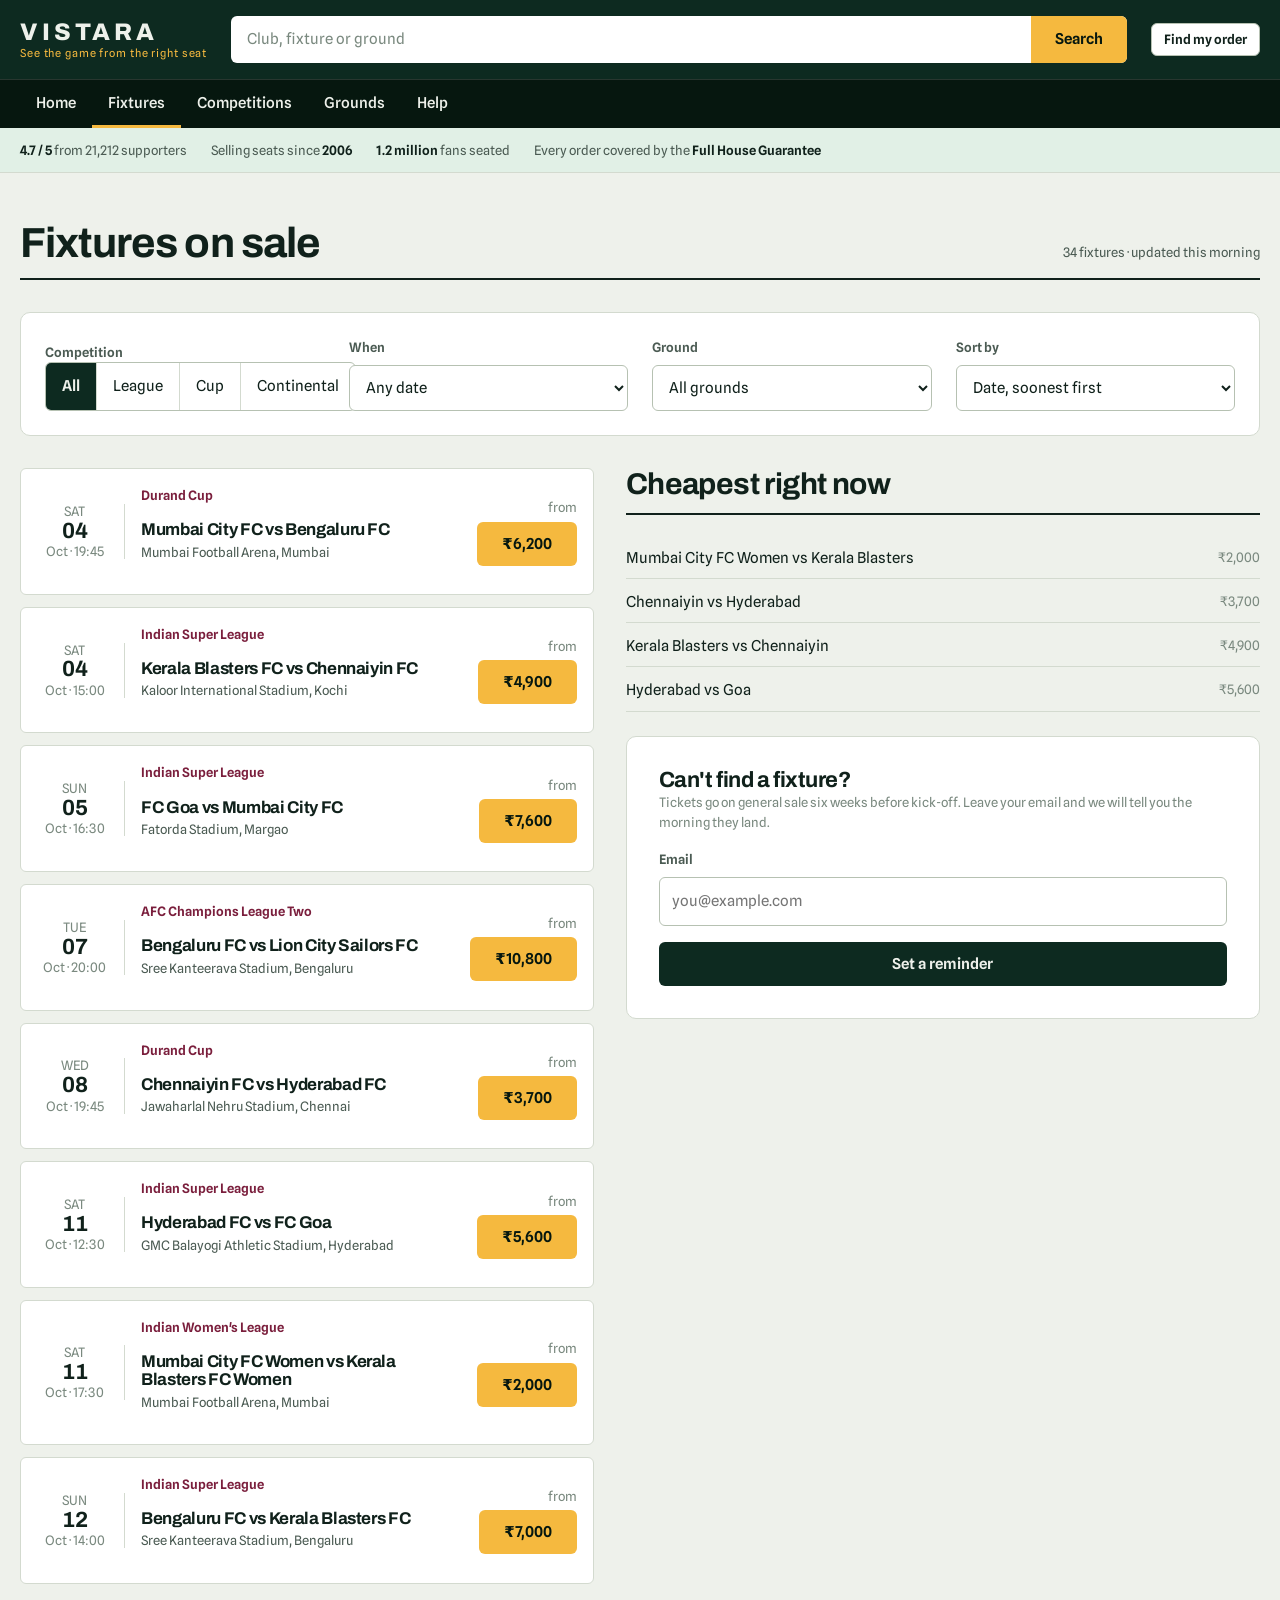
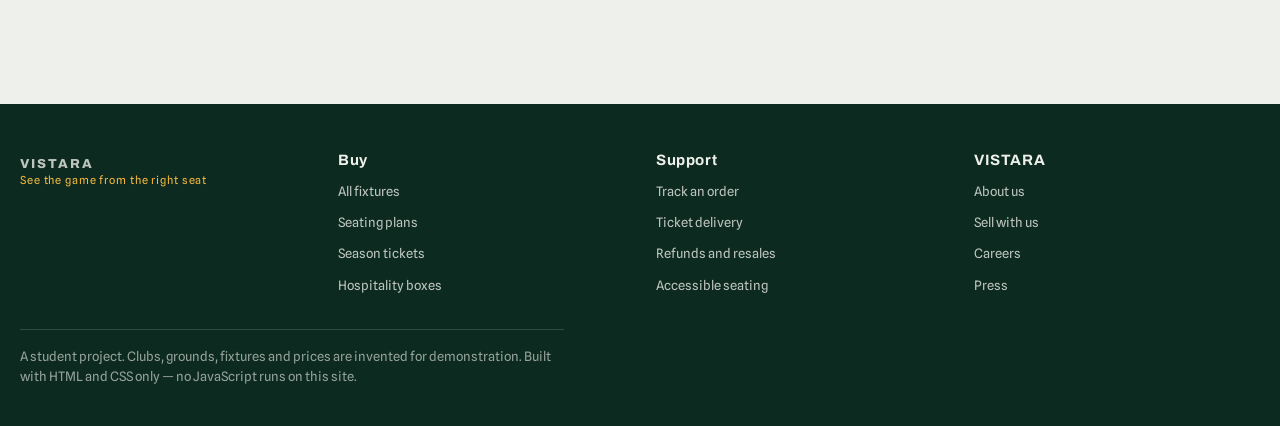
<file: fixtures.html>
<!DOCTYPE html>
<html lang="en">
<head>
  <meta charset="utf-8">
  <meta name="viewport" content="width=device-width, initial-scale=1">
  <title>Fixtures · VISTARA</title>
  <meta name="description" content="Every fixture on sale, filtered by competition and price.">
  <link rel="preconnect" href="https://fonts.googleapis.com">
<link rel="preconnect" href="https://fonts.gstatic.com" crossorigin>
<link href="https://fonts.googleapis.com/css2?family=Archivo:wght@600;700;800&family=Spline+Sans:wght@400;500;600&family=Spline+Sans+Mono:wght@400;600&display=swap" rel="stylesheet">
  <link rel="stylesheet" href="css/tokens.css">
  <link rel="stylesheet" href="css/base.css">
  <link rel="stylesheet" href="css/components.css">
</head>
<body>
<a class="skip" href="#main">Skip to main content</a>

<header class="masthead">
  <div class="shell masthead__bar">
    <a class="wordmark" href="index.html">VISTARA<span>See the game from the right seat</span></a>
    <form class="searchbar" action="fixtures.html" method="get" role="search">
      <label class="visually-hidden" for="q">Search clubs, fixtures or grounds</label>
      <input id="q" name="q" type="text" placeholder="Club, fixture or ground">
      <button type="submit">Search</button>
    </form>
    <div class="masthead__aside">
      <a class="btn btn--ghost btn--sm" href="track.html">Find my order</a>
    </div>
  </div>
  <nav class="nav" aria-label="Primary">
    <div class="shell">
      <ul>
        <li><a href="index.html">Home</a></li>
        <li><a href="fixtures.html" aria-current="page">Fixtures</a></li>
        <li>
          <a href="fixtures.html#competitions">Competitions</a>
          <ul class="submenu">
            <li><a href="fixtures.html">Indian Super League</a></li>
            <li><a href="fixtures.html">Durand Cup</a></li>
            <li><a href="fixtures.html">AFC Champions League Two</a></li>
            <li><a href="fixtures.html">Indian Women's League</a></li>
          </ul>
        </li>
        <li>
          <a href="event.html">Grounds</a>
          <ul class="submenu">
            <li><a href="event.html">Mumbai Football Arena</a></li>
            <li><a href="event.html">Kaloor International Stadium</a></li>
            <li><a href="event.html">Fatorda Stadium</a></li>
            <li><a href="event.html">Sree Kanteerava Stadium</a></li>
          </ul>
        </li>
        <li>
          <a href="track.html">Help</a>
          <ul class="submenu">
            <li><a href="track.html">Track an order</a></li>
            <li><a href="track.html#delivery">Ticket delivery</a></li>
            <li><a href="track.html#refunds">Refunds</a></li>
          </ul>
        </li>
      </ul>
    </div>
  </nav>
</header>

<div class="assurance">
  <div class="shell">
    <span><b>4.7 / 5</b> from 21,212 supporters</span>
    <span>Selling seats since <b>2006</b></span>
    <span><b>1.2 million</b> fans seated</span>
    <span>Every order covered by the <b>Full House Guarantee</b></span>
  </div>
</div>

<main id="main" class="shell section">

  <div class="section__head">
    <h1>Fixtures on sale</h1>
    <p>34 fixtures · updated this morning</p>
  </div>

  <form class="filters">
    <fieldset class="field">
      <legend>Competition</legend>
      <div class="chips">
        <input type="radio" id="c-all" name="comp" checked><label for="c-all">All</label>
        <input type="radio" id="c-lg" name="comp"><label for="c-lg">League</label>
        <input type="radio" id="c-cup" name="comp"><label for="c-cup">Cup</label>
        <input type="radio" id="c-eu" name="comp"><label for="c-eu">Continental</label>
      </div>
    </fieldset>
    <div class="field">
      <label for="when">When</label>
      <select id="when" name="when">
        <option>Any date</option>
        <option>This weekend</option>
        <option>Next 7 days</option>
        <option>Next 30 days</option>
      </select>
    </div>
    <div class="field">
      <label for="ground">Ground</label>
      <select id="ground" name="ground">
        <option>All grounds</option>
        <option>Mumbai Football Arena</option>
        <option>Sree Kanteerava Stadium</option>
        <option>Fatorda Stadium</option>
        <option>Kaloor International Stadium</option>
      </select>
    </div>
    <div class="field">
      <label for="sort">Sort by</label>
      <select id="sort" name="sort">
        <option>Date, soonest first</option>
        <option>Price, lowest first</option>
        <option>Popularity</option>
      </select>
    </div>
  </form>

  <div class="listing">
    <div>
      <div class="fixtures">
        <article class="fixture">
          <div class="fixture__date">
            <span>SAT</span>
            <b>04</b>
            <span>Oct · 19:45</span>
          </div>
          <div>
            <p class="fixture__comp">Durand Cup</p>
            <h3>Mumbai City FC vs Bengaluru FC</h3>
            <p class="fixture__venue">Mumbai Football Arena, Mumbai</p>
          </div>
          <div class="fixture__cta">
            <span class="fixture__from">from</span>
            <a class="btn btn--primary" href="event.html">₹6,200</a>
          </div>
        </article>
        <article class="fixture">
          <div class="fixture__date">
            <span>SAT</span>
            <b>04</b>
            <span>Oct · 15:00</span>
          </div>
          <div>
            <p class="fixture__comp">Indian Super League</p>
            <h3>Kerala Blasters FC vs Chennaiyin FC</h3>
            <p class="fixture__venue">Kaloor International Stadium, Kochi</p>
          </div>
          <div class="fixture__cta">
            <span class="fixture__from">from</span>
            <a class="btn btn--primary" href="event.html">₹4,900</a>
          </div>
        </article>
        <article class="fixture">
          <div class="fixture__date">
            <span>SUN</span>
            <b>05</b>
            <span>Oct · 16:30</span>
          </div>
          <div>
            <p class="fixture__comp">Indian Super League</p>
            <h3>FC Goa vs Mumbai City FC</h3>
            <p class="fixture__venue">Fatorda Stadium, Margao</p>
          </div>
          <div class="fixture__cta">
            <span class="fixture__from">from</span>
            <a class="btn btn--primary" href="event.html">₹7,600</a>
          </div>
        </article>
        <article class="fixture">
          <div class="fixture__date">
            <span>TUE</span>
            <b>07</b>
            <span>Oct · 20:00</span>
          </div>
          <div>
            <p class="fixture__comp">AFC Champions League Two</p>
            <h3>Bengaluru FC vs Lion City Sailors FC</h3>
            <p class="fixture__venue">Sree Kanteerava Stadium, Bengaluru</p>
          </div>
          <div class="fixture__cta">
            <span class="fixture__from">from</span>
            <a class="btn btn--primary" href="event.html">₹10,800</a>
          </div>
        </article>
        <article class="fixture">
          <div class="fixture__date">
            <span>WED</span>
            <b>08</b>
            <span>Oct · 19:45</span>
          </div>
          <div>
            <p class="fixture__comp">Durand Cup</p>
            <h3>Chennaiyin FC vs Hyderabad FC</h3>
            <p class="fixture__venue">Jawaharlal Nehru Stadium, Chennai</p>
          </div>
          <div class="fixture__cta">
            <span class="fixture__from">from</span>
            <a class="btn btn--primary" href="event.html">₹3,700</a>
          </div>
        </article>
        <article class="fixture">
          <div class="fixture__date">
            <span>SAT</span>
            <b>11</b>
            <span>Oct · 12:30</span>
          </div>
          <div>
            <p class="fixture__comp">Indian Super League</p>
            <h3>Hyderabad FC vs FC Goa</h3>
            <p class="fixture__venue">GMC Balayogi Athletic Stadium, Hyderabad</p>
          </div>
          <div class="fixture__cta">
            <span class="fixture__from">from</span>
            <a class="btn btn--primary" href="event.html">₹5,600</a>
          </div>
        </article>
        <article class="fixture">
          <div class="fixture__date">
            <span>SAT</span>
            <b>11</b>
            <span>Oct · 17:30</span>
          </div>
          <div>
            <p class="fixture__comp">Indian Women's League</p>
            <h3>Mumbai City FC Women vs Kerala Blasters FC Women</h3>
            <p class="fixture__venue">Mumbai Football Arena, Mumbai</p>
          </div>
          <div class="fixture__cta">
            <span class="fixture__from">from</span>
            <a class="btn btn--primary" href="event.html">₹2,000</a>
          </div>
        </article>
        <article class="fixture">
          <div class="fixture__date">
            <span>SUN</span>
            <b>12</b>
            <span>Oct · 14:00</span>
          </div>
          <div>
            <p class="fixture__comp">Indian Super League</p>
            <h3>Bengaluru FC vs Kerala Blasters FC</h3>
            <p class="fixture__venue">Sree Kanteerava Stadium, Bengaluru</p>
          </div>
          <div class="fixture__cta">
            <span class="fixture__from">from</span>
            <a class="btn btn--primary" href="event.html">₹7,000</a>
          </div>
        </article>
      </div>
    </div>
    <aside>
      <div class="section__head"><h2>Cheapest right now</h2></div>
      <ul class="index-list">
        <li><a href="event.html">Mumbai City FC Women vs Kerala Blasters <span>₹2,000</span></a></li>
        <li><a href="event.html">Chennaiyin vs Hyderabad <span>₹3,700</span></a></li>
        <li><a href="event.html">Kerala Blasters vs Chennaiyin <span>₹4,900</span></a></li>
        <li><a href="event.html">Hyderabad vs Goa <span>₹5,600</span></a></li>
      </ul>
      <div class="promise" style="grid-template-columns:1fr">
        <div>
          <h3>Can't find a fixture?</h3>
          <p class="hint">Tickets go on general sale six weeks before kick-off. Leave your email and we will tell you the morning they land.</p>
          <div class="field">
            <label for="alert-email">Email</label>
            <input id="alert-email" type="email" placeholder="you@example.com">
          </div>
          <p></p>
          <a class="btn btn--dark btn--wide" href="fixtures.html">Set a reminder</a>
        </div>
      </div>
    </aside>
  </div>

</main>

<footer class="footer">
  <div class="shell">
    <div class="footer__cols">
      <div>
        <a class="wordmark" href="index.html">VISTARA<span>See the game from the right seat</span></a>
      </div>
      <div>
        <h4>Buy</h4>
        <ul>
          <li><a href="fixtures.html">All fixtures</a></li>
          <li><a href="event.html">Seating plans</a></li>
          <li><a href="fixtures.html">Season tickets</a></li>
          <li><a href="event.html">Hospitality boxes</a></li>
        </ul>
      </div>
      <div>
        <h4>Support</h4>
        <ul>
          <li><a href="track.html">Track an order</a></li>
          <li><a href="track.html#delivery">Ticket delivery</a></li>
          <li><a href="track.html#refunds">Refunds and resales</a></li>
          <li><a href="track.html">Accessible seating</a></li>
        </ul>
      </div>
      <div>
        <h4>VISTARA</h4>
        <ul>
          <li><a href="index.html">About us</a></li>
          <li><a href="index.html">Sell with us</a></li>
          <li><a href="index.html">Careers</a></li>
          <li><a href="index.html">Press</a></li>
        </ul>
      </div>
    </div>
    <p class="footer__legal">
      A student project. Clubs, grounds, fixtures and prices are invented for demonstration.
      Built with HTML and CSS only — no JavaScript runs on this site.
    </p>
  </div>
</footer>
</body>
</html>
</file>
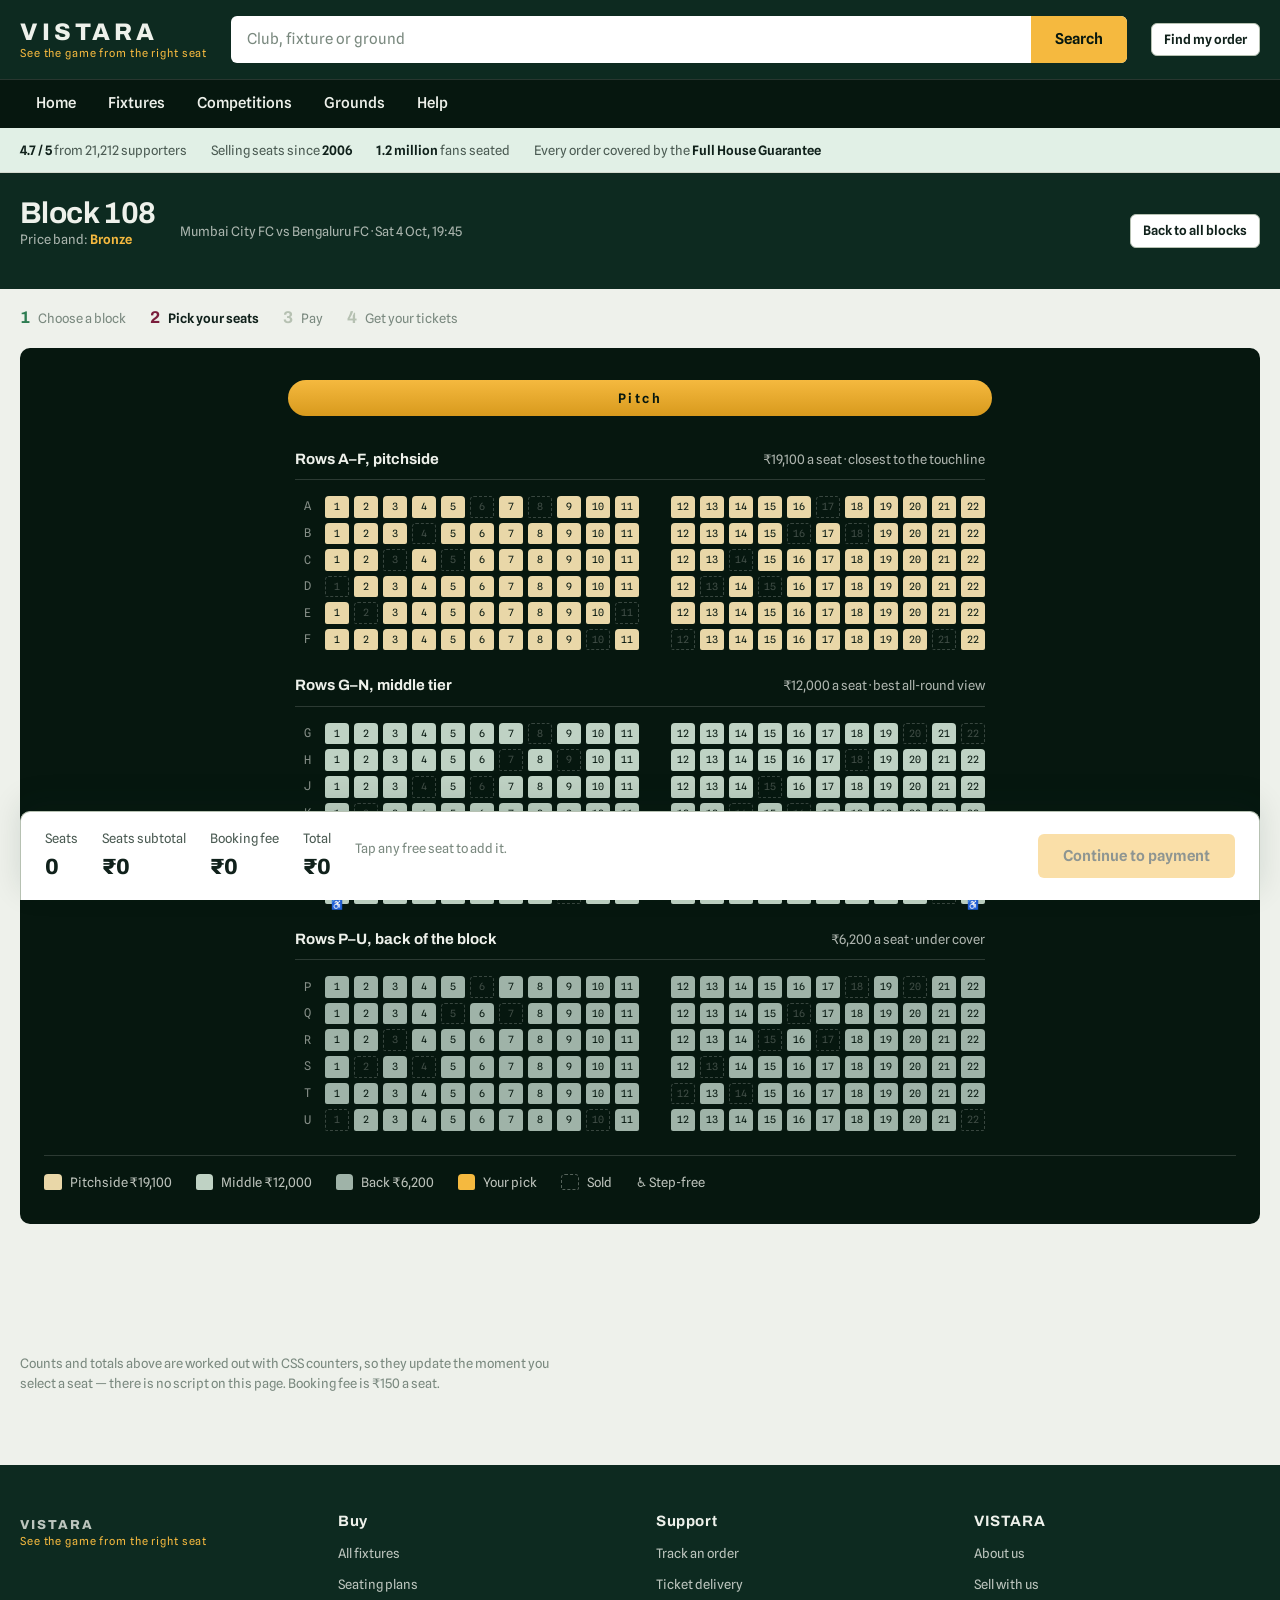
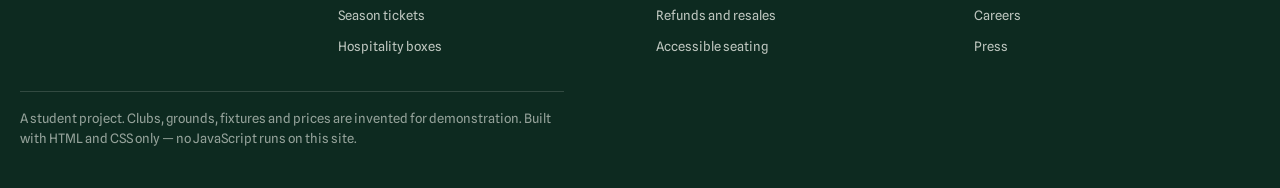
<file: seats.html>
<!DOCTYPE html>
<html lang="en">
<head>
  <meta charset="utf-8">
  <meta name="viewport" content="width=device-width, initial-scale=1">
  <title>Pick your seats · VISTARA</title>
  <meta name="description" content="Choose exact seats. Running totals are calculated without any JavaScript.">
  <link rel="preconnect" href="https://fonts.googleapis.com">
<link rel="preconnect" href="https://fonts.gstatic.com" crossorigin>
<link href="https://fonts.googleapis.com/css2?family=Archivo:wght@600;700;800&family=Spline+Sans:wght@400;500;600&family=Spline+Sans+Mono:wght@400;600&display=swap" rel="stylesheet">
  <link rel="stylesheet" href="css/tokens.css">
  <link rel="stylesheet" href="css/base.css">
  <link rel="stylesheet" href="css/components.css">
  <link rel="stylesheet" href="css/seatmap.css">
  <link rel="stylesheet" href="css/_blocks.css">
</head>
<body>
<a class="skip" href="#main">Skip to main content</a>

<header class="masthead">
  <div class="shell masthead__bar">
    <a class="wordmark" href="index.html">VISTARA<span>See the game from the right seat</span></a>
    <form class="searchbar" action="fixtures.html" method="get" role="search">
      <label class="visually-hidden" for="q">Search clubs, fixtures or grounds</label>
      <input id="q" name="q" type="text" placeholder="Club, fixture or ground">
      <button type="submit">Search</button>
    </form>
    <div class="masthead__aside">
      <a class="btn btn--ghost btn--sm" href="track.html">Find my order</a>
    </div>
  </div>
  <nav class="nav" aria-label="Primary">
    <div class="shell">
      <ul>
        <li><a href="index.html">Home</a></li>
        <li><a href="fixtures.html">Fixtures</a></li>
        <li>
          <a href="fixtures.html#competitions">Competitions</a>
          <ul class="submenu">
            <li><a href="fixtures.html">Indian Super League</a></li>
            <li><a href="fixtures.html">Durand Cup</a></li>
            <li><a href="fixtures.html">AFC Champions League Two</a></li>
            <li><a href="fixtures.html">Indian Women's League</a></li>
          </ul>
        </li>
        <li>
          <a href="event.html">Grounds</a>
          <ul class="submenu">
            <li><a href="event.html">Mumbai Football Arena</a></li>
            <li><a href="event.html">Kaloor International Stadium</a></li>
            <li><a href="event.html">Fatorda Stadium</a></li>
            <li><a href="event.html">Sree Kanteerava Stadium</a></li>
          </ul>
        </li>
        <li>
          <a href="track.html">Help</a>
          <ul class="submenu">
            <li><a href="track.html">Track an order</a></li>
            <li><a href="track.html#delivery">Ticket delivery</a></li>
            <li><a href="track.html#refunds">Refunds</a></li>
          </ul>
        </li>
      </ul>
    </div>
  </nav>
</header>

<div class="assurance">
  <div class="shell">
    <span><b>4.7 / 5</b> from 21,212 supporters</span>
    <span>Selling seats since <b>2006</b></span>
    <span><b>1.2 million</b> fans seated</span>
    <span>Every order covered by the <b>Full House Guarantee</b></span>
  </div>
</div>

<i class="anchor" id="b101"></i>
<i class="anchor" id="b102"></i>
<i class="anchor" id="b103"></i>
<i class="anchor" id="b104"></i>
<i class="anchor" id="b105"></i>
<i class="anchor" id="b106"></i>
<i class="anchor" id="b107"></i>
<i class="anchor" id="b108"></i>
<i class="anchor" id="b109"></i>
<i class="anchor" id="b110"></i>
<i class="anchor" id="b111"></i>
<i class="anchor" id="b112"></i>
<i class="anchor" id="b113"></i>
<i class="anchor" id="b114"></i>
<i class="anchor" id="b115"></i>
<i class="anchor" id="b116"></i>
<i class="anchor" id="b117"></i>
<i class="anchor" id="b118"></i>
<i class="anchor" id="b119"></i>
<i class="anchor" id="b120"></i>
<i class="anchor" id="b121"></i>
<i class="anchor" id="b122"></i>
<i class="anchor" id="b123"></i>
<i class="anchor" id="b124"></i>
<i class="anchor" id="bM01"></i>
<i class="anchor" id="bM02"></i>
<i class="anchor" id="bM03"></i>
<i class="anchor" id="bM04"></i>
<i class="anchor" id="bM05"></i>
<i class="anchor" id="bM06"></i>
<i class="anchor" id="bM07"></i>
<i class="anchor" id="bM08"></i>
<i class="anchor" id="bM09"></i>
<i class="anchor" id="bM10"></i>
<i class="anchor" id="bM11"></i>
<i class="anchor" id="bM12"></i>
<i class="anchor" id="bM13"></i>
<i class="anchor" id="bM14"></i>
<i class="anchor" id="bM15"></i>
<i class="anchor" id="bM16"></i>
<i class="anchor" id="b201"></i>
<i class="anchor" id="b202"></i>
<i class="anchor" id="b203"></i>
<i class="anchor" id="b204"></i>
<i class="anchor" id="b205"></i>
<i class="anchor" id="b206"></i>
<i class="anchor" id="b207"></i>
<i class="anchor" id="b208"></i>
<i class="anchor" id="b209"></i>
<i class="anchor" id="b210"></i>
<i class="anchor" id="b211"></i>
<i class="anchor" id="b212"></i>
<i class="anchor" id="b213"></i>
<i class="anchor" id="b214"></i>
<i class="anchor" id="b215"></i>
<i class="anchor" id="b216"></i>
<i class="anchor" id="b217"></i>
<i class="anchor" id="b218"></i>
<i class="anchor" id="b219"></i>
<i class="anchor" id="b220"></i>
<i class="anchor" id="b221"></i>
<i class="anchor" id="b222"></i>
<i class="anchor" id="b223"></i>
<i class="anchor" id="b224"></i>
<i class="anchor" id="b225"></i>
<i class="anchor" id="b226"></i>
<i class="anchor" id="b227"></i>
<i class="anchor" id="b228"></i>
<main id="main" class="seatwrap">

  <div class="blk-bar">
    <div class="shell blk-bar__grid">
      <div>
        <h1>Block <span class="blk-name"></span></h1>
        <p class="blk-band">Price band: <span class="blk-band-val"></span></p>
      </div>
      <p class="blk-meta">Mumbai City FC vs Bengaluru FC · Sat 4 Oct, 19:45</p>
      <a class="btn btn--ghost btn--sm blk-bar__back" href="event.html">Back to all blocks</a>
    </div>
  </div>

  <div class="shell">
    <ol class="steps">
      <li class="is-done"><b>1</b> Choose a block</li>
      <li class="is-current"><b>2</b> Pick your seats</li>
      <li><b>3</b> Pay</li>
      <li><b>4</b> Get your tickets</li>
    </ol>
  </div>

  <div class="shell">
    <div class="stand">
      <p class="pitchline">Pitch</p>

<div class="zone zone--front">
  <div class="zone__label"><b>Rows A–F, pitchside</b><span>₹19,100 a seat · closest to the touchline</span></div>
  <div class="row"><span class="row__id">A</span><span class="seat"><input type="checkbox" id="sA1" name="seat" value="A1"><label for="sA1">1<span class="visually-hidden"> — row A, seat 1</span></label></span><span class="seat"><input type="checkbox" id="sA2" name="seat" value="A2"><label for="sA2">2<span class="visually-hidden"> — row A, seat 2</span></label></span><span class="seat"><input type="checkbox" id="sA3" name="seat" value="A3"><label for="sA3">3<span class="visually-hidden"> — row A, seat 3</span></label></span><span class="seat"><input type="checkbox" id="sA4" name="seat" value="A4"><label for="sA4">4<span class="visually-hidden"> — row A, seat 4</span></label></span><span class="seat"><input type="checkbox" id="sA5" name="seat" value="A5"><label for="sA5">5<span class="visually-hidden"> — row A, seat 5</span></label></span><span class="seat seat--taken"><span class="seat-no" aria-hidden="true">6</span><span class="visually-hidden">Seat A6 is sold</span></span><span class="seat"><input type="checkbox" id="sA7" name="seat" value="A7"><label for="sA7">7<span class="visually-hidden"> — row A, seat 7</span></label></span><span class="seat seat--taken"><span class="seat-no" aria-hidden="true">8</span><span class="visually-hidden">Seat A8 is sold</span></span><span class="seat"><input type="checkbox" id="sA9" name="seat" value="A9"><label for="sA9">9<span class="visually-hidden"> — row A, seat 9</span></label></span><span class="seat"><input type="checkbox" id="sA10" name="seat" value="A10"><label for="sA10">10<span class="visually-hidden"> — row A, seat 10</span></label></span><span class="seat"><input type="checkbox" id="sA11" name="seat" value="A11"><label for="sA11">11<span class="visually-hidden"> — row A, seat 11</span></label></span><span class="aisle" aria-hidden="true"></span><span class="seat"><input type="checkbox" id="sA12" name="seat" value="A12"><label for="sA12">12<span class="visually-hidden"> — row A, seat 12</span></label></span><span class="seat"><input type="checkbox" id="sA13" name="seat" value="A13"><label for="sA13">13<span class="visually-hidden"> — row A, seat 13</span></label></span><span class="seat"><input type="checkbox" id="sA14" name="seat" value="A14"><label for="sA14">14<span class="visually-hidden"> — row A, seat 14</span></label></span><span class="seat"><input type="checkbox" id="sA15" name="seat" value="A15"><label for="sA15">15<span class="visually-hidden"> — row A, seat 15</span></label></span><span class="seat"><input type="checkbox" id="sA16" name="seat" value="A16"><label for="sA16">16<span class="visually-hidden"> — row A, seat 16</span></label></span><span class="seat seat--taken"><span class="seat-no" aria-hidden="true">17</span><span class="visually-hidden">Seat A17 is sold</span></span><span class="seat"><input type="checkbox" id="sA18" name="seat" value="A18"><label for="sA18">18<span class="visually-hidden"> — row A, seat 18</span></label></span><span class="seat"><input type="checkbox" id="sA19" name="seat" value="A19"><label for="sA19">19<span class="visually-hidden"> — row A, seat 19</span></label></span><span class="seat"><input type="checkbox" id="sA20" name="seat" value="A20"><label for="sA20">20<span class="visually-hidden"> — row A, seat 20</span></label></span><span class="seat"><input type="checkbox" id="sA21" name="seat" value="A21"><label for="sA21">21<span class="visually-hidden"> — row A, seat 21</span></label></span><span class="seat"><input type="checkbox" id="sA22" name="seat" value="A22"><label for="sA22">22<span class="visually-hidden"> — row A, seat 22</span></label></span></div>
  <div class="row"><span class="row__id">B</span><span class="seat"><input type="checkbox" id="sB1" name="seat" value="B1"><label for="sB1">1<span class="visually-hidden"> — row B, seat 1</span></label></span><span class="seat"><input type="checkbox" id="sB2" name="seat" value="B2"><label for="sB2">2<span class="visually-hidden"> — row B, seat 2</span></label></span><span class="seat"><input type="checkbox" id="sB3" name="seat" value="B3"><label for="sB3">3<span class="visually-hidden"> — row B, seat 3</span></label></span><span class="seat seat--taken"><span class="seat-no" aria-hidden="true">4</span><span class="visually-hidden">Seat B4 is sold</span></span><span class="seat"><input type="checkbox" id="sB5" name="seat" value="B5"><label for="sB5">5<span class="visually-hidden"> — row B, seat 5</span></label></span><span class="seat"><input type="checkbox" id="sB6" name="seat" value="B6"><label for="sB6">6<span class="visually-hidden"> — row B, seat 6</span></label></span><span class="seat"><input type="checkbox" id="sB7" name="seat" value="B7"><label for="sB7">7<span class="visually-hidden"> — row B, seat 7</span></label></span><span class="seat"><input type="checkbox" id="sB8" name="seat" value="B8"><label for="sB8">8<span class="visually-hidden"> — row B, seat 8</span></label></span><span class="seat"><input type="checkbox" id="sB9" name="seat" value="B9"><label for="sB9">9<span class="visually-hidden"> — row B, seat 9</span></label></span><span class="seat"><input type="checkbox" id="sB10" name="seat" value="B10"><label for="sB10">10<span class="visually-hidden"> — row B, seat 10</span></label></span><span class="seat"><input type="checkbox" id="sB11" name="seat" value="B11"><label for="sB11">11<span class="visually-hidden"> — row B, seat 11</span></label></span><span class="aisle" aria-hidden="true"></span><span class="seat"><input type="checkbox" id="sB12" name="seat" value="B12"><label for="sB12">12<span class="visually-hidden"> — row B, seat 12</span></label></span><span class="seat"><input type="checkbox" id="sB13" name="seat" value="B13"><label for="sB13">13<span class="visually-hidden"> — row B, seat 13</span></label></span><span class="seat"><input type="checkbox" id="sB14" name="seat" value="B14"><label for="sB14">14<span class="visually-hidden"> — row B, seat 14</span></label></span><span class="seat"><input type="checkbox" id="sB15" name="seat" value="B15"><label for="sB15">15<span class="visually-hidden"> — row B, seat 15</span></label></span><span class="seat seat--taken"><span class="seat-no" aria-hidden="true">16</span><span class="visually-hidden">Seat B16 is sold</span></span><span class="seat"><input type="checkbox" id="sB17" name="seat" value="B17"><label for="sB17">17<span class="visually-hidden"> — row B, seat 17</span></label></span><span class="seat seat--taken"><span class="seat-no" aria-hidden="true">18</span><span class="visually-hidden">Seat B18 is sold</span></span><span class="seat"><input type="checkbox" id="sB19" name="seat" value="B19"><label for="sB19">19<span class="visually-hidden"> — row B, seat 19</span></label></span><span class="seat"><input type="checkbox" id="sB20" name="seat" value="B20"><label for="sB20">20<span class="visually-hidden"> — row B, seat 20</span></label></span><span class="seat"><input type="checkbox" id="sB21" name="seat" value="B21"><label for="sB21">21<span class="visually-hidden"> — row B, seat 21</span></label></span><span class="seat"><input type="checkbox" id="sB22" name="seat" value="B22"><label for="sB22">22<span class="visually-hidden"> — row B, seat 22</span></label></span></div>
  <div class="row"><span class="row__id">C</span><span class="seat"><input type="checkbox" id="sC1" name="seat" value="C1"><label for="sC1">1<span class="visually-hidden"> — row C, seat 1</span></label></span><span class="seat"><input type="checkbox" id="sC2" name="seat" value="C2"><label for="sC2">2<span class="visually-hidden"> — row C, seat 2</span></label></span><span class="seat seat--taken"><span class="seat-no" aria-hidden="true">3</span><span class="visually-hidden">Seat C3 is sold</span></span><span class="seat"><input type="checkbox" id="sC4" name="seat" value="C4"><label for="sC4">4<span class="visually-hidden"> — row C, seat 4</span></label></span><span class="seat seat--taken"><span class="seat-no" aria-hidden="true">5</span><span class="visually-hidden">Seat C5 is sold</span></span><span class="seat"><input type="checkbox" id="sC6" name="seat" value="C6"><label for="sC6">6<span class="visually-hidden"> — row C, seat 6</span></label></span><span class="seat"><input type="checkbox" id="sC7" name="seat" value="C7"><label for="sC7">7<span class="visually-hidden"> — row C, seat 7</span></label></span><span class="seat"><input type="checkbox" id="sC8" name="seat" value="C8"><label for="sC8">8<span class="visually-hidden"> — row C, seat 8</span></label></span><span class="seat"><input type="checkbox" id="sC9" name="seat" value="C9"><label for="sC9">9<span class="visually-hidden"> — row C, seat 9</span></label></span><span class="seat"><input type="checkbox" id="sC10" name="seat" value="C10"><label for="sC10">10<span class="visually-hidden"> — row C, seat 10</span></label></span><span class="seat"><input type="checkbox" id="sC11" name="seat" value="C11"><label for="sC11">11<span class="visually-hidden"> — row C, seat 11</span></label></span><span class="aisle" aria-hidden="true"></span><span class="seat"><input type="checkbox" id="sC12" name="seat" value="C12"><label for="sC12">12<span class="visually-hidden"> — row C, seat 12</span></label></span><span class="seat"><input type="checkbox" id="sC13" name="seat" value="C13"><label for="sC13">13<span class="visually-hidden"> — row C, seat 13</span></label></span><span class="seat seat--taken"><span class="seat-no" aria-hidden="true">14</span><span class="visually-hidden">Seat C14 is sold</span></span><span class="seat"><input type="checkbox" id="sC15" name="seat" value="C15"><label for="sC15">15<span class="visually-hidden"> — row C, seat 15</span></label></span><span class="seat"><input type="checkbox" id="sC16" name="seat" value="C16"><label for="sC16">16<span class="visually-hidden"> — row C, seat 16</span></label></span><span class="seat"><input type="checkbox" id="sC17" name="seat" value="C17"><label for="sC17">17<span class="visually-hidden"> — row C, seat 17</span></label></span><span class="seat"><input type="checkbox" id="sC18" name="seat" value="C18"><label for="sC18">18<span class="visually-hidden"> — row C, seat 18</span></label></span><span class="seat"><input type="checkbox" id="sC19" name="seat" value="C19"><label for="sC19">19<span class="visually-hidden"> — row C, seat 19</span></label></span><span class="seat"><input type="checkbox" id="sC20" name="seat" value="C20"><label for="sC20">20<span class="visually-hidden"> — row C, seat 20</span></label></span><span class="seat"><input type="checkbox" id="sC21" name="seat" value="C21"><label for="sC21">21<span class="visually-hidden"> — row C, seat 21</span></label></span><span class="seat"><input type="checkbox" id="sC22" name="seat" value="C22"><label for="sC22">22<span class="visually-hidden"> — row C, seat 22</span></label></span></div>
  <div class="row"><span class="row__id">D</span><span class="seat seat--taken"><span class="seat-no" aria-hidden="true">1</span><span class="visually-hidden">Seat D1 is sold</span></span><span class="seat"><input type="checkbox" id="sD2" name="seat" value="D2"><label for="sD2">2<span class="visually-hidden"> — row D, seat 2</span></label></span><span class="seat"><input type="checkbox" id="sD3" name="seat" value="D3"><label for="sD3">3<span class="visually-hidden"> — row D, seat 3</span></label></span><span class="seat"><input type="checkbox" id="sD4" name="seat" value="D4"><label for="sD4">4<span class="visually-hidden"> — row D, seat 4</span></label></span><span class="seat"><input type="checkbox" id="sD5" name="seat" value="D5"><label for="sD5">5<span class="visually-hidden"> — row D, seat 5</span></label></span><span class="seat"><input type="checkbox" id="sD6" name="seat" value="D6"><label for="sD6">6<span class="visually-hidden"> — row D, seat 6</span></label></span><span class="seat"><input type="checkbox" id="sD7" name="seat" value="D7"><label for="sD7">7<span class="visually-hidden"> — row D, seat 7</span></label></span><span class="seat"><input type="checkbox" id="sD8" name="seat" value="D8"><label for="sD8">8<span class="visually-hidden"> — row D, seat 8</span></label></span><span class="seat"><input type="checkbox" id="sD9" name="seat" value="D9"><label for="sD9">9<span class="visually-hidden"> — row D, seat 9</span></label></span><span class="seat"><input type="checkbox" id="sD10" name="seat" value="D10"><label for="sD10">10<span class="visually-hidden"> — row D, seat 10</span></label></span><span class="seat"><input type="checkbox" id="sD11" name="seat" value="D11"><label for="sD11">11<span class="visually-hidden"> — row D, seat 11</span></label></span><span class="aisle" aria-hidden="true"></span><span class="seat"><input type="checkbox" id="sD12" name="seat" value="D12"><label for="sD12">12<span class="visually-hidden"> — row D, seat 12</span></label></span><span class="seat seat--taken"><span class="seat-no" aria-hidden="true">13</span><span class="visually-hidden">Seat D13 is sold</span></span><span class="seat"><input type="checkbox" id="sD14" name="seat" value="D14"><label for="sD14">14<span class="visually-hidden"> — row D, seat 14</span></label></span><span class="seat seat--taken"><span class="seat-no" aria-hidden="true">15</span><span class="visually-hidden">Seat D15 is sold</span></span><span class="seat"><input type="checkbox" id="sD16" name="seat" value="D16"><label for="sD16">16<span class="visually-hidden"> — row D, seat 16</span></label></span><span class="seat"><input type="checkbox" id="sD17" name="seat" value="D17"><label for="sD17">17<span class="visually-hidden"> — row D, seat 17</span></label></span><span class="seat"><input type="checkbox" id="sD18" name="seat" value="D18"><label for="sD18">18<span class="visually-hidden"> — row D, seat 18</span></label></span><span class="seat"><input type="checkbox" id="sD19" name="seat" value="D19"><label for="sD19">19<span class="visually-hidden"> — row D, seat 19</span></label></span><span class="seat"><input type="checkbox" id="sD20" name="seat" value="D20"><label for="sD20">20<span class="visually-hidden"> — row D, seat 20</span></label></span><span class="seat"><input type="checkbox" id="sD21" name="seat" value="D21"><label for="sD21">21<span class="visually-hidden"> — row D, seat 21</span></label></span><span class="seat"><input type="checkbox" id="sD22" name="seat" value="D22"><label for="sD22">22<span class="visually-hidden"> — row D, seat 22</span></label></span></div>
  <div class="row"><span class="row__id">E</span><span class="seat"><input type="checkbox" id="sE1" name="seat" value="E1"><label for="sE1">1<span class="visually-hidden"> — row E, seat 1</span></label></span><span class="seat seat--taken"><span class="seat-no" aria-hidden="true">2</span><span class="visually-hidden">Seat E2 is sold</span></span><span class="seat"><input type="checkbox" id="sE3" name="seat" value="E3"><label for="sE3">3<span class="visually-hidden"> — row E, seat 3</span></label></span><span class="seat"><input type="checkbox" id="sE4" name="seat" value="E4"><label for="sE4">4<span class="visually-hidden"> — row E, seat 4</span></label></span><span class="seat"><input type="checkbox" id="sE5" name="seat" value="E5"><label for="sE5">5<span class="visually-hidden"> — row E, seat 5</span></label></span><span class="seat"><input type="checkbox" id="sE6" name="seat" value="E6"><label for="sE6">6<span class="visually-hidden"> — row E, seat 6</span></label></span><span class="seat"><input type="checkbox" id="sE7" name="seat" value="E7"><label for="sE7">7<span class="visually-hidden"> — row E, seat 7</span></label></span><span class="seat"><input type="checkbox" id="sE8" name="seat" value="E8"><label for="sE8">8<span class="visually-hidden"> — row E, seat 8</span></label></span><span class="seat"><input type="checkbox" id="sE9" name="seat" value="E9"><label for="sE9">9<span class="visually-hidden"> — row E, seat 9</span></label></span><span class="seat"><input type="checkbox" id="sE10" name="seat" value="E10"><label for="sE10">10<span class="visually-hidden"> — row E, seat 10</span></label></span><span class="seat seat--taken"><span class="seat-no" aria-hidden="true">11</span><span class="visually-hidden">Seat E11 is sold</span></span><span class="aisle" aria-hidden="true"></span><span class="seat"><input type="checkbox" id="sE12" name="seat" value="E12"><label for="sE12">12<span class="visually-hidden"> — row E, seat 12</span></label></span><span class="seat"><input type="checkbox" id="sE13" name="seat" value="E13"><label for="sE13">13<span class="visually-hidden"> — row E, seat 13</span></label></span><span class="seat"><input type="checkbox" id="sE14" name="seat" value="E14"><label for="sE14">14<span class="visually-hidden"> — row E, seat 14</span></label></span><span class="seat"><input type="checkbox" id="sE15" name="seat" value="E15"><label for="sE15">15<span class="visually-hidden"> — row E, seat 15</span></label></span><span class="seat"><input type="checkbox" id="sE16" name="seat" value="E16"><label for="sE16">16<span class="visually-hidden"> — row E, seat 16</span></label></span><span class="seat"><input type="checkbox" id="sE17" name="seat" value="E17"><label for="sE17">17<span class="visually-hidden"> — row E, seat 17</span></label></span><span class="seat"><input type="checkbox" id="sE18" name="seat" value="E18"><label for="sE18">18<span class="visually-hidden"> — row E, seat 18</span></label></span><span class="seat"><input type="checkbox" id="sE19" name="seat" value="E19"><label for="sE19">19<span class="visually-hidden"> — row E, seat 19</span></label></span><span class="seat"><input type="checkbox" id="sE20" name="seat" value="E20"><label for="sE20">20<span class="visually-hidden"> — row E, seat 20</span></label></span><span class="seat"><input type="checkbox" id="sE21" name="seat" value="E21"><label for="sE21">21<span class="visually-hidden"> — row E, seat 21</span></label></span><span class="seat"><input type="checkbox" id="sE22" name="seat" value="E22"><label for="sE22">22<span class="visually-hidden"> — row E, seat 22</span></label></span></div>
  <div class="row"><span class="row__id">F</span><span class="seat"><input type="checkbox" id="sF1" name="seat" value="F1"><label for="sF1">1<span class="visually-hidden"> — row F, seat 1</span></label></span><span class="seat"><input type="checkbox" id="sF2" name="seat" value="F2"><label for="sF2">2<span class="visually-hidden"> — row F, seat 2</span></label></span><span class="seat"><input type="checkbox" id="sF3" name="seat" value="F3"><label for="sF3">3<span class="visually-hidden"> — row F, seat 3</span></label></span><span class="seat"><input type="checkbox" id="sF4" name="seat" value="F4"><label for="sF4">4<span class="visually-hidden"> — row F, seat 4</span></label></span><span class="seat"><input type="checkbox" id="sF5" name="seat" value="F5"><label for="sF5">5<span class="visually-hidden"> — row F, seat 5</span></label></span><span class="seat"><input type="checkbox" id="sF6" name="seat" value="F6"><label for="sF6">6<span class="visually-hidden"> — row F, seat 6</span></label></span><span class="seat"><input type="checkbox" id="sF7" name="seat" value="F7"><label for="sF7">7<span class="visually-hidden"> — row F, seat 7</span></label></span><span class="seat"><input type="checkbox" id="sF8" name="seat" value="F8"><label for="sF8">8<span class="visually-hidden"> — row F, seat 8</span></label></span><span class="seat"><input type="checkbox" id="sF9" name="seat" value="F9"><label for="sF9">9<span class="visually-hidden"> — row F, seat 9</span></label></span><span class="seat seat--taken"><span class="seat-no" aria-hidden="true">10</span><span class="visually-hidden">Seat F10 is sold</span></span><span class="seat"><input type="checkbox" id="sF11" name="seat" value="F11"><label for="sF11">11<span class="visually-hidden"> — row F, seat 11</span></label></span><span class="aisle" aria-hidden="true"></span><span class="seat seat--taken"><span class="seat-no" aria-hidden="true">12</span><span class="visually-hidden">Seat F12 is sold</span></span><span class="seat"><input type="checkbox" id="sF13" name="seat" value="F13"><label for="sF13">13<span class="visually-hidden"> — row F, seat 13</span></label></span><span class="seat"><input type="checkbox" id="sF14" name="seat" value="F14"><label for="sF14">14<span class="visually-hidden"> — row F, seat 14</span></label></span><span class="seat"><input type="checkbox" id="sF15" name="seat" value="F15"><label for="sF15">15<span class="visually-hidden"> — row F, seat 15</span></label></span><span class="seat"><input type="checkbox" id="sF16" name="seat" value="F16"><label for="sF16">16<span class="visually-hidden"> — row F, seat 16</span></label></span><span class="seat"><input type="checkbox" id="sF17" name="seat" value="F17"><label for="sF17">17<span class="visually-hidden"> — row F, seat 17</span></label></span><span class="seat"><input type="checkbox" id="sF18" name="seat" value="F18"><label for="sF18">18<span class="visually-hidden"> — row F, seat 18</span></label></span><span class="seat"><input type="checkbox" id="sF19" name="seat" value="F19"><label for="sF19">19<span class="visually-hidden"> — row F, seat 19</span></label></span><span class="seat"><input type="checkbox" id="sF20" name="seat" value="F20"><label for="sF20">20<span class="visually-hidden"> — row F, seat 20</span></label></span><span class="seat seat--taken"><span class="seat-no" aria-hidden="true">21</span><span class="visually-hidden">Seat F21 is sold</span></span><span class="seat"><input type="checkbox" id="sF22" name="seat" value="F22"><label for="sF22">22<span class="visually-hidden"> — row F, seat 22</span></label></span></div>
</div>

<div class="zone zone--mid">
  <div class="zone__label"><b>Rows G–N, middle tier</b><span>₹12,000 a seat · best all-round view</span></div>
  <div class="row"><span class="row__id">G</span><span class="seat"><input type="checkbox" id="sG1" name="seat" value="G1"><label for="sG1">1<span class="visually-hidden"> — row G, seat 1</span></label></span><span class="seat"><input type="checkbox" id="sG2" name="seat" value="G2"><label for="sG2">2<span class="visually-hidden"> — row G, seat 2</span></label></span><span class="seat"><input type="checkbox" id="sG3" name="seat" value="G3"><label for="sG3">3<span class="visually-hidden"> — row G, seat 3</span></label></span><span class="seat"><input type="checkbox" id="sG4" name="seat" value="G4"><label for="sG4">4<span class="visually-hidden"> — row G, seat 4</span></label></span><span class="seat"><input type="checkbox" id="sG5" name="seat" value="G5"><label for="sG5">5<span class="visually-hidden"> — row G, seat 5</span></label></span><span class="seat"><input type="checkbox" id="sG6" name="seat" value="G6"><label for="sG6">6<span class="visually-hidden"> — row G, seat 6</span></label></span><span class="seat"><input type="checkbox" id="sG7" name="seat" value="G7"><label for="sG7">7<span class="visually-hidden"> — row G, seat 7</span></label></span><span class="seat seat--taken"><span class="seat-no" aria-hidden="true">8</span><span class="visually-hidden">Seat G8 is sold</span></span><span class="seat"><input type="checkbox" id="sG9" name="seat" value="G9"><label for="sG9">9<span class="visually-hidden"> — row G, seat 9</span></label></span><span class="seat"><input type="checkbox" id="sG10" name="seat" value="G10"><label for="sG10">10<span class="visually-hidden"> — row G, seat 10</span></label></span><span class="seat"><input type="checkbox" id="sG11" name="seat" value="G11"><label for="sG11">11<span class="visually-hidden"> — row G, seat 11</span></label></span><span class="aisle" aria-hidden="true"></span><span class="seat"><input type="checkbox" id="sG12" name="seat" value="G12"><label for="sG12">12<span class="visually-hidden"> — row G, seat 12</span></label></span><span class="seat"><input type="checkbox" id="sG13" name="seat" value="G13"><label for="sG13">13<span class="visually-hidden"> — row G, seat 13</span></label></span><span class="seat"><input type="checkbox" id="sG14" name="seat" value="G14"><label for="sG14">14<span class="visually-hidden"> — row G, seat 14</span></label></span><span class="seat"><input type="checkbox" id="sG15" name="seat" value="G15"><label for="sG15">15<span class="visually-hidden"> — row G, seat 15</span></label></span><span class="seat"><input type="checkbox" id="sG16" name="seat" value="G16"><label for="sG16">16<span class="visually-hidden"> — row G, seat 16</span></label></span><span class="seat"><input type="checkbox" id="sG17" name="seat" value="G17"><label for="sG17">17<span class="visually-hidden"> — row G, seat 17</span></label></span><span class="seat"><input type="checkbox" id="sG18" name="seat" value="G18"><label for="sG18">18<span class="visually-hidden"> — row G, seat 18</span></label></span><span class="seat"><input type="checkbox" id="sG19" name="seat" value="G19"><label for="sG19">19<span class="visually-hidden"> — row G, seat 19</span></label></span><span class="seat seat--taken"><span class="seat-no" aria-hidden="true">20</span><span class="visually-hidden">Seat G20 is sold</span></span><span class="seat"><input type="checkbox" id="sG21" name="seat" value="G21"><label for="sG21">21<span class="visually-hidden"> — row G, seat 21</span></label></span><span class="seat seat--taken"><span class="seat-no" aria-hidden="true">22</span><span class="visually-hidden">Seat G22 is sold</span></span></div>
  <div class="row"><span class="row__id">H</span><span class="seat"><input type="checkbox" id="sH1" name="seat" value="H1"><label for="sH1">1<span class="visually-hidden"> — row H, seat 1</span></label></span><span class="seat"><input type="checkbox" id="sH2" name="seat" value="H2"><label for="sH2">2<span class="visually-hidden"> — row H, seat 2</span></label></span><span class="seat"><input type="checkbox" id="sH3" name="seat" value="H3"><label for="sH3">3<span class="visually-hidden"> — row H, seat 3</span></label></span><span class="seat"><input type="checkbox" id="sH4" name="seat" value="H4"><label for="sH4">4<span class="visually-hidden"> — row H, seat 4</span></label></span><span class="seat"><input type="checkbox" id="sH5" name="seat" value="H5"><label for="sH5">5<span class="visually-hidden"> — row H, seat 5</span></label></span><span class="seat"><input type="checkbox" id="sH6" name="seat" value="H6"><label for="sH6">6<span class="visually-hidden"> — row H, seat 6</span></label></span><span class="seat seat--taken"><span class="seat-no" aria-hidden="true">7</span><span class="visually-hidden">Seat H7 is sold</span></span><span class="seat"><input type="checkbox" id="sH8" name="seat" value="H8"><label for="sH8">8<span class="visually-hidden"> — row H, seat 8</span></label></span><span class="seat seat--taken"><span class="seat-no" aria-hidden="true">9</span><span class="visually-hidden">Seat H9 is sold</span></span><span class="seat"><input type="checkbox" id="sH10" name="seat" value="H10"><label for="sH10">10<span class="visually-hidden"> — row H, seat 10</span></label></span><span class="seat"><input type="checkbox" id="sH11" name="seat" value="H11"><label for="sH11">11<span class="visually-hidden"> — row H, seat 11</span></label></span><span class="aisle" aria-hidden="true"></span><span class="seat"><input type="checkbox" id="sH12" name="seat" value="H12"><label for="sH12">12<span class="visually-hidden"> — row H, seat 12</span></label></span><span class="seat"><input type="checkbox" id="sH13" name="seat" value="H13"><label for="sH13">13<span class="visually-hidden"> — row H, seat 13</span></label></span><span class="seat"><input type="checkbox" id="sH14" name="seat" value="H14"><label for="sH14">14<span class="visually-hidden"> — row H, seat 14</span></label></span><span class="seat"><input type="checkbox" id="sH15" name="seat" value="H15"><label for="sH15">15<span class="visually-hidden"> — row H, seat 15</span></label></span><span class="seat"><input type="checkbox" id="sH16" name="seat" value="H16"><label for="sH16">16<span class="visually-hidden"> — row H, seat 16</span></label></span><span class="seat"><input type="checkbox" id="sH17" name="seat" value="H17"><label for="sH17">17<span class="visually-hidden"> — row H, seat 17</span></label></span><span class="seat seat--taken"><span class="seat-no" aria-hidden="true">18</span><span class="visually-hidden">Seat H18 is sold</span></span><span class="seat"><input type="checkbox" id="sH19" name="seat" value="H19"><label for="sH19">19<span class="visually-hidden"> — row H, seat 19</span></label></span><span class="seat"><input type="checkbox" id="sH20" name="seat" value="H20"><label for="sH20">20<span class="visually-hidden"> — row H, seat 20</span></label></span><span class="seat"><input type="checkbox" id="sH21" name="seat" value="H21"><label for="sH21">21<span class="visually-hidden"> — row H, seat 21</span></label></span><span class="seat"><input type="checkbox" id="sH22" name="seat" value="H22"><label for="sH22">22<span class="visually-hidden"> — row H, seat 22</span></label></span></div>
  <div class="row"><span class="row__id">J</span><span class="seat"><input type="checkbox" id="sJ1" name="seat" value="J1"><label for="sJ1">1<span class="visually-hidden"> — row J, seat 1</span></label></span><span class="seat"><input type="checkbox" id="sJ2" name="seat" value="J2"><label for="sJ2">2<span class="visually-hidden"> — row J, seat 2</span></label></span><span class="seat"><input type="checkbox" id="sJ3" name="seat" value="J3"><label for="sJ3">3<span class="visually-hidden"> — row J, seat 3</span></label></span><span class="seat seat--taken"><span class="seat-no" aria-hidden="true">4</span><span class="visually-hidden">Seat J4 is sold</span></span><span class="seat"><input type="checkbox" id="sJ5" name="seat" value="J5"><label for="sJ5">5<span class="visually-hidden"> — row J, seat 5</span></label></span><span class="seat seat--taken"><span class="seat-no" aria-hidden="true">6</span><span class="visually-hidden">Seat J6 is sold</span></span><span class="seat"><input type="checkbox" id="sJ7" name="seat" value="J7"><label for="sJ7">7<span class="visually-hidden"> — row J, seat 7</span></label></span><span class="seat"><input type="checkbox" id="sJ8" name="seat" value="J8"><label for="sJ8">8<span class="visually-hidden"> — row J, seat 8</span></label></span><span class="seat"><input type="checkbox" id="sJ9" name="seat" value="J9"><label for="sJ9">9<span class="visually-hidden"> — row J, seat 9</span></label></span><span class="seat"><input type="checkbox" id="sJ10" name="seat" value="J10"><label for="sJ10">10<span class="visually-hidden"> — row J, seat 10</span></label></span><span class="seat"><input type="checkbox" id="sJ11" name="seat" value="J11"><label for="sJ11">11<span class="visually-hidden"> — row J, seat 11</span></label></span><span class="aisle" aria-hidden="true"></span><span class="seat"><input type="checkbox" id="sJ12" name="seat" value="J12"><label for="sJ12">12<span class="visually-hidden"> — row J, seat 12</span></label></span><span class="seat"><input type="checkbox" id="sJ13" name="seat" value="J13"><label for="sJ13">13<span class="visually-hidden"> — row J, seat 13</span></label></span><span class="seat"><input type="checkbox" id="sJ14" name="seat" value="J14"><label for="sJ14">14<span class="visually-hidden"> — row J, seat 14</span></label></span><span class="seat seat--taken"><span class="seat-no" aria-hidden="true">15</span><span class="visually-hidden">Seat J15 is sold</span></span><span class="seat"><input type="checkbox" id="sJ16" name="seat" value="J16"><label for="sJ16">16<span class="visually-hidden"> — row J, seat 16</span></label></span><span class="seat"><input type="checkbox" id="sJ17" name="seat" value="J17"><label for="sJ17">17<span class="visually-hidden"> — row J, seat 17</span></label></span><span class="seat"><input type="checkbox" id="sJ18" name="seat" value="J18"><label for="sJ18">18<span class="visually-hidden"> — row J, seat 18</span></label></span><span class="seat"><input type="checkbox" id="sJ19" name="seat" value="J19"><label for="sJ19">19<span class="visually-hidden"> — row J, seat 19</span></label></span><span class="seat"><input type="checkbox" id="sJ20" name="seat" value="J20"><label for="sJ20">20<span class="visually-hidden"> — row J, seat 20</span></label></span><span class="seat"><input type="checkbox" id="sJ21" name="seat" value="J21"><label for="sJ21">21<span class="visually-hidden"> — row J, seat 21</span></label></span><span class="seat"><input type="checkbox" id="sJ22" name="seat" value="J22"><label for="sJ22">22<span class="visually-hidden"> — row J, seat 22</span></label></span></div>
  <div class="row"><span class="row__id">K</span><span class="seat"><input type="checkbox" id="sK1" name="seat" value="K1"><label for="sK1">1<span class="visually-hidden"> — row K, seat 1</span></label></span><span class="seat seat--taken"><span class="seat-no" aria-hidden="true">2</span><span class="visually-hidden">Seat K2 is sold</span></span><span class="seat"><input type="checkbox" id="sK3" name="seat" value="K3"><label for="sK3">3<span class="visually-hidden"> — row K, seat 3</span></label></span><span class="seat"><input type="checkbox" id="sK4" name="seat" value="K4"><label for="sK4">4<span class="visually-hidden"> — row K, seat 4</span></label></span><span class="seat"><input type="checkbox" id="sK5" name="seat" value="K5"><label for="sK5">5<span class="visually-hidden"> — row K, seat 5</span></label></span><span class="seat"><input type="checkbox" id="sK6" name="seat" value="K6"><label for="sK6">6<span class="visually-hidden"> — row K, seat 6</span></label></span><span class="seat"><input type="checkbox" id="sK7" name="seat" value="K7"><label for="sK7">7<span class="visually-hidden"> — row K, seat 7</span></label></span><span class="seat"><input type="checkbox" id="sK8" name="seat" value="K8"><label for="sK8">8<span class="visually-hidden"> — row K, seat 8</span></label></span><span class="seat"><input type="checkbox" id="sK9" name="seat" value="K9"><label for="sK9">9<span class="visually-hidden"> — row K, seat 9</span></label></span><span class="seat"><input type="checkbox" id="sK10" name="seat" value="K10"><label for="sK10">10<span class="visually-hidden"> — row K, seat 10</span></label></span><span class="seat"><input type="checkbox" id="sK11" name="seat" value="K11"><label for="sK11">11<span class="visually-hidden"> — row K, seat 11</span></label></span><span class="aisle" aria-hidden="true"></span><span class="seat"><input type="checkbox" id="sK12" name="seat" value="K12"><label for="sK12">12<span class="visually-hidden"> — row K, seat 12</span></label></span><span class="seat"><input type="checkbox" id="sK13" name="seat" value="K13"><label for="sK13">13<span class="visually-hidden"> — row K, seat 13</span></label></span><span class="seat seat--taken"><span class="seat-no" aria-hidden="true">14</span><span class="visually-hidden">Seat K14 is sold</span></span><span class="seat"><input type="checkbox" id="sK15" name="seat" value="K15"><label for="sK15">15<span class="visually-hidden"> — row K, seat 15</span></label></span><span class="seat seat--taken"><span class="seat-no" aria-hidden="true">16</span><span class="visually-hidden">Seat K16 is sold</span></span><span class="seat"><input type="checkbox" id="sK17" name="seat" value="K17"><label for="sK17">17<span class="visually-hidden"> — row K, seat 17</span></label></span><span class="seat"><input type="checkbox" id="sK18" name="seat" value="K18"><label for="sK18">18<span class="visually-hidden"> — row K, seat 18</span></label></span><span class="seat"><input type="checkbox" id="sK19" name="seat" value="K19"><label for="sK19">19<span class="visually-hidden"> — row K, seat 19</span></label></span><span class="seat"><input type="checkbox" id="sK20" name="seat" value="K20"><label for="sK20">20<span class="visually-hidden"> — row K, seat 20</span></label></span><span class="seat"><input type="checkbox" id="sK21" name="seat" value="K21"><label for="sK21">21<span class="visually-hidden"> — row K, seat 21</span></label></span><span class="seat"><input type="checkbox" id="sK22" name="seat" value="K22"><label for="sK22">22<span class="visually-hidden"> — row K, seat 22</span></label></span></div>
  <div class="row"><span class="row__id">L</span><span class="seat seat--taken"><span class="seat-no" aria-hidden="true">1</span><span class="visually-hidden">Seat L1 is sold</span></span><span class="seat"><input type="checkbox" id="sL2" name="seat" value="L2"><label for="sL2">2<span class="visually-hidden"> — row L, seat 2</span></label></span><span class="seat seat--taken"><span class="seat-no" aria-hidden="true">3</span><span class="visually-hidden">Seat L3 is sold</span></span><span class="seat"><input type="checkbox" id="sL4" name="seat" value="L4"><label for="sL4">4<span class="visually-hidden"> — row L, seat 4</span></label></span><span class="seat"><input type="checkbox" id="sL5" name="seat" value="L5"><label for="sL5">5<span class="visually-hidden"> — row L, seat 5</span></label></span><span class="seat"><input type="checkbox" id="sL6" name="seat" value="L6"><label for="sL6">6<span class="visually-hidden"> — row L, seat 6</span></label></span><span class="seat"><input type="checkbox" id="sL7" name="seat" value="L7"><label for="sL7">7<span class="visually-hidden"> — row L, seat 7</span></label></span><span class="seat"><input type="checkbox" id="sL8" name="seat" value="L8"><label for="sL8">8<span class="visually-hidden"> — row L, seat 8</span></label></span><span class="seat"><input type="checkbox" id="sL9" name="seat" value="L9"><label for="sL9">9<span class="visually-hidden"> — row L, seat 9</span></label></span><span class="seat"><input type="checkbox" id="sL10" name="seat" value="L10"><label for="sL10">10<span class="visually-hidden"> — row L, seat 10</span></label></span><span class="seat"><input type="checkbox" id="sL11" name="seat" value="L11"><label for="sL11">11<span class="visually-hidden"> — row L, seat 11</span></label></span><span class="aisle" aria-hidden="true"></span><span class="seat seat--taken"><span class="seat-no" aria-hidden="true">12</span><span class="visually-hidden">Seat L12 is sold</span></span><span class="seat"><input type="checkbox" id="sL13" name="seat" value="L13"><label for="sL13">13<span class="visually-hidden"> — row L, seat 13</span></label></span><span class="seat"><input type="checkbox" id="sL14" name="seat" value="L14"><label for="sL14">14<span class="visually-hidden"> — row L, seat 14</span></label></span><span class="seat"><input type="checkbox" id="sL15" name="seat" value="L15"><label for="sL15">15<span class="visually-hidden"> — row L, seat 15</span></label></span><span class="seat"><input type="checkbox" id="sL16" name="seat" value="L16"><label for="sL16">16<span class="visually-hidden"> — row L, seat 16</span></label></span><span class="seat"><input type="checkbox" id="sL17" name="seat" value="L17"><label for="sL17">17<span class="visually-hidden"> — row L, seat 17</span></label></span><span class="seat"><input type="checkbox" id="sL18" name="seat" value="L18"><label for="sL18">18<span class="visually-hidden"> — row L, seat 18</span></label></span><span class="seat"><input type="checkbox" id="sL19" name="seat" value="L19"><label for="sL19">19<span class="visually-hidden"> — row L, seat 19</span></label></span><span class="seat"><input type="checkbox" id="sL20" name="seat" value="L20"><label for="sL20">20<span class="visually-hidden"> — row L, seat 20</span></label></span><span class="seat"><input type="checkbox" id="sL21" name="seat" value="L21"><label for="sL21">21<span class="visually-hidden"> — row L, seat 21</span></label></span><span class="seat"><input type="checkbox" id="sL22" name="seat" value="L22"><label for="sL22">22<span class="visually-hidden"> — row L, seat 22</span></label></span></div>
  <div class="row"><span class="row__id">M</span><span class="seat"><input type="checkbox" id="sM1" name="seat" value="M1"><label for="sM1">1<span class="visually-hidden"> — row M, seat 1</span></label></span><span class="seat"><input type="checkbox" id="sM2" name="seat" value="M2"><label for="sM2">2<span class="visually-hidden"> — row M, seat 2</span></label></span><span class="seat"><input type="checkbox" id="sM3" name="seat" value="M3"><label for="sM3">3<span class="visually-hidden"> — row M, seat 3</span></label></span><span class="seat"><input type="checkbox" id="sM4" name="seat" value="M4"><label for="sM4">4<span class="visually-hidden"> — row M, seat 4</span></label></span><span class="seat"><input type="checkbox" id="sM5" name="seat" value="M5"><label for="sM5">5<span class="visually-hidden"> — row M, seat 5</span></label></span><span class="seat"><input type="checkbox" id="sM6" name="seat" value="M6"><label for="sM6">6<span class="visually-hidden"> — row M, seat 6</span></label></span><span class="seat"><input type="checkbox" id="sM7" name="seat" value="M7"><label for="sM7">7<span class="visually-hidden"> — row M, seat 7</span></label></span><span class="seat"><input type="checkbox" id="sM8" name="seat" value="M8"><label for="sM8">8<span class="visually-hidden"> — row M, seat 8</span></label></span><span class="seat"><input type="checkbox" id="sM9" name="seat" value="M9"><label for="sM9">9<span class="visually-hidden"> — row M, seat 9</span></label></span><span class="seat"><input type="checkbox" id="sM10" name="seat" value="M10"><label for="sM10">10<span class="visually-hidden"> — row M, seat 10</span></label></span><span class="seat seat--taken"><span class="seat-no" aria-hidden="true">11</span><span class="visually-hidden">Seat M11 is sold</span></span><span class="aisle" aria-hidden="true"></span><span class="seat"><input type="checkbox" id="sM12" name="seat" value="M12"><label for="sM12">12<span class="visually-hidden"> — row M, seat 12</span></label></span><span class="seat seat--taken"><span class="seat-no" aria-hidden="true">13</span><span class="visually-hidden">Seat M13 is sold</span></span><span class="seat"><input type="checkbox" id="sM14" name="seat" value="M14"><label for="sM14">14<span class="visually-hidden"> — row M, seat 14</span></label></span><span class="seat"><input type="checkbox" id="sM15" name="seat" value="M15"><label for="sM15">15<span class="visually-hidden"> — row M, seat 15</span></label></span><span class="seat"><input type="checkbox" id="sM16" name="seat" value="M16"><label for="sM16">16<span class="visually-hidden"> — row M, seat 16</span></label></span><span class="seat"><input type="checkbox" id="sM17" name="seat" value="M17"><label for="sM17">17<span class="visually-hidden"> — row M, seat 17</span></label></span><span class="seat"><input type="checkbox" id="sM18" name="seat" value="M18"><label for="sM18">18<span class="visually-hidden"> — row M, seat 18</span></label></span><span class="seat"><input type="checkbox" id="sM19" name="seat" value="M19"><label for="sM19">19<span class="visually-hidden"> — row M, seat 19</span></label></span><span class="seat"><input type="checkbox" id="sM20" name="seat" value="M20"><label for="sM20">20<span class="visually-hidden"> — row M, seat 20</span></label></span><span class="seat"><input type="checkbox" id="sM21" name="seat" value="M21"><label for="sM21">21<span class="visually-hidden"> — row M, seat 21</span></label></span><span class="seat seat--taken"><span class="seat-no" aria-hidden="true">22</span><span class="visually-hidden">Seat M22 is sold</span></span></div>
  <div class="row"><span class="row__id">N</span><span class="seat seat--access"><input type="checkbox" id="sN1" name="seat" value="N1"><label for="sN1">1<span class="visually-hidden"> — row N, seat 1</span></label></span><span class="seat"><input type="checkbox" id="sN2" name="seat" value="N2"><label for="sN2">2<span class="visually-hidden"> — row N, seat 2</span></label></span><span class="seat"><input type="checkbox" id="sN3" name="seat" value="N3"><label for="sN3">3<span class="visually-hidden"> — row N, seat 3</span></label></span><span class="seat"><input type="checkbox" id="sN4" name="seat" value="N4"><label for="sN4">4<span class="visually-hidden"> — row N, seat 4</span></label></span><span class="seat"><input type="checkbox" id="sN5" name="seat" value="N5"><label for="sN5">5<span class="visually-hidden"> — row N, seat 5</span></label></span><span class="seat"><input type="checkbox" id="sN6" name="seat" value="N6"><label for="sN6">6<span class="visually-hidden"> — row N, seat 6</span></label></span><span class="seat"><input type="checkbox" id="sN7" name="seat" value="N7"><label for="sN7">7<span class="visually-hidden"> — row N, seat 7</span></label></span><span class="seat"><input type="checkbox" id="sN8" name="seat" value="N8"><label for="sN8">8<span class="visually-hidden"> — row N, seat 8</span></label></span><span class="seat seat--taken"><span class="seat-no" aria-hidden="true">9</span><span class="visually-hidden">Seat N9 is sold</span></span><span class="seat"><input type="checkbox" id="sN10" name="seat" value="N10"><label for="sN10">10<span class="visually-hidden"> — row N, seat 10</span></label></span><span class="seat"><input type="checkbox" id="sN11" name="seat" value="N11"><label for="sN11">11<span class="visually-hidden"> — row N, seat 11</span></label></span><span class="aisle" aria-hidden="true"></span><span class="seat"><input type="checkbox" id="sN12" name="seat" value="N12"><label for="sN12">12<span class="visually-hidden"> — row N, seat 12</span></label></span><span class="seat"><input type="checkbox" id="sN13" name="seat" value="N13"><label for="sN13">13<span class="visually-hidden"> — row N, seat 13</span></label></span><span class="seat"><input type="checkbox" id="sN14" name="seat" value="N14"><label for="sN14">14<span class="visually-hidden"> — row N, seat 14</span></label></span><span class="seat"><input type="checkbox" id="sN15" name="seat" value="N15"><label for="sN15">15<span class="visually-hidden"> — row N, seat 15</span></label></span><span class="seat"><input type="checkbox" id="sN16" name="seat" value="N16"><label for="sN16">16<span class="visually-hidden"> — row N, seat 16</span></label></span><span class="seat"><input type="checkbox" id="sN17" name="seat" value="N17"><label for="sN17">17<span class="visually-hidden"> — row N, seat 17</span></label></span><span class="seat"><input type="checkbox" id="sN18" name="seat" value="N18"><label for="sN18">18<span class="visually-hidden"> — row N, seat 18</span></label></span><span class="seat"><input type="checkbox" id="sN19" name="seat" value="N19"><label for="sN19">19<span class="visually-hidden"> — row N, seat 19</span></label></span><span class="seat"><input type="checkbox" id="sN20" name="seat" value="N20"><label for="sN20">20<span class="visually-hidden"> — row N, seat 20</span></label></span><span class="seat seat--taken"><span class="seat-no" aria-hidden="true">21</span><span class="visually-hidden">Seat N21 is sold</span></span><span class="seat seat--access"><input type="checkbox" id="sN22" name="seat" value="N22"><label for="sN22">22<span class="visually-hidden"> — row N, seat 22</span></label></span></div>
</div>

<div class="zone zone--rear">
  <div class="zone__label"><b>Rows P–U, back of the block</b><span>₹6,200 a seat · under cover</span></div>
  <div class="row"><span class="row__id">P</span><span class="seat"><input type="checkbox" id="sP1" name="seat" value="P1"><label for="sP1">1<span class="visually-hidden"> — row P, seat 1</span></label></span><span class="seat"><input type="checkbox" id="sP2" name="seat" value="P2"><label for="sP2">2<span class="visually-hidden"> — row P, seat 2</span></label></span><span class="seat"><input type="checkbox" id="sP3" name="seat" value="P3"><label for="sP3">3<span class="visually-hidden"> — row P, seat 3</span></label></span><span class="seat"><input type="checkbox" id="sP4" name="seat" value="P4"><label for="sP4">4<span class="visually-hidden"> — row P, seat 4</span></label></span><span class="seat"><input type="checkbox" id="sP5" name="seat" value="P5"><label for="sP5">5<span class="visually-hidden"> — row P, seat 5</span></label></span><span class="seat seat--taken"><span class="seat-no" aria-hidden="true">6</span><span class="visually-hidden">Seat P6 is sold</span></span><span class="seat"><input type="checkbox" id="sP7" name="seat" value="P7"><label for="sP7">7<span class="visually-hidden"> — row P, seat 7</span></label></span><span class="seat"><input type="checkbox" id="sP8" name="seat" value="P8"><label for="sP8">8<span class="visually-hidden"> — row P, seat 8</span></label></span><span class="seat"><input type="checkbox" id="sP9" name="seat" value="P9"><label for="sP9">9<span class="visually-hidden"> — row P, seat 9</span></label></span><span class="seat"><input type="checkbox" id="sP10" name="seat" value="P10"><label for="sP10">10<span class="visually-hidden"> — row P, seat 10</span></label></span><span class="seat"><input type="checkbox" id="sP11" name="seat" value="P11"><label for="sP11">11<span class="visually-hidden"> — row P, seat 11</span></label></span><span class="aisle" aria-hidden="true"></span><span class="seat"><input type="checkbox" id="sP12" name="seat" value="P12"><label for="sP12">12<span class="visually-hidden"> — row P, seat 12</span></label></span><span class="seat"><input type="checkbox" id="sP13" name="seat" value="P13"><label for="sP13">13<span class="visually-hidden"> — row P, seat 13</span></label></span><span class="seat"><input type="checkbox" id="sP14" name="seat" value="P14"><label for="sP14">14<span class="visually-hidden"> — row P, seat 14</span></label></span><span class="seat"><input type="checkbox" id="sP15" name="seat" value="P15"><label for="sP15">15<span class="visually-hidden"> — row P, seat 15</span></label></span><span class="seat"><input type="checkbox" id="sP16" name="seat" value="P16"><label for="sP16">16<span class="visually-hidden"> — row P, seat 16</span></label></span><span class="seat"><input type="checkbox" id="sP17" name="seat" value="P17"><label for="sP17">17<span class="visually-hidden"> — row P, seat 17</span></label></span><span class="seat seat--taken"><span class="seat-no" aria-hidden="true">18</span><span class="visually-hidden">Seat P18 is sold</span></span><span class="seat"><input type="checkbox" id="sP19" name="seat" value="P19"><label for="sP19">19<span class="visually-hidden"> — row P, seat 19</span></label></span><span class="seat seat--taken"><span class="seat-no" aria-hidden="true">20</span><span class="visually-hidden">Seat P20 is sold</span></span><span class="seat"><input type="checkbox" id="sP21" name="seat" value="P21"><label for="sP21">21<span class="visually-hidden"> — row P, seat 21</span></label></span><span class="seat"><input type="checkbox" id="sP22" name="seat" value="P22"><label for="sP22">22<span class="visually-hidden"> — row P, seat 22</span></label></span></div>
  <div class="row"><span class="row__id">Q</span><span class="seat"><input type="checkbox" id="sQ1" name="seat" value="Q1"><label for="sQ1">1<span class="visually-hidden"> — row Q, seat 1</span></label></span><span class="seat"><input type="checkbox" id="sQ2" name="seat" value="Q2"><label for="sQ2">2<span class="visually-hidden"> — row Q, seat 2</span></label></span><span class="seat"><input type="checkbox" id="sQ3" name="seat" value="Q3"><label for="sQ3">3<span class="visually-hidden"> — row Q, seat 3</span></label></span><span class="seat"><input type="checkbox" id="sQ4" name="seat" value="Q4"><label for="sQ4">4<span class="visually-hidden"> — row Q, seat 4</span></label></span><span class="seat seat--taken"><span class="seat-no" aria-hidden="true">5</span><span class="visually-hidden">Seat Q5 is sold</span></span><span class="seat"><input type="checkbox" id="sQ6" name="seat" value="Q6"><label for="sQ6">6<span class="visually-hidden"> — row Q, seat 6</span></label></span><span class="seat seat--taken"><span class="seat-no" aria-hidden="true">7</span><span class="visually-hidden">Seat Q7 is sold</span></span><span class="seat"><input type="checkbox" id="sQ8" name="seat" value="Q8"><label for="sQ8">8<span class="visually-hidden"> — row Q, seat 8</span></label></span><span class="seat"><input type="checkbox" id="sQ9" name="seat" value="Q9"><label for="sQ9">9<span class="visually-hidden"> — row Q, seat 9</span></label></span><span class="seat"><input type="checkbox" id="sQ10" name="seat" value="Q10"><label for="sQ10">10<span class="visually-hidden"> — row Q, seat 10</span></label></span><span class="seat"><input type="checkbox" id="sQ11" name="seat" value="Q11"><label for="sQ11">11<span class="visually-hidden"> — row Q, seat 11</span></label></span><span class="aisle" aria-hidden="true"></span><span class="seat"><input type="checkbox" id="sQ12" name="seat" value="Q12"><label for="sQ12">12<span class="visually-hidden"> — row Q, seat 12</span></label></span><span class="seat"><input type="checkbox" id="sQ13" name="seat" value="Q13"><label for="sQ13">13<span class="visually-hidden"> — row Q, seat 13</span></label></span><span class="seat"><input type="checkbox" id="sQ14" name="seat" value="Q14"><label for="sQ14">14<span class="visually-hidden"> — row Q, seat 14</span></label></span><span class="seat"><input type="checkbox" id="sQ15" name="seat" value="Q15"><label for="sQ15">15<span class="visually-hidden"> — row Q, seat 15</span></label></span><span class="seat seat--taken"><span class="seat-no" aria-hidden="true">16</span><span class="visually-hidden">Seat Q16 is sold</span></span><span class="seat"><input type="checkbox" id="sQ17" name="seat" value="Q17"><label for="sQ17">17<span class="visually-hidden"> — row Q, seat 17</span></label></span><span class="seat"><input type="checkbox" id="sQ18" name="seat" value="Q18"><label for="sQ18">18<span class="visually-hidden"> — row Q, seat 18</span></label></span><span class="seat"><input type="checkbox" id="sQ19" name="seat" value="Q19"><label for="sQ19">19<span class="visually-hidden"> — row Q, seat 19</span></label></span><span class="seat"><input type="checkbox" id="sQ20" name="seat" value="Q20"><label for="sQ20">20<span class="visually-hidden"> — row Q, seat 20</span></label></span><span class="seat"><input type="checkbox" id="sQ21" name="seat" value="Q21"><label for="sQ21">21<span class="visually-hidden"> — row Q, seat 21</span></label></span><span class="seat"><input type="checkbox" id="sQ22" name="seat" value="Q22"><label for="sQ22">22<span class="visually-hidden"> — row Q, seat 22</span></label></span></div>
  <div class="row"><span class="row__id">R</span><span class="seat"><input type="checkbox" id="sR1" name="seat" value="R1"><label for="sR1">1<span class="visually-hidden"> — row R, seat 1</span></label></span><span class="seat"><input type="checkbox" id="sR2" name="seat" value="R2"><label for="sR2">2<span class="visually-hidden"> — row R, seat 2</span></label></span><span class="seat seat--taken"><span class="seat-no" aria-hidden="true">3</span><span class="visually-hidden">Seat R3 is sold</span></span><span class="seat"><input type="checkbox" id="sR4" name="seat" value="R4"><label for="sR4">4<span class="visually-hidden"> — row R, seat 4</span></label></span><span class="seat"><input type="checkbox" id="sR5" name="seat" value="R5"><label for="sR5">5<span class="visually-hidden"> — row R, seat 5</span></label></span><span class="seat"><input type="checkbox" id="sR6" name="seat" value="R6"><label for="sR6">6<span class="visually-hidden"> — row R, seat 6</span></label></span><span class="seat"><input type="checkbox" id="sR7" name="seat" value="R7"><label for="sR7">7<span class="visually-hidden"> — row R, seat 7</span></label></span><span class="seat"><input type="checkbox" id="sR8" name="seat" value="R8"><label for="sR8">8<span class="visually-hidden"> — row R, seat 8</span></label></span><span class="seat"><input type="checkbox" id="sR9" name="seat" value="R9"><label for="sR9">9<span class="visually-hidden"> — row R, seat 9</span></label></span><span class="seat"><input type="checkbox" id="sR10" name="seat" value="R10"><label for="sR10">10<span class="visually-hidden"> — row R, seat 10</span></label></span><span class="seat"><input type="checkbox" id="sR11" name="seat" value="R11"><label for="sR11">11<span class="visually-hidden"> — row R, seat 11</span></label></span><span class="aisle" aria-hidden="true"></span><span class="seat"><input type="checkbox" id="sR12" name="seat" value="R12"><label for="sR12">12<span class="visually-hidden"> — row R, seat 12</span></label></span><span class="seat"><input type="checkbox" id="sR13" name="seat" value="R13"><label for="sR13">13<span class="visually-hidden"> — row R, seat 13</span></label></span><span class="seat"><input type="checkbox" id="sR14" name="seat" value="R14"><label for="sR14">14<span class="visually-hidden"> — row R, seat 14</span></label></span><span class="seat seat--taken"><span class="seat-no" aria-hidden="true">15</span><span class="visually-hidden">Seat R15 is sold</span></span><span class="seat"><input type="checkbox" id="sR16" name="seat" value="R16"><label for="sR16">16<span class="visually-hidden"> — row R, seat 16</span></label></span><span class="seat seat--taken"><span class="seat-no" aria-hidden="true">17</span><span class="visually-hidden">Seat R17 is sold</span></span><span class="seat"><input type="checkbox" id="sR18" name="seat" value="R18"><label for="sR18">18<span class="visually-hidden"> — row R, seat 18</span></label></span><span class="seat"><input type="checkbox" id="sR19" name="seat" value="R19"><label for="sR19">19<span class="visually-hidden"> — row R, seat 19</span></label></span><span class="seat"><input type="checkbox" id="sR20" name="seat" value="R20"><label for="sR20">20<span class="visually-hidden"> — row R, seat 20</span></label></span><span class="seat"><input type="checkbox" id="sR21" name="seat" value="R21"><label for="sR21">21<span class="visually-hidden"> — row R, seat 21</span></label></span><span class="seat"><input type="checkbox" id="sR22" name="seat" value="R22"><label for="sR22">22<span class="visually-hidden"> — row R, seat 22</span></label></span></div>
  <div class="row"><span class="row__id">S</span><span class="seat"><input type="checkbox" id="sS1" name="seat" value="S1"><label for="sS1">1<span class="visually-hidden"> — row S, seat 1</span></label></span><span class="seat seat--taken"><span class="seat-no" aria-hidden="true">2</span><span class="visually-hidden">Seat S2 is sold</span></span><span class="seat"><input type="checkbox" id="sS3" name="seat" value="S3"><label for="sS3">3<span class="visually-hidden"> — row S, seat 3</span></label></span><span class="seat seat--taken"><span class="seat-no" aria-hidden="true">4</span><span class="visually-hidden">Seat S4 is sold</span></span><span class="seat"><input type="checkbox" id="sS5" name="seat" value="S5"><label for="sS5">5<span class="visually-hidden"> — row S, seat 5</span></label></span><span class="seat"><input type="checkbox" id="sS6" name="seat" value="S6"><label for="sS6">6<span class="visually-hidden"> — row S, seat 6</span></label></span><span class="seat"><input type="checkbox" id="sS7" name="seat" value="S7"><label for="sS7">7<span class="visually-hidden"> — row S, seat 7</span></label></span><span class="seat"><input type="checkbox" id="sS8" name="seat" value="S8"><label for="sS8">8<span class="visually-hidden"> — row S, seat 8</span></label></span><span class="seat"><input type="checkbox" id="sS9" name="seat" value="S9"><label for="sS9">9<span class="visually-hidden"> — row S, seat 9</span></label></span><span class="seat"><input type="checkbox" id="sS10" name="seat" value="S10"><label for="sS10">10<span class="visually-hidden"> — row S, seat 10</span></label></span><span class="seat"><input type="checkbox" id="sS11" name="seat" value="S11"><label for="sS11">11<span class="visually-hidden"> — row S, seat 11</span></label></span><span class="aisle" aria-hidden="true"></span><span class="seat"><input type="checkbox" id="sS12" name="seat" value="S12"><label for="sS12">12<span class="visually-hidden"> — row S, seat 12</span></label></span><span class="seat seat--taken"><span class="seat-no" aria-hidden="true">13</span><span class="visually-hidden">Seat S13 is sold</span></span><span class="seat"><input type="checkbox" id="sS14" name="seat" value="S14"><label for="sS14">14<span class="visually-hidden"> — row S, seat 14</span></label></span><span class="seat"><input type="checkbox" id="sS15" name="seat" value="S15"><label for="sS15">15<span class="visually-hidden"> — row S, seat 15</span></label></span><span class="seat"><input type="checkbox" id="sS16" name="seat" value="S16"><label for="sS16">16<span class="visually-hidden"> — row S, seat 16</span></label></span><span class="seat"><input type="checkbox" id="sS17" name="seat" value="S17"><label for="sS17">17<span class="visually-hidden"> — row S, seat 17</span></label></span><span class="seat"><input type="checkbox" id="sS18" name="seat" value="S18"><label for="sS18">18<span class="visually-hidden"> — row S, seat 18</span></label></span><span class="seat"><input type="checkbox" id="sS19" name="seat" value="S19"><label for="sS19">19<span class="visually-hidden"> — row S, seat 19</span></label></span><span class="seat"><input type="checkbox" id="sS20" name="seat" value="S20"><label for="sS20">20<span class="visually-hidden"> — row S, seat 20</span></label></span><span class="seat"><input type="checkbox" id="sS21" name="seat" value="S21"><label for="sS21">21<span class="visually-hidden"> — row S, seat 21</span></label></span><span class="seat"><input type="checkbox" id="sS22" name="seat" value="S22"><label for="sS22">22<span class="visually-hidden"> — row S, seat 22</span></label></span></div>
  <div class="row"><span class="row__id">T</span><span class="seat"><input type="checkbox" id="sT1" name="seat" value="T1"><label for="sT1">1<span class="visually-hidden"> — row T, seat 1</span></label></span><span class="seat"><input type="checkbox" id="sT2" name="seat" value="T2"><label for="sT2">2<span class="visually-hidden"> — row T, seat 2</span></label></span><span class="seat"><input type="checkbox" id="sT3" name="seat" value="T3"><label for="sT3">3<span class="visually-hidden"> — row T, seat 3</span></label></span><span class="seat"><input type="checkbox" id="sT4" name="seat" value="T4"><label for="sT4">4<span class="visually-hidden"> — row T, seat 4</span></label></span><span class="seat"><input type="checkbox" id="sT5" name="seat" value="T5"><label for="sT5">5<span class="visually-hidden"> — row T, seat 5</span></label></span><span class="seat"><input type="checkbox" id="sT6" name="seat" value="T6"><label for="sT6">6<span class="visually-hidden"> — row T, seat 6</span></label></span><span class="seat"><input type="checkbox" id="sT7" name="seat" value="T7"><label for="sT7">7<span class="visually-hidden"> — row T, seat 7</span></label></span><span class="seat"><input type="checkbox" id="sT8" name="seat" value="T8"><label for="sT8">8<span class="visually-hidden"> — row T, seat 8</span></label></span><span class="seat"><input type="checkbox" id="sT9" name="seat" value="T9"><label for="sT9">9<span class="visually-hidden"> — row T, seat 9</span></label></span><span class="seat"><input type="checkbox" id="sT10" name="seat" value="T10"><label for="sT10">10<span class="visually-hidden"> — row T, seat 10</span></label></span><span class="seat"><input type="checkbox" id="sT11" name="seat" value="T11"><label for="sT11">11<span class="visually-hidden"> — row T, seat 11</span></label></span><span class="aisle" aria-hidden="true"></span><span class="seat seat--taken"><span class="seat-no" aria-hidden="true">12</span><span class="visually-hidden">Seat T12 is sold</span></span><span class="seat"><input type="checkbox" id="sT13" name="seat" value="T13"><label for="sT13">13<span class="visually-hidden"> — row T, seat 13</span></label></span><span class="seat seat--taken"><span class="seat-no" aria-hidden="true">14</span><span class="visually-hidden">Seat T14 is sold</span></span><span class="seat"><input type="checkbox" id="sT15" name="seat" value="T15"><label for="sT15">15<span class="visually-hidden"> — row T, seat 15</span></label></span><span class="seat"><input type="checkbox" id="sT16" name="seat" value="T16"><label for="sT16">16<span class="visually-hidden"> — row T, seat 16</span></label></span><span class="seat"><input type="checkbox" id="sT17" name="seat" value="T17"><label for="sT17">17<span class="visually-hidden"> — row T, seat 17</span></label></span><span class="seat"><input type="checkbox" id="sT18" name="seat" value="T18"><label for="sT18">18<span class="visually-hidden"> — row T, seat 18</span></label></span><span class="seat"><input type="checkbox" id="sT19" name="seat" value="T19"><label for="sT19">19<span class="visually-hidden"> — row T, seat 19</span></label></span><span class="seat"><input type="checkbox" id="sT20" name="seat" value="T20"><label for="sT20">20<span class="visually-hidden"> — row T, seat 20</span></label></span><span class="seat"><input type="checkbox" id="sT21" name="seat" value="T21"><label for="sT21">21<span class="visually-hidden"> — row T, seat 21</span></label></span><span class="seat"><input type="checkbox" id="sT22" name="seat" value="T22"><label for="sT22">22<span class="visually-hidden"> — row T, seat 22</span></label></span></div>
  <div class="row"><span class="row__id">U</span><span class="seat seat--taken"><span class="seat-no" aria-hidden="true">1</span><span class="visually-hidden">Seat U1 is sold</span></span><span class="seat"><input type="checkbox" id="sU2" name="seat" value="U2"><label for="sU2">2<span class="visually-hidden"> — row U, seat 2</span></label></span><span class="seat"><input type="checkbox" id="sU3" name="seat" value="U3"><label for="sU3">3<span class="visually-hidden"> — row U, seat 3</span></label></span><span class="seat"><input type="checkbox" id="sU4" name="seat" value="U4"><label for="sU4">4<span class="visually-hidden"> — row U, seat 4</span></label></span><span class="seat"><input type="checkbox" id="sU5" name="seat" value="U5"><label for="sU5">5<span class="visually-hidden"> — row U, seat 5</span></label></span><span class="seat"><input type="checkbox" id="sU6" name="seat" value="U6"><label for="sU6">6<span class="visually-hidden"> — row U, seat 6</span></label></span><span class="seat"><input type="checkbox" id="sU7" name="seat" value="U7"><label for="sU7">7<span class="visually-hidden"> — row U, seat 7</span></label></span><span class="seat"><input type="checkbox" id="sU8" name="seat" value="U8"><label for="sU8">8<span class="visually-hidden"> — row U, seat 8</span></label></span><span class="seat"><input type="checkbox" id="sU9" name="seat" value="U9"><label for="sU9">9<span class="visually-hidden"> — row U, seat 9</span></label></span><span class="seat seat--taken"><span class="seat-no" aria-hidden="true">10</span><span class="visually-hidden">Seat U10 is sold</span></span><span class="seat"><input type="checkbox" id="sU11" name="seat" value="U11"><label for="sU11">11<span class="visually-hidden"> — row U, seat 11</span></label></span><span class="aisle" aria-hidden="true"></span><span class="seat"><input type="checkbox" id="sU12" name="seat" value="U12"><label for="sU12">12<span class="visually-hidden"> — row U, seat 12</span></label></span><span class="seat"><input type="checkbox" id="sU13" name="seat" value="U13"><label for="sU13">13<span class="visually-hidden"> — row U, seat 13</span></label></span><span class="seat"><input type="checkbox" id="sU14" name="seat" value="U14"><label for="sU14">14<span class="visually-hidden"> — row U, seat 14</span></label></span><span class="seat"><input type="checkbox" id="sU15" name="seat" value="U15"><label for="sU15">15<span class="visually-hidden"> — row U, seat 15</span></label></span><span class="seat"><input type="checkbox" id="sU16" name="seat" value="U16"><label for="sU16">16<span class="visually-hidden"> — row U, seat 16</span></label></span><span class="seat"><input type="checkbox" id="sU17" name="seat" value="U17"><label for="sU17">17<span class="visually-hidden"> — row U, seat 17</span></label></span><span class="seat"><input type="checkbox" id="sU18" name="seat" value="U18"><label for="sU18">18<span class="visually-hidden"> — row U, seat 18</span></label></span><span class="seat"><input type="checkbox" id="sU19" name="seat" value="U19"><label for="sU19">19<span class="visually-hidden"> — row U, seat 19</span></label></span><span class="seat"><input type="checkbox" id="sU20" name="seat" value="U20"><label for="sU20">20<span class="visually-hidden"> — row U, seat 20</span></label></span><span class="seat"><input type="checkbox" id="sU21" name="seat" value="U21"><label for="sU21">21<span class="visually-hidden"> — row U, seat 21</span></label></span><span class="seat seat--taken"><span class="seat-no" aria-hidden="true">22</span><span class="visually-hidden">Seat U22 is sold</span></span></div>
</div>

      <div class="seatlegend">
        <span><i class="i-front"></i> Pitchside ₹19,100</span>
        <span><i class="i-mid"></i> Middle ₹12,000</span>
        <span><i class="i-rear"></i> Back ₹6,200</span>
        <span><i class="i-pick"></i> Your pick</span>
        <span><i class="i-gone"></i> Sold</span>
        <span>♿ Step-free</span>
      </div>
    </div>

    <div class="tally">
      <div class="tally__stat"><span>Seats</span><b class="tally__count"></b></div>
      <div class="tally__stat"><span>Seats subtotal</span><b class="tally__sub"></b></div>
      <div class="tally__stat"><span>Booking fee</span><b class="tally__fees"></b></div>
      <div class="tally__stat"><span>Total</span><b class="tally__total"></b></div>
      <p class="tally__empty">Tap any free seat to add it.</p>
      <a class="btn btn--primary tally__go" href="checkout.html">Continue to payment</a>
    </div>

    <p class="hint" style="margin-top:1rem">
      Counts and totals above are worked out with CSS counters, so they update the moment you select a seat —
      there is no script on this page. Booking fee is ₹150 a seat.
    </p>
  </div>

</main>

<footer class="footer">
  <div class="shell">
    <div class="footer__cols">
      <div>
        <a class="wordmark" href="index.html">VISTARA<span>See the game from the right seat</span></a>
      </div>
      <div>
        <h4>Buy</h4>
        <ul>
          <li><a href="fixtures.html">All fixtures</a></li>
          <li><a href="event.html">Seating plans</a></li>
          <li><a href="fixtures.html">Season tickets</a></li>
          <li><a href="event.html">Hospitality boxes</a></li>
        </ul>
      </div>
      <div>
        <h4>Support</h4>
        <ul>
          <li><a href="track.html">Track an order</a></li>
          <li><a href="track.html#delivery">Ticket delivery</a></li>
          <li><a href="track.html#refunds">Refunds and resales</a></li>
          <li><a href="track.html">Accessible seating</a></li>
        </ul>
      </div>
      <div>
        <h4>VISTARA</h4>
        <ul>
          <li><a href="index.html">About us</a></li>
          <li><a href="index.html">Sell with us</a></li>
          <li><a href="index.html">Careers</a></li>
          <li><a href="index.html">Press</a></li>
        </ul>
      </div>
    </div>
    <p class="footer__legal">
      A student project. Clubs, grounds, fixtures and prices are invented for demonstration.
      Built with HTML and CSS only — no JavaScript runs on this site.
    </p>
  </div>
</footer>
</body>
</html>
</file>
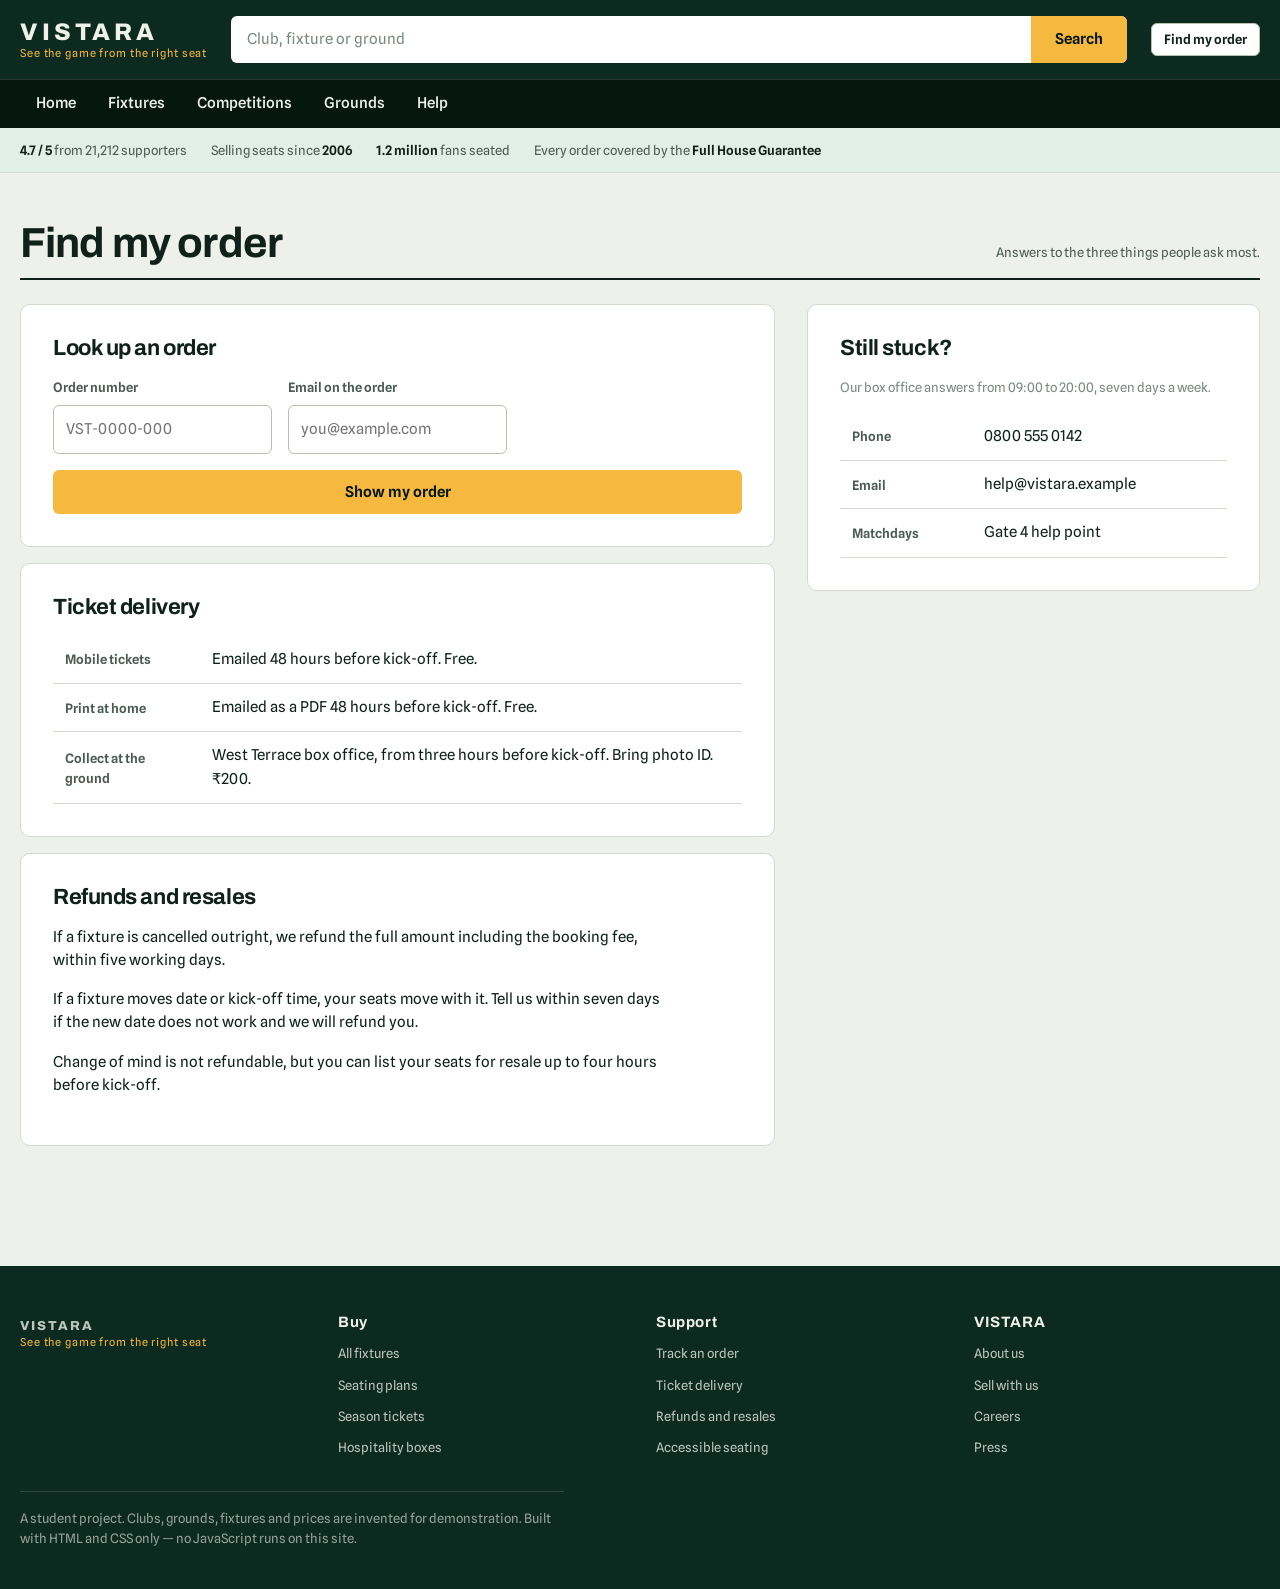
<file: track.html>
<!DOCTYPE html>
<html lang="en">
<head>
  <meta charset="utf-8">
  <meta name="viewport" content="width=device-width, initial-scale=1">
  <title>Find my order · VISTARA</title>
  <meta name="description" content="Look up an order, check delivery, or read the refund rules.">
  <link rel="preconnect" href="https://fonts.googleapis.com">
<link rel="preconnect" href="https://fonts.gstatic.com" crossorigin>
<link href="https://fonts.googleapis.com/css2?family=Archivo:wght@600;700;800&family=Spline+Sans:wght@400;500;600&family=Spline+Sans+Mono:wght@400;600&display=swap" rel="stylesheet">
  <link rel="stylesheet" href="css/tokens.css">
  <link rel="stylesheet" href="css/base.css">
  <link rel="stylesheet" href="css/components.css">
</head>
<body>
<a class="skip" href="#main">Skip to main content</a>

<header class="masthead">
  <div class="shell masthead__bar">
    <a class="wordmark" href="index.html">VISTARA<span>See the game from the right seat</span></a>
    <form class="searchbar" action="fixtures.html" method="get" role="search">
      <label class="visually-hidden" for="q">Search clubs, fixtures or grounds</label>
      <input id="q" name="q" type="text" placeholder="Club, fixture or ground">
      <button type="submit">Search</button>
    </form>
    <div class="masthead__aside">
      <a class="btn btn--ghost btn--sm" href="track.html">Find my order</a>
    </div>
  </div>
  <nav class="nav" aria-label="Primary">
    <div class="shell">
      <ul>
        <li><a href="index.html">Home</a></li>
        <li><a href="fixtures.html">Fixtures</a></li>
        <li>
          <a href="fixtures.html#competitions">Competitions</a>
          <ul class="submenu">
            <li><a href="fixtures.html">Indian Super League</a></li>
            <li><a href="fixtures.html">Durand Cup</a></li>
            <li><a href="fixtures.html">AFC Champions League Two</a></li>
            <li><a href="fixtures.html">Indian Women's League</a></li>
          </ul>
        </li>
        <li>
          <a href="event.html">Grounds</a>
          <ul class="submenu">
            <li><a href="event.html">Mumbai Football Arena</a></li>
            <li><a href="event.html">Kaloor International Stadium</a></li>
            <li><a href="event.html">Fatorda Stadium</a></li>
            <li><a href="event.html">Sree Kanteerava Stadium</a></li>
          </ul>
        </li>
        <li>
          <a href="track.html">Help</a>
          <ul class="submenu">
            <li><a href="track.html">Track an order</a></li>
            <li><a href="track.html#delivery">Ticket delivery</a></li>
            <li><a href="track.html#refunds">Refunds</a></li>
          </ul>
        </li>
      </ul>
    </div>
  </nav>
</header>

<div class="assurance">
  <div class="shell">
    <span><b>4.7 / 5</b> from 21,212 supporters</span>
    <span>Selling seats since <b>2006</b></span>
    <span><b>1.2 million</b> fans seated</span>
    <span>Every order covered by the <b>Full House Guarantee</b></span>
  </div>
</div>

<main id="main" class="shell section">

  <div class="section__head">
    <h1>Find my order</h1>
    <p>Answers to the three things people ask most.</p>
  </div>

  <div class="checkout">
    <div>
      <div class="panel">
        <h2>Look up an order</h2>
        <form class="formgrid" action="confirmation.html" method="get">
          <div class="field">
            <label for="ord">Order number</label>
            <input id="ord" name="ord" type="text" placeholder="VST-0000-000">
          </div>
          <div class="field">
            <label for="oem">Email on the order</label>
            <input id="oem" name="oem" type="email" placeholder="you@example.com">
          </div>
          <div class="field span-2">
            <button class="btn btn--primary" type="submit">Show my order</button>
          </div>
        </form>
      </div>

      <div class="panel" id="delivery">
        <h2>Ticket delivery</h2>
        <table class="table">
          <tr><th>Mobile tickets</th><td>Emailed 48 hours before kick-off. Free.</td></tr>
          <tr><th>Print at home</th><td>Emailed as a PDF 48 hours before kick-off. Free.</td></tr>
          <tr><th>Collect at the ground</th><td>West Terrace box office, from three hours before kick-off. Bring photo ID. ₹200.</td></tr>
        </table>
      </div>

      <div class="panel" id="refunds">
        <h2>Refunds and resales</h2>
        <p>If a fixture is cancelled outright, we refund the full amount including the booking fee, within five working days.</p>
        <p>If a fixture moves date or kick-off time, your seats move with it. Tell us within seven days if the new date does not work and we will refund you.</p>
        <p>Change of mind is not refundable, but you can list your seats for resale up to four hours before kick-off.</p>
      </div>
    </div>

    <aside class="panel summary">
      <h2>Still stuck?</h2>
      <p class="hint">Our box office answers from 09:00 to 20:00, seven days a week.</p>
      <table class="table">
        <tr><th>Phone</th><td>0800 555 0142</td></tr>
        <tr><th>Email</th><td>help@vistara.example</td></tr>
        <tr><th>Matchdays</th><td>Gate 4 help point</td></tr>
      </table>
    </aside>
  </div>

</main>

<footer class="footer">
  <div class="shell">
    <div class="footer__cols">
      <div>
        <a class="wordmark" href="index.html">VISTARA<span>See the game from the right seat</span></a>
      </div>
      <div>
        <h4>Buy</h4>
        <ul>
          <li><a href="fixtures.html">All fixtures</a></li>
          <li><a href="event.html">Seating plans</a></li>
          <li><a href="fixtures.html">Season tickets</a></li>
          <li><a href="event.html">Hospitality boxes</a></li>
        </ul>
      </div>
      <div>
        <h4>Support</h4>
        <ul>
          <li><a href="track.html">Track an order</a></li>
          <li><a href="track.html#delivery">Ticket delivery</a></li>
          <li><a href="track.html#refunds">Refunds and resales</a></li>
          <li><a href="track.html">Accessible seating</a></li>
        </ul>
      </div>
      <div>
        <h4>VISTARA</h4>
        <ul>
          <li><a href="index.html">About us</a></li>
          <li><a href="index.html">Sell with us</a></li>
          <li><a href="index.html">Careers</a></li>
          <li><a href="index.html">Press</a></li>
        </ul>
      </div>
    </div>
    <p class="footer__legal">
      A student project. Clubs, grounds, fixtures and prices are invented for demonstration.
      Built with HTML and CSS only — no JavaScript runs on this site.
    </p>
  </div>
</footer>
</body>
</html>
</file>
<file: css/tokens.css>
/* ==========================================================================
   VISTARA — design tokens
   Palette: a floodlit pitch at night. Deep grass-black, chalk paper,
   floodlight amber, terrace claret.
   ========================================================================== */

:root {
  /* Colour */
  --pitch:        #0D2A20;
  --pitch-deep:   #06170F;
  --pitch-soft:   #17402F;
  --paper:        #EEF1EB;
  --card:         #FFFFFF;
  --ink:          #10211B;
  --ink-soft:     #4B5B53;
  --ink-faint:    #7A897F;
  --line:         #D3DACF;
  --line-strong:  #B6C1B2;
  --flood:        #F5B93F;
  --flood-deep:   #D89A1D;
  --claret:       #7A1E3C;
  --claret-soft:  #F3E4E9;
  --grass:        #2E7D52;
  --grass-soft:   #E1F0E6;
  --alert:        #B3261E;

  /* Price bands */
  --band-box:     #7A1E3C;
  --band-gold:    #F5B93F;
  --band-silver:  #6E9CC4;
  --band-bronze:  #8FAE7C;

  /* Type */
  --display: "Archivo", "Helvetica Neue", Arial, sans-serif;
  --body:    "Spline Sans", "Segoe UI", system-ui, sans-serif;
  --mono:    "Spline Sans Mono", ui-monospace, "SF Mono", Menlo, monospace;

  --step--1: 0.8125rem;
  --step-0:  0.9375rem;
  --step-1:  1.0625rem;
  --step-2:  1.375rem;
  --step-3:  1.875rem;
  --step-4:  2.625rem;
  --step-5:  clamp(2.75rem, 6vw, 4.5rem);

  /* Space */
  --s1: 0.25rem;
  --s2: 0.5rem;
  --s3: 0.75rem;
  --s4: 1rem;
  --s5: 1.5rem;
  --s6: 2rem;
  --s7: 3rem;
  --s8: 4.5rem;

  /* Shape */
  --r-sm: 3px;
  --r-md: 6px;
  --r-lg: 10px;
  --shell: 1240px;
}
</file>
<file: css/base.css>
/* ==========================================================================
   VISTARA — reset, typography, page shell
   ========================================================================== */

*, *::before, *::after { box-sizing: border-box; }

html { -webkit-text-size-adjust: 100%; scroll-behavior: smooth; }

body {
  margin: 0;
  background: var(--paper);
  color: var(--ink);
  font-family: var(--body);
  font-size: var(--step-0);
  line-height: 1.55;
  -webkit-font-smoothing: antialiased;
}

img, svg { display: block; max-width: 100%; }

h1, h2, h3, h4 {
  font-family: var(--display);
  font-weight: 700;
  letter-spacing: -0.02em;
  line-height: 1.08;
  margin: 0;
}

h1 { font-size: var(--step-4); }
h2 { font-size: var(--step-3); }
h3 { font-size: var(--step-2); }

p { margin: 0 0 var(--s4); max-width: 68ch; }

a { color: inherit; }

button, input, select { font: inherit; color: inherit; }

:focus-visible {
  outline: 3px solid var(--flood);
  outline-offset: 2px;
  border-radius: var(--r-sm);
}

.skip {
  position: absolute;
  left: -9999px;
  background: var(--ink);
  color: var(--paper);
  padding: var(--s3) var(--s4);
  z-index: 99;
}
.skip:focus { left: var(--s4); top: var(--s4); }

.shell {
  width: min(100% - 2.5rem, var(--shell));
  margin-inline: auto;
}

.visually-hidden {
  position: absolute; width: 1px; height: 1px;
  overflow: hidden; clip: rect(0 0 0 0); white-space: nowrap;
}

/* --- Masthead ------------------------------------------------------------ */

.masthead {
  background: var(--pitch);
  color: var(--paper);
}

.masthead__bar {
  display: flex;
  align-items: center;
  gap: var(--s5);
  padding-block: var(--s4);
  flex-wrap: wrap;
}

.wordmark {
  font-family: var(--display);
  font-weight: 800;
  font-size: 1.5rem;
  letter-spacing: 0.16em;
  text-decoration: none;
  line-height: 1;
  display: inline-flex;
  flex-direction: column;
  gap: 4px;
}
.wordmark span {
  font-family: var(--body);
  font-size: 0.6875rem;
  letter-spacing: 0.08em;
  font-weight: 400;
  color: var(--flood);
}

/* Search field — no JS, it is a plain GET form that lands on fixtures.html */
.searchbar {
  flex: 1 1 22rem;
  display: flex;
  background: var(--card);
  border-radius: var(--r-md);
  overflow: hidden;
  min-width: 15rem;
}
.searchbar input {
  flex: 1;
  border: 0;
  padding: var(--s3) var(--s4);
  background: transparent;
  color: var(--ink);
}
.searchbar input::placeholder { color: var(--ink-faint); }
.searchbar button {
  border: 0;
  background: var(--flood);
  color: var(--pitch-deep);
  font-weight: 600;
  padding-inline: var(--s5);
  cursor: pointer;
}
.searchbar button:hover { background: var(--flood-deep); }

.masthead__aside {
  display: flex;
  gap: var(--s3);
  align-items: center;
  margin-left: auto;
}

/* --- Primary navigation (hover + focus dropdowns, pure CSS) -------------- */

.nav {
  border-top: 1px solid rgba(244, 242, 236, 0.14);
  background: var(--pitch-deep);
}
.nav ul { list-style: none; margin: 0; padding: 0; display: flex; flex-wrap: wrap; }
.nav > .shell > ul > li { position: relative; }
.nav a {
  display: block;
  text-decoration: none;
  padding: var(--s3) var(--s4);
  font-weight: 500;
  color: var(--paper);
}
.nav > .shell > ul > li > a[aria-current="page"] { box-shadow: inset 0 -3px 0 var(--flood); }
.nav a:hover { background: var(--pitch-soft); }

.nav .submenu {
  position: absolute;
  top: 100%;
  left: 0;
  min-width: 13rem;
  background: var(--pitch-deep);
  border: 1px solid var(--pitch-soft);
  border-top: 0;
  flex-direction: column;
  display: none;
  z-index: 40;
}
.nav li:hover > .submenu,
.nav li:focus-within > .submenu { display: flex; }

/* --- Trust strip --------------------------------------------------------- */

.assurance {
  background: var(--grass-soft);
  border-bottom: 1px solid var(--line);
  font-size: var(--step--1);
}
.assurance .shell {
  display: flex;
  flex-wrap: wrap;
  gap: var(--s5);
  padding-block: var(--s3);
  color: var(--ink-soft);
}
.assurance b { color: var(--ink); font-weight: 600; }

/* --- Footer -------------------------------------------------------------- */

.footer {
  background: var(--pitch);
  color: var(--paper);
  margin-top: var(--s8);
  padding-block: var(--s7) var(--s5);
}
.footer__cols {
  display: grid;
  gap: var(--s6);
  grid-template-columns: repeat(auto-fit, minmax(12rem, 1fr));
}
.footer h4 { font-size: var(--step-0); letter-spacing: 0.04em; margin-bottom: var(--s3); }
.footer ul { list-style: none; margin: 0; padding: 0; display: grid; gap: var(--s2); }
.footer a { color: rgba(238, 241, 235, 0.78); text-decoration: none; font-size: var(--step--1); }
.footer a:hover { color: var(--flood); text-decoration: underline; }
.footer__legal {
  margin-top: var(--s6);
  padding-top: var(--s4);
  border-top: 1px solid rgba(238, 241, 235, 0.16);
  font-size: var(--step--1);
  color: rgba(238, 241, 235, 0.6);
}

@media (prefers-reduced-motion: reduce) {
  * { animation-duration: 0.001ms !important; transition-duration: 0.001ms !important; }
  html { scroll-behavior: auto; }
}
</file>
<file: css/components.css>
/* ==========================================================================
   VISTARA — components
   ========================================================================== */

/* --- Buttons ------------------------------------------------------------- */

.btn {
  display: inline-flex;
  align-items: center;
  justify-content: center;
  gap: var(--s2);
  padding: var(--s3) var(--s5);
  border: 1px solid transparent;
  border-radius: var(--r-md);
  font-weight: 600;
  text-decoration: none;
  cursor: pointer;
  line-height: 1.2;
}
.btn--primary { background: var(--flood); color: var(--pitch-deep); }
.btn--primary:hover { background: var(--flood-deep); }
.btn--dark { background: var(--pitch); color: var(--paper); }
.btn--dark:hover { background: var(--pitch-soft); }
.btn--ghost { border-color: var(--line-strong); background: var(--card); color: var(--ink); }
.btn--ghost:hover { border-color: var(--ink); }
.btn--wide { width: 100%; }
.btn--sm { padding: var(--s2) var(--s3); font-size: var(--step--1); }

.textlink { color: var(--claret); font-weight: 600; text-underline-offset: 3px; }

/* --- Section headings ---------------------------------------------------- */

.section { padding-block: var(--s7); }
.section__head {
  display: flex;
  align-items: baseline;
  justify-content: space-between;
  gap: var(--s4);
  margin-bottom: var(--s5);
  border-bottom: 2px solid var(--ink);
  padding-bottom: var(--s3);
}
.section__head p { margin: 0; color: var(--ink-soft); font-size: var(--step--1); }

/* --- Home hero: the seating bowl is the hero ----------------------------- */

.hero {
  background:
    radial-gradient(900px 420px at 50% -5%, rgba(245, 185, 63, 0.22), transparent 70%),
    var(--pitch-deep);
  color: var(--paper);
  padding-block: var(--s7) var(--s8);
  overflow: hidden;
}
.hero__grid {
  display: grid;
  gap: var(--s6);
  grid-template-columns: minmax(0, 0.9fr) minmax(0, 1.1fr);
  align-items: center;
}
.hero h1 {
  font-size: var(--step-5);
  font-weight: 800;
  letter-spacing: -0.035em;
}
.hero__lede {
  color: rgba(238, 241, 235, 0.82);
  font-size: var(--step-1);
  max-width: 34ch;
}
.hero__search {
  display: flex;
  background: var(--card);
  border-radius: var(--r-md);
  overflow: hidden;
  max-width: 34rem;
  margin-bottom: var(--s4);
}
.hero__search input { flex: 1; border: 0; padding: var(--s4); background: transparent; color: var(--ink); }
.hero__search button { border: 0; background: var(--flood); color: var(--pitch-deep); font-weight: 700; padding-inline: var(--s5); cursor: pointer; }
.hero__quick { display: flex; flex-wrap: wrap; gap: var(--s2); font-size: var(--step--1); }
.hero__quick a {
  text-decoration: none;
  border: 1px solid rgba(238, 241, 235, 0.3);
  border-radius: 999px;
  padding: 4px var(--s3);
  color: rgba(238, 241, 235, 0.86);
}
.hero__quick a:hover { border-color: var(--flood); color: var(--flood); }

.hero__bowl { position: relative; }
.hero__bowl .bowl { filter: drop-shadow(0 22px 40px rgba(0, 0, 0, 0.45)); }
.hero__bowl figcaption {
  font-size: var(--step--1);
  color: rgba(238, 241, 235, 0.6);
  text-align: center;
  margin-top: var(--s2);
}

/* --- Competition tiles --------------------------------------------------- */

.tiles {
  display: grid;
  gap: var(--s4);
  grid-template-columns: repeat(auto-fit, minmax(14rem, 1fr));
}
.tile {
  position: relative;
  text-decoration: none;
  border-radius: var(--r-lg);
  overflow: hidden;
  min-height: 11rem;
  padding: var(--s5);
  display: flex;
  flex-direction: column;
  justify-content: flex-end;
  color: #fff;
  background: var(--pitch);
}
.tile::before {
  content: "";
  position: absolute;
  inset: 0;
  background-image:
    repeating-linear-gradient(115deg, rgba(255, 255, 255, 0.09) 0 26px, transparent 26px 60px);
}
.tile--a { background: linear-gradient(140deg, #1B3A6B, #0B1B33); }
.tile--b { background: linear-gradient(140deg, #7A1E3C, #2B0A16); }
.tile--c { background: linear-gradient(140deg, #14513A, #06170F); }
.tile--d { background: linear-gradient(140deg, #8A5A10, #2E1D02); }
.tile__kicker {
  position: relative;
  font-size: 0.6875rem;
  letter-spacing: 0.1em;
  color: var(--flood);
  margin-bottom: var(--s2);
}
.tile strong {
  position: relative;
  font-family: var(--display);
  font-size: var(--step-2);
  font-weight: 800;
  letter-spacing: -0.02em;
}
.tile span.meta { position: relative; font-size: var(--step--1); color: rgba(255, 255, 255, 0.76); }

/* --- Fixture list -------------------------------------------------------- */

.fixtures { display: grid; gap: var(--s3); }

.fixture {
  display: grid;
  grid-template-columns: 5.5rem 1fr auto;
  gap: var(--s4);
  align-items: center;
  background: var(--card);
  border: 1px solid var(--line);
  border-radius: var(--r-md);
  padding: var(--s4);
}
.fixture:hover { border-color: var(--line-strong); }

.fixture__date {
  text-align: center;
  border-right: 1px solid var(--line);
  padding-right: var(--s3);
  line-height: 1.15;
}
.fixture__date b { display: block; font-family: var(--display); font-size: var(--step-2); }
.fixture__date span { display: block; font-size: var(--step--1); color: var(--ink-faint); }

.fixture__comp { font-size: var(--step--1); color: var(--claret); font-weight: 600; }
.fixture h3 { font-size: var(--step-1); margin: 2px 0; }
.fixture__venue { font-size: var(--step--1); color: var(--ink-soft); }
.fixture__cta { text-align: right; display: grid; gap: 4px; justify-items: end; }
.fixture__from { font-size: var(--step--1); color: var(--ink-faint); }

/* --- Sidebar club index -------------------------------------------------- */

.index-list { list-style: none; margin: 0 0 var(--s5); padding: 0; display: grid; gap: var(--s1); }
.index-list a {
  display: flex;
  justify-content: space-between;
  gap: var(--s3);
  text-decoration: none;
  padding: var(--s2) 0;
  border-bottom: 1px solid var(--line);
  font-size: var(--step-0);
}
.index-list a:hover { color: var(--claret); }
.index-list span { color: var(--ink-faint); font-size: var(--step--1); }

/* --- Assurance / value cards -------------------------------------------- */

.promise {
  background: var(--card);
  border: 1px solid var(--line);
  border-radius: var(--r-lg);
  padding: var(--s6);
  display: grid;
  gap: var(--s5);
  grid-template-columns: minmax(0, 0.8fr) minmax(0, 1.2fr);
  align-items: center;
}
.promise__list { display: grid; gap: var(--s3); margin: 0; }
.promise__list div {
  border-left: 3px solid var(--grass);
  padding-left: var(--s4);
}
.promise__list b { display: block; }
.promise__list p { margin: 0; font-size: var(--step--1); color: var(--ink-soft); }

/* --- Event header -------------------------------------------------------- */

.eventhead {
  background: var(--pitch);
  color: var(--paper);
  padding-block: var(--s6);
}
.eventhead__grid {
  display: grid;
  gap: var(--s6);
  grid-template-columns: minmax(0, 1.4fr) minmax(0, 0.9fr);
  align-items: start;
}
.eventhead__comp { color: var(--flood); font-size: var(--step--1); font-weight: 600; letter-spacing: 0.06em; }
.eventhead h1 { font-size: var(--step-4); margin-block: var(--s2) var(--s3); }
.eventhead dl { display: grid; gap: var(--s2); margin: 0 0 var(--s4); }
.eventhead dl div { display: flex; gap: var(--s3); font-size: var(--step-0); }
.eventhead dt { color: rgba(238, 241, 235, 0.6); min-width: 5.5rem; }
.eventhead__price { font-family: var(--display); font-size: var(--step-3); font-weight: 800; }
.eventhead__price span { font-family: var(--body); font-size: var(--step--1); font-weight: 400; color: rgba(238, 241, 235, 0.7); }

.checks { list-style: none; margin: 0; padding: 0; display: grid; gap: var(--s3); }
.checks li {
  display: grid;
  grid-template-columns: 1.4rem 1fr;
  gap: var(--s3);
  font-size: var(--step-0);
  color: rgba(238, 241, 235, 0.88);
}
.checks li::before {
  content: "";
  width: 1.1rem; height: 1.1rem;
  border-radius: 50%;
  border: 2px solid var(--flood);
  margin-top: 4px;
}

/* --- Filter rail (radios, no JS) ---------------------------------------- */

.filters {
  background: var(--card);
  border: 1px solid var(--line);
  border-radius: var(--r-lg);
  padding: var(--s5);
  display: grid;
  gap: var(--s5);
  grid-template-columns: repeat(auto-fit, minmax(13rem, 1fr));
  align-items: end;
  margin-block: var(--s6);
}
.field { display: grid; gap: var(--s2); }
.field > label, .field > legend {
  font-size: var(--step--1);
  font-weight: 600;
  color: var(--ink-soft);
  padding: 0;
}
.field select, .field input[type="text"], .field input[type="email"], .field input[type="tel"] {
  border: 1px solid var(--line-strong);
  border-radius: var(--r-md);
  padding: var(--s3);
  background: var(--card);
  width: 100%;
}
fieldset.field { border: 0; margin: 0; padding: 0; }

.chips { display: flex; flex-wrap: wrap; gap: 0; border: 1px solid var(--line-strong); border-radius: var(--r-md); overflow: hidden; width: max-content; max-width: 100%; }
.chips input { position: absolute; opacity: 0; width: 1px; height: 1px; }
.chips label {
  padding: var(--s3) var(--s4);
  cursor: pointer;
  border-right: 1px solid var(--line);
  font-size: var(--step-0);
}
.chips label:last-of-type { border-right: 0; }
.chips input:checked + label { background: var(--pitch); color: var(--paper); font-weight: 600; }
.chips input:focus-visible + label { outline: 3px solid var(--flood); outline-offset: -3px; }

/* Switch */
.switch { display: inline-flex; align-items: center; gap: var(--s3); cursor: pointer; font-size: var(--step-0); }
.switch input { position: absolute; opacity: 0; }
.switch i {
  width: 2.6rem; height: 1.4rem;
  border-radius: 999px;
  background: var(--line-strong);
  position: relative;
  transition: background 0.15s;
}
.switch i::after {
  content: "";
  position: absolute;
  top: 3px; left: 3px;
  width: 1.1rem; height: 1.1rem;
  border-radius: 50%;
  background: var(--card);
  transition: transform 0.15s;
}
.switch input:checked + i { background: var(--grass); }
.switch input:checked + i::after { transform: translateX(1.15rem); }
.switch input:focus-visible + i { outline: 3px solid var(--flood); outline-offset: 2px; }

/* --- Offer list: ticket stubs ------------------------------------------- */

.listing {
  display: grid;
  gap: var(--s6);
  grid-template-columns: minmax(0, 0.95fr) minmax(0, 1.05fr);
  align-items: start;
}

.offers { display: grid; gap: var(--s4); }

.offer {
  position: relative;
  background: var(--card);
  border: 1px solid var(--line);
  border-radius: var(--r-md);
  padding: var(--s5);
  display: grid;
  gap: var(--s4);
  grid-template-columns: 1fr auto;
}
/* perforated stub edge */
.offer::before,
.offer::after {
  content: "";
  position: absolute;
  width: 14px; height: 14px;
  border-radius: 50%;
  background: var(--paper);
  border: 1px solid var(--line);
  top: 50%;
  transform: translateY(-50%);
}
.offer::before { left: -8px; border-right-color: var(--card); }
.offer::after  { right: -8px; border-left-color: var(--card); }

.offer__band {
  display: inline-block;
  width: 10px; height: 10px;
  border-radius: 2px;
  margin-right: var(--s2);
  vertical-align: baseline;
}
.band--gold   { background: var(--band-gold); }
.band--silver { background: var(--band-silver); }
.band--bronze { background: var(--band-bronze); }
.band--box    { background: var(--band-box); }

.offer h3 { font-size: var(--step-1); }
.offer__sub { font-size: var(--step--1); color: var(--ink-soft); margin-bottom: var(--s3); }
.offer__facts { list-style: none; margin: 0; padding: 0; display: grid; gap: var(--s1); font-size: var(--step--1); color: var(--ink-soft); }
.offer__facts li::before { content: "— "; color: var(--ink-faint); }

.offer__buy { text-align: right; display: grid; gap: var(--s2); justify-items: end; align-content: start; min-width: 9rem; }
.offer__price { font-family: var(--display); font-size: var(--step-2); font-weight: 800; }
.offer__price span { display: block; font-family: var(--body); font-size: var(--step--1); font-weight: 400; color: var(--ink-faint); }

.flag { font-size: var(--step--1); font-weight: 600; }
.flag--last { color: var(--alert); }
.flag--best { color: var(--grass); }

/* --- Map panel ----------------------------------------------------------- */

.mappanel {
  position: sticky;
  top: var(--s4);
  background: var(--pitch-deep);
  border-radius: var(--r-lg);
  padding: var(--s5);
  color: var(--paper);
}
.mappanel__head { display: flex; justify-content: space-between; align-items: baseline; gap: var(--s4); margin-bottom: var(--s3); }
.mappanel__head h2 { font-size: var(--step-2); }
.mappanel__head p { margin: 0; font-size: var(--step--1); color: rgba(238, 241, 235, 0.62); }

.legend { display: flex; flex-wrap: wrap; gap: var(--s4); margin-top: var(--s4); font-size: var(--step--1); color: rgba(238, 241, 235, 0.8); }
.legend span { display: inline-flex; align-items: center; gap: var(--s2); }
.legend i { width: 12px; height: 12px; border-radius: 2px; display: inline-block; }

/* --- Bowl SVG ------------------------------------------------------------ */

.bowl { width: 100%; height: auto; }
.bowl-pitch rect, .bowl-pitch circle, .bowl-pitch line { fill: #143A28; stroke: rgba(238, 241, 235, 0.45); stroke-width: 1.5; }
.bowl-pitch rect:first-child { fill: #17462F; }
.bowl-stand text {
  fill: rgba(238, 241, 235, 0.55);
  font-family: var(--body);
  font-size: 15px;
  letter-spacing: 0.14em;
}
.blk path { stroke: var(--pitch-deep); stroke-width: 2; transition: filter 0.12s ease, opacity 0.12s ease; }
.blk text { fill: var(--pitch-deep); font-family: var(--body); font-weight: 600; text-anchor: middle; dominant-baseline: middle; pointer-events: none; }
.blk--gold   path { fill: var(--band-gold); }
.blk--silver path { fill: var(--band-silver); }
.blk--bronze path { fill: var(--band-bronze); }
.blk--box    path { fill: var(--band-box); }
.blk--box    text { fill: #fff; }
.blk:hover path { filter: brightness(1.18); stroke: var(--paper); }
.blk:focus-visible path { stroke: var(--flood); stroke-width: 4; outline: none; }

/* --- Booking step rail --------------------------------------------------- */

.steps { list-style: none; margin: 0; padding: 0; display: flex; flex-wrap: wrap; gap: var(--s5); font-size: var(--step--1); color: var(--ink-faint); padding-block: var(--s4); }
.steps li { display: flex; align-items: center; gap: var(--s2); }
.steps b { font-family: var(--display); font-size: var(--step-1); color: var(--line-strong); }
.steps .is-current { color: var(--ink); font-weight: 600; }
.steps .is-current b { color: var(--claret); }
.steps .is-done b { color: var(--grass); }

/* --- Forms / checkout ---------------------------------------------------- */

.checkout {
  display: grid;
  gap: var(--s6);
  grid-template-columns: minmax(0, 1.25fr) minmax(0, 0.75fr);
  align-items: start;
}
.panel {
  background: var(--card);
  border: 1px solid var(--line);
  border-radius: var(--r-lg);
  padding: var(--s6);
}
.panel + .panel { margin-top: var(--s4); }
.panel h2 { font-size: var(--step-2); margin-bottom: var(--s4); }
.formgrid { display: grid; gap: var(--s4); grid-template-columns: repeat(auto-fit, minmax(13rem, 1fr)); }
.formgrid .span-2 { grid-column: 1 / -1; }
.hint { font-size: var(--step--1); color: var(--ink-faint); }

.summary { position: sticky; top: var(--s4); }
.summary dl { margin: 0; display: grid; gap: var(--s3); }
.summary dl div { display: flex; justify-content: space-between; gap: var(--s4); font-size: var(--step-0); }
.summary dt { color: var(--ink-soft); }
.summary dd { margin: 0; font-weight: 600; }
.summary .total {
  border-top: 2px solid var(--ink);
  margin-top: var(--s4);
  padding-top: var(--s4);
  font-family: var(--display);
  font-size: var(--step-2);
  font-weight: 800;
}

/* --- Confirmation stub --------------------------------------------------- */

.stub {
  background: var(--card);
  border: 1px solid var(--line);
  border-radius: var(--r-lg);
  display: grid;
  grid-template-columns: minmax(0, 1fr) 13rem;
  overflow: hidden;
  max-width: 46rem;
}
.stub__main { padding: var(--s6); }
.stub__tear {
  border-left: 2px dashed var(--line-strong);
  padding: var(--s5);
  display: grid;
  gap: var(--s3);
  align-content: center;
  justify-items: center;
  background: repeating-linear-gradient(0deg, var(--paper) 0 6px, var(--card) 6px 12px);
  text-align: center;
}
.code {
  width: 8rem; height: 8rem;
  background:
    repeating-conic-gradient(var(--ink) 0% 25%, var(--card) 0% 50%) 0 0 / 16px 16px,
    var(--card);
  border: 6px solid var(--card);
  outline: 1px solid var(--line);
}

/* --- Tables (order tracking) -------------------------------------------- */

.table { width: 100%; border-collapse: collapse; font-size: var(--step-0); }
.table th, .table td { text-align: left; padding: var(--s3); border-bottom: 1px solid var(--line); }
.table th { font-weight: 600; color: var(--ink-soft); font-size: var(--step--1); }

/* --- Responsive ---------------------------------------------------------- */

@media (max-width: 960px) {
  .hero__grid, .eventhead__grid, .listing, .checkout, .promise { grid-template-columns: 1fr; }
  .mappanel, .summary { position: static; }
}
@media (max-width: 640px) {
  .fixture { grid-template-columns: 4.5rem 1fr; }
  .fixture__cta { grid-column: 1 / -1; justify-items: stretch; text-align: left; }
  .fixture__cta .btn { width: 100%; }
  .offer { grid-template-columns: 1fr; }
  .offer__buy { justify-items: stretch; text-align: left; }
  .stub { grid-template-columns: 1fr; }
  .stub__tear { border-left: 0; border-top: 2px dashed var(--line-strong); }
}

/* Seat-count select inside an offer card */
.qty {
  border: 1px solid var(--line-strong);
  border-radius: var(--r-md);
  padding: var(--s2) var(--s3);
  background: var(--card);
  font-size: var(--step--1);
}
</file>
<file: css/seatmap.css>
/* ==========================================================================
   VISTARA — seat picker
   Selection is plain <input type="checkbox"> + :checked.
   The running count and money totals are CSS counters — no script anywhere.
   ========================================================================== */

.seatwrap {
  counter-reset: picked subtotal fees total;
  --seat-price: 12000;
}

/* hidden anchors that let a block on the bowl retarget this page */
.anchor { display: block; height: 0; overflow: hidden; }

.blk-bar {
  background: var(--pitch);
  color: var(--paper);
  padding-block: var(--s5);
}
.blk-bar__grid { display: flex; flex-wrap: wrap; align-items: center; gap: var(--s5); }
.blk-bar h1 { font-size: var(--step-3); }
.blk-name::after { content: "108"; }
.blk-band { font-size: var(--step--1); color: rgba(238, 241, 235, 0.7); }
.blk-band-val::after { content: "Bronze"; color: var(--flood); font-weight: 600; }
.blk-meta { font-size: var(--step--1); color: rgba(238, 241, 235, 0.7); margin: 0; }
.blk-bar__back { margin-left: auto; }

/* --- The stand ----------------------------------------------------------- */

.stand {
  background: var(--pitch-deep);
  border-radius: var(--r-lg);
  padding: var(--s6) var(--s5);
  overflow-x: auto;
}

.pitchline {
  text-align: center;
  color: var(--pitch-deep);
  background: linear-gradient(180deg, var(--flood), var(--flood-deep));
  border-radius: 999px;
  font-size: var(--step--1);
  font-weight: 600;
  letter-spacing: 0.18em;
  padding: var(--s2);
  max-width: 44rem;
  margin: 0 auto var(--s6);
}

.zone { margin-bottom: var(--s5); width: max-content; max-width: 100%; margin-inline: auto; }
.zone__label {
  display: flex;
  justify-content: space-between;
  align-items: baseline;
  gap: var(--s4);
  color: rgba(238, 241, 235, 0.72);
  font-size: var(--step--1);
  border-bottom: 1px solid rgba(238, 241, 235, 0.16);
  padding-bottom: var(--s2);
  margin-bottom: var(--s4);
  min-width: 34rem;
}
.zone__label b { color: var(--paper); font-family: var(--display); font-size: var(--step-0); }

.row {
  display: flex;
  align-items: center;
  gap: 5px;
  margin-bottom: 5px;
  min-width: 34rem;
}
.row__id {
  width: 1.6rem;
  flex: none;
  font-family: var(--mono);
  font-size: 0.75rem;
  color: rgba(238, 241, 235, 0.55);
  text-align: center;
}
.aisle { width: 1.4rem; flex: none; }

.seat { position: relative; display: inline-grid; flex: none; }
.seat input {
  position: absolute;
  inset: 0;
  opacity: 0;
  margin: 0;
  cursor: pointer;
}
.seat label,
.seat--taken .seat-no {
  display: grid;
  place-items: center;
  width: 1.5rem;
  height: 1.35rem;
  border-radius: 4px 4px 2px 2px;
  font-family: var(--mono);
  font-size: 0.625rem;
  cursor: pointer;
  user-select: none;
  color: var(--pitch-deep);
}

.zone--front .seat label { background: #E9D7A8; }
.zone--mid   .seat label { background: #BFD2C4; }
.zone--rear  .seat label { background: #9FB3A8; }

.seat label:hover { outline: 2px solid var(--flood); outline-offset: 1px; }
.seat input:focus-visible + label { outline: 3px solid var(--flood); outline-offset: 2px; }

.seat input:checked + label {
  background: var(--flood);
  color: var(--pitch-deep);
  font-weight: 700;
  box-shadow: 0 0 0 2px var(--paper), 0 0 14px rgba(245, 185, 63, 0.75);
}

.seat--taken .seat-no {
  background: transparent;
  border: 1px dashed rgba(238, 241, 235, 0.22);
  color: rgba(238, 241, 235, 0.25);
  cursor: not-allowed;
}
.seat--access label::after { content: "♿"; font-size: 0.6rem; }

/* --- Running totals, computed with counters ------------------------------ */

.zone--front .seat input:checked + label { counter-increment: picked 1 subtotal 19100 fees 150 total 19250; }
.zone--mid   .seat input:checked + label { counter-increment: picked 1 subtotal 12000 fees 150 total 12150; }
.zone--rear  .seat input:checked + label { counter-increment: picked 1 subtotal 6200 fees 150 total 6350; }

.tally {
  position: sticky;
  bottom: 0;
  z-index: 20;
  background: var(--card);
  border: 1px solid var(--line-strong);
  border-bottom: 0;
  border-radius: var(--r-lg) var(--r-lg) 0 0;
  padding: var(--s4) var(--s5);
  display: flex;
  flex-wrap: wrap;
  align-items: center;
  gap: var(--s5);
  box-shadow: 0 -10px 30px rgba(13, 42, 32, 0.12);
  margin-top: var(--s5);
}
.tally__stat { display: grid; gap: 2px; }
.tally__stat span { font-size: var(--step--1); color: var(--ink-soft); }
.tally__stat b { font-family: var(--display); font-size: var(--step-2); font-weight: 800; }

.tally__count::after { content: counter(picked); }
.tally__sub::after   { content: "₹" counter(subtotal); }
.tally__fees::after  { content: "₹" counter(fees); }
.tally__total::after { content: "₹" counter(total); }

.tally__go { margin-left: auto; }

/* Empty state: nothing picked yet */
.tally__empty { font-size: var(--step--1); color: var(--ink-faint); display: none; }
.seatwrap:not(:has(.seat input:checked)) .tally__empty { display: block; }
.seatwrap:not(:has(.seat input:checked)) .tally__go {
  opacity: 0.45;
  pointer-events: none;
}

/* --- Legend -------------------------------------------------------------- */

.seatlegend {
  display: flex;
  flex-wrap: wrap;
  gap: var(--s5);
  font-size: var(--step--1);
  color: rgba(238, 241, 235, 0.78);
  margin-top: var(--s5);
  padding-top: var(--s4);
  border-top: 1px solid rgba(238, 241, 235, 0.16);
}
.seatlegend span { display: inline-flex; align-items: center; gap: var(--s2); }
.seatlegend i { width: 1.1rem; height: 1rem; border-radius: 4px 4px 2px 2px; display: inline-block; }
.seatlegend .i-front { background: #E9D7A8; }
.seatlegend .i-mid   { background: #BFD2C4; }
.seatlegend .i-rear  { background: #9FB3A8; }
.seatlegend .i-pick  { background: var(--flood); }
.seatlegend .i-gone  { border: 1px dashed rgba(238, 241, 235, 0.35); }
</file>
<file: css/_blocks.css>
/* Generated: each block anchor on the bowl retargets the seat grid header. */
#b101:target ~ .seatwrap .blk-name::after{content:"101"}
#b101:target ~ .seatwrap .blk-band-val::after{content:"Gold"}
#b101:target ~ .seatwrap{--seat-price:19100}
#b102:target ~ .seatwrap .blk-name::after{content:"102"}
#b102:target ~ .seatwrap .blk-band-val::after{content:"Gold"}
#b102:target ~ .seatwrap{--seat-price:19100}
#b103:target ~ .seatwrap .blk-name::after{content:"103"}
#b103:target ~ .seatwrap .blk-band-val::after{content:"Silver"}
#b103:target ~ .seatwrap{--seat-price:12000}
#b104:target ~ .seatwrap .blk-name::after{content:"104"}
#b104:target ~ .seatwrap .blk-band-val::after{content:"Silver"}
#b104:target ~ .seatwrap{--seat-price:12000}
#b105:target ~ .seatwrap .blk-name::after{content:"105"}
#b105:target ~ .seatwrap .blk-band-val::after{content:"Bronze"}
#b105:target ~ .seatwrap{--seat-price:6200}
#b106:target ~ .seatwrap .blk-name::after{content:"106"}
#b106:target ~ .seatwrap .blk-band-val::after{content:"Bronze"}
#b106:target ~ .seatwrap{--seat-price:6200}
#b107:target ~ .seatwrap .blk-name::after{content:"107"}
#b107:target ~ .seatwrap .blk-band-val::after{content:"Bronze"}
#b107:target ~ .seatwrap{--seat-price:6200}
#b108:target ~ .seatwrap .blk-name::after{content:"108"}
#b108:target ~ .seatwrap .blk-band-val::after{content:"Bronze"}
#b108:target ~ .seatwrap{--seat-price:6200}
#b109:target ~ .seatwrap .blk-name::after{content:"109"}
#b109:target ~ .seatwrap .blk-band-val::after{content:"Bronze"}
#b109:target ~ .seatwrap{--seat-price:6200}
#b110:target ~ .seatwrap .blk-name::after{content:"110"}
#b110:target ~ .seatwrap .blk-band-val::after{content:"Bronze"}
#b110:target ~ .seatwrap{--seat-price:6200}
#b111:target ~ .seatwrap .blk-name::after{content:"111"}
#b111:target ~ .seatwrap .blk-band-val::after{content:"Silver"}
#b111:target ~ .seatwrap{--seat-price:12000}
#b112:target ~ .seatwrap .blk-name::after{content:"112"}
#b112:target ~ .seatwrap .blk-band-val::after{content:"Gold"}
#b112:target ~ .seatwrap{--seat-price:19100}
#b113:target ~ .seatwrap .blk-name::after{content:"113"}
#b113:target ~ .seatwrap .blk-band-val::after{content:"Gold"}
#b113:target ~ .seatwrap{--seat-price:19100}
#b114:target ~ .seatwrap .blk-name::after{content:"114"}
#b114:target ~ .seatwrap .blk-band-val::after{content:"Gold"}
#b114:target ~ .seatwrap{--seat-price:19100}
#b115:target ~ .seatwrap .blk-name::after{content:"115"}
#b115:target ~ .seatwrap .blk-band-val::after{content:"Silver"}
#b115:target ~ .seatwrap{--seat-price:12000}
#b116:target ~ .seatwrap .blk-name::after{content:"116"}
#b116:target ~ .seatwrap .blk-band-val::after{content:"Bronze"}
#b116:target ~ .seatwrap{--seat-price:6200}
#b117:target ~ .seatwrap .blk-name::after{content:"117"}
#b117:target ~ .seatwrap .blk-band-val::after{content:"Bronze"}
#b117:target ~ .seatwrap{--seat-price:6200}
#b118:target ~ .seatwrap .blk-name::after{content:"118"}
#b118:target ~ .seatwrap .blk-band-val::after{content:"Bronze"}
#b118:target ~ .seatwrap{--seat-price:6200}
#b119:target ~ .seatwrap .blk-name::after{content:"119"}
#b119:target ~ .seatwrap .blk-band-val::after{content:"Bronze"}
#b119:target ~ .seatwrap{--seat-price:6200}
#b120:target ~ .seatwrap .blk-name::after{content:"120"}
#b120:target ~ .seatwrap .blk-band-val::after{content:"Bronze"}
#b120:target ~ .seatwrap{--seat-price:6200}
#b121:target ~ .seatwrap .blk-name::after{content:"121"}
#b121:target ~ .seatwrap .blk-band-val::after{content:"Bronze"}
#b121:target ~ .seatwrap{--seat-price:6200}
#b122:target ~ .seatwrap .blk-name::after{content:"122"}
#b122:target ~ .seatwrap .blk-band-val::after{content:"Silver"}
#b122:target ~ .seatwrap{--seat-price:12000}
#b123:target ~ .seatwrap .blk-name::after{content:"123"}
#b123:target ~ .seatwrap .blk-band-val::after{content:"Silver"}
#b123:target ~ .seatwrap{--seat-price:12000}
#b124:target ~ .seatwrap .blk-name::after{content:"124"}
#b124:target ~ .seatwrap .blk-band-val::after{content:"Gold"}
#b124:target ~ .seatwrap{--seat-price:19100}
#bM01:target ~ .seatwrap .blk-name::after{content:"M01"}
#bM01:target ~ .seatwrap .blk-band-val::after{content:"Box"}
#bM01:target ~ .seatwrap{--seat-price:30000}
#bM02:target ~ .seatwrap .blk-name::after{content:"M02"}
#bM02:target ~ .seatwrap .blk-band-val::after{content:"Box"}
#bM02:target ~ .seatwrap{--seat-price:30000}
#bM03:target ~ .seatwrap .blk-name::after{content:"M03"}
#bM03:target ~ .seatwrap .blk-band-val::after{content:"Box"}
#bM03:target ~ .seatwrap{--seat-price:30000}
#bM04:target ~ .seatwrap .blk-name::after{content:"M04"}
#bM04:target ~ .seatwrap .blk-band-val::after{content:"Box"}
#bM04:target ~ .seatwrap{--seat-price:30000}
#bM05:target ~ .seatwrap .blk-name::after{content:"M05"}
#bM05:target ~ .seatwrap .blk-band-val::after{content:"Box"}
#bM05:target ~ .seatwrap{--seat-price:30000}
#bM06:target ~ .seatwrap .blk-name::after{content:"M06"}
#bM06:target ~ .seatwrap .blk-band-val::after{content:"Box"}
#bM06:target ~ .seatwrap{--seat-price:30000}
#bM07:target ~ .seatwrap .blk-name::after{content:"M07"}
#bM07:target ~ .seatwrap .blk-band-val::after{content:"Box"}
#bM07:target ~ .seatwrap{--seat-price:30000}
#bM08:target ~ .seatwrap .blk-name::after{content:"M08"}
#bM08:target ~ .seatwrap .blk-band-val::after{content:"Box"}
#bM08:target ~ .seatwrap{--seat-price:30000}
#bM09:target ~ .seatwrap .blk-name::after{content:"M09"}
#bM09:target ~ .seatwrap .blk-band-val::after{content:"Box"}
#bM09:target ~ .seatwrap{--seat-price:30000}
#bM10:target ~ .seatwrap .blk-name::after{content:"M10"}
#bM10:target ~ .seatwrap .blk-band-val::after{content:"Box"}
#bM10:target ~ .seatwrap{--seat-price:30000}
#bM11:target ~ .seatwrap .blk-name::after{content:"M11"}
#bM11:target ~ .seatwrap .blk-band-val::after{content:"Box"}
#bM11:target ~ .seatwrap{--seat-price:30000}
#bM12:target ~ .seatwrap .blk-name::after{content:"M12"}
#bM12:target ~ .seatwrap .blk-band-val::after{content:"Box"}
#bM12:target ~ .seatwrap{--seat-price:30000}
#bM13:target ~ .seatwrap .blk-name::after{content:"M13"}
#bM13:target ~ .seatwrap .blk-band-val::after{content:"Box"}
#bM13:target ~ .seatwrap{--seat-price:30000}
#bM14:target ~ .seatwrap .blk-name::after{content:"M14"}
#bM14:target ~ .seatwrap .blk-band-val::after{content:"Box"}
#bM14:target ~ .seatwrap{--seat-price:30000}
#bM15:target ~ .seatwrap .blk-name::after{content:"M15"}
#bM15:target ~ .seatwrap .blk-band-val::after{content:"Box"}
#bM15:target ~ .seatwrap{--seat-price:30000}
#bM16:target ~ .seatwrap .blk-name::after{content:"M16"}
#bM16:target ~ .seatwrap .blk-band-val::after{content:"Box"}
#bM16:target ~ .seatwrap{--seat-price:30000}
#b201:target ~ .seatwrap .blk-name::after{content:"201"}
#b201:target ~ .seatwrap .blk-band-val::after{content:"Silver"}
#b201:target ~ .seatwrap{--seat-price:12000}
#b202:target ~ .seatwrap .blk-name::after{content:"202"}
#b202:target ~ .seatwrap .blk-band-val::after{content:"Silver"}
#b202:target ~ .seatwrap{--seat-price:12000}
#b203:target ~ .seatwrap .blk-name::after{content:"203"}
#b203:target ~ .seatwrap .blk-band-val::after{content:"Bronze"}
#b203:target ~ .seatwrap{--seat-price:6200}
#b204:target ~ .seatwrap .blk-name::after{content:"204"}
#b204:target ~ .seatwrap .blk-band-val::after{content:"Bronze"}
#b204:target ~ .seatwrap{--seat-price:6200}
#b205:target ~ .seatwrap .blk-name::after{content:"205"}
#b205:target ~ .seatwrap .blk-band-val::after{content:"Bronze"}
#b205:target ~ .seatwrap{--seat-price:6200}
#b206:target ~ .seatwrap .blk-name::after{content:"206"}
#b206:target ~ .seatwrap .blk-band-val::after{content:"Bronze"}
#b206:target ~ .seatwrap{--seat-price:6200}
#b207:target ~ .seatwrap .blk-name::after{content:"207"}
#b207:target ~ .seatwrap .blk-band-val::after{content:"Bronze"}
#b207:target ~ .seatwrap{--seat-price:6200}
#b208:target ~ .seatwrap .blk-name::after{content:"208"}
#b208:target ~ .seatwrap .blk-band-val::after{content:"Bronze"}
#b208:target ~ .seatwrap{--seat-price:6200}
#b209:target ~ .seatwrap .blk-name::after{content:"209"}
#b209:target ~ .seatwrap .blk-band-val::after{content:"Bronze"}
#b209:target ~ .seatwrap{--seat-price:6200}
#b210:target ~ .seatwrap .blk-name::after{content:"210"}
#b210:target ~ .seatwrap .blk-band-val::after{content:"Bronze"}
#b210:target ~ .seatwrap{--seat-price:6200}
#b211:target ~ .seatwrap .blk-name::after{content:"211"}
#b211:target ~ .seatwrap .blk-band-val::after{content:"Bronze"}
#b211:target ~ .seatwrap{--seat-price:6200}
#b212:target ~ .seatwrap .blk-name::after{content:"212"}
#b212:target ~ .seatwrap .blk-band-val::after{content:"Bronze"}
#b212:target ~ .seatwrap{--seat-price:6200}
#b213:target ~ .seatwrap .blk-name::after{content:"213"}
#b213:target ~ .seatwrap .blk-band-val::after{content:"Bronze"}
#b213:target ~ .seatwrap{--seat-price:6200}
#b214:target ~ .seatwrap .blk-name::after{content:"214"}
#b214:target ~ .seatwrap .blk-band-val::after{content:"Silver"}
#b214:target ~ .seatwrap{--seat-price:12000}
#b215:target ~ .seatwrap .blk-name::after{content:"215"}
#b215:target ~ .seatwrap .blk-band-val::after{content:"Silver"}
#b215:target ~ .seatwrap{--seat-price:12000}
#b216:target ~ .seatwrap .blk-name::after{content:"216"}
#b216:target ~ .seatwrap .blk-band-val::after{content:"Silver"}
#b216:target ~ .seatwrap{--seat-price:12000}
#b217:target ~ .seatwrap .blk-name::after{content:"217"}
#b217:target ~ .seatwrap .blk-band-val::after{content:"Bronze"}
#b217:target ~ .seatwrap{--seat-price:6200}
#b218:target ~ .seatwrap .blk-name::after{content:"218"}
#b218:target ~ .seatwrap .blk-band-val::after{content:"Bronze"}
#b218:target ~ .seatwrap{--seat-price:6200}
#b219:target ~ .seatwrap .blk-name::after{content:"219"}
#b219:target ~ .seatwrap .blk-band-val::after{content:"Bronze"}
#b219:target ~ .seatwrap{--seat-price:6200}
#b220:target ~ .seatwrap .blk-name::after{content:"220"}
#b220:target ~ .seatwrap .blk-band-val::after{content:"Bronze"}
#b220:target ~ .seatwrap{--seat-price:6200}
#b221:target ~ .seatwrap .blk-name::after{content:"221"}
#b221:target ~ .seatwrap .blk-band-val::after{content:"Bronze"}
#b221:target ~ .seatwrap{--seat-price:6200}
#b222:target ~ .seatwrap .blk-name::after{content:"222"}
#b222:target ~ .seatwrap .blk-band-val::after{content:"Bronze"}
#b222:target ~ .seatwrap{--seat-price:6200}
#b223:target ~ .seatwrap .blk-name::after{content:"223"}
#b223:target ~ .seatwrap .blk-band-val::after{content:"Bronze"}
#b223:target ~ .seatwrap{--seat-price:6200}
#b224:target ~ .seatwrap .blk-name::after{content:"224"}
#b224:target ~ .seatwrap .blk-band-val::after{content:"Bronze"}
#b224:target ~ .seatwrap{--seat-price:6200}
#b225:target ~ .seatwrap .blk-name::after{content:"225"}
#b225:target ~ .seatwrap .blk-band-val::after{content:"Bronze"}
#b225:target ~ .seatwrap{--seat-price:6200}
#b226:target ~ .seatwrap .blk-name::after{content:"226"}
#b226:target ~ .seatwrap .blk-band-val::after{content:"Bronze"}
#b226:target ~ .seatwrap{--seat-price:6200}
#b227:target ~ .seatwrap .blk-name::after{content:"227"}
#b227:target ~ .seatwrap .blk-band-val::after{content:"Bronze"}
#b227:target ~ .seatwrap{--seat-price:6200}
#b228:target ~ .seatwrap .blk-name::after{content:"228"}
#b228:target ~ .seatwrap .blk-band-val::after{content:"Silver"}
#b228:target ~ .seatwrap{--seat-price:12000}
</file>
